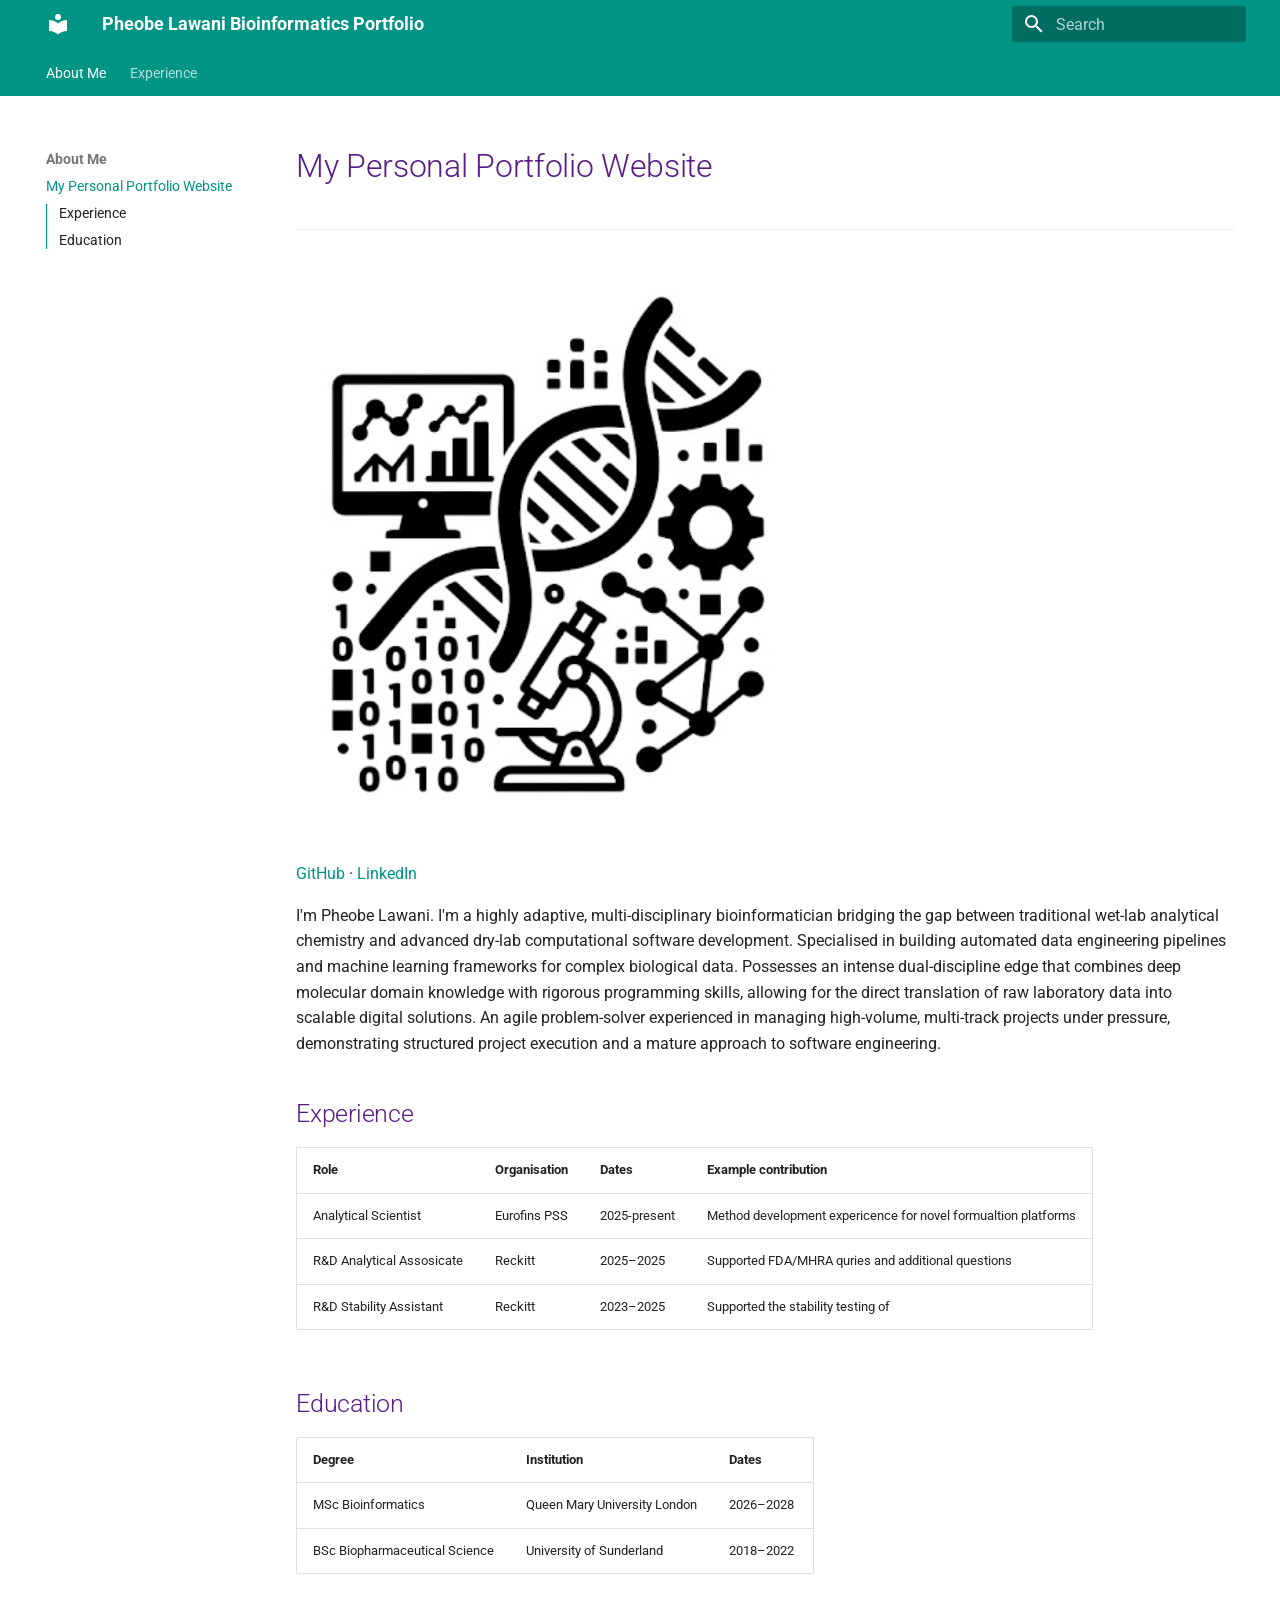
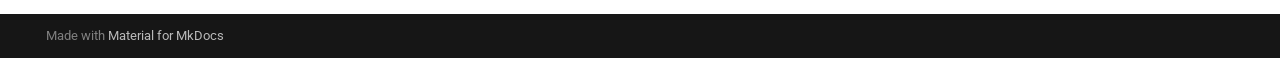
<file: index.html>
<!doctype html>
<html lang="en" class="no-js">
  <head>
    
      <meta charset="utf-8">
      <meta name="viewport" content="width=device-width,initial-scale=1">
      
      
      
      
      
        <link rel="next" href="experience/Unix_and_Genomics/">
      
      
        
      
      
      <link rel="icon" href="assets/images/favicon.png">
      <meta name="generator" content="mkdocs-1.6.1, mkdocs-material-9.7.7">
    
    
      
        <title>My Personal Portfolio Website - Pheobe Lawani Bioinformatics Portfolio</title>
      
    
    
      <link rel="stylesheet" href="assets/stylesheets/main.ec1eaa64.min.css">
      
        
        <link rel="stylesheet" href="assets/stylesheets/palette.ab4e12ef.min.css">
      
      


    
    
      
    
    
      
        
        
        <link rel="preconnect" href="https://fonts.gstatic.com" crossorigin>
        <link rel="stylesheet" href="https://fonts.googleapis.com/css?family=Roboto:300,300i,400,400i,700,700i%7CRoboto+Mono:400,400i,700,700i&display=fallback">
        <style>:root{--md-text-font:"Roboto";--md-code-font:"Roboto Mono"}</style>
      
    
    
      <link rel="stylesheet" href="stylesheets/extra.css">
    
    <script>__md_scope=new URL(".",location),__md_hash=e=>[...e].reduce(((e,_)=>(e<<5)-e+_.charCodeAt(0)),0),__md_get=(e,_=localStorage,t=__md_scope)=>JSON.parse(_.getItem(t.pathname+"."+e)),__md_set=(e,_,t=localStorage,a=__md_scope)=>{try{t.setItem(a.pathname+"."+e,JSON.stringify(_))}catch(e){}}</script>
    
      

    
    
  </head>
  
  
    
    
    
    
    
    <body dir="ltr" data-md-color-scheme="default" data-md-color-primary="teal" data-md-color-accent="indigo">
  
    
    <input class="md-toggle" data-md-toggle="drawer" type="checkbox" id="__drawer" autocomplete="off">
    <input class="md-toggle" data-md-toggle="search" type="checkbox" id="__search" autocomplete="off">
    <label class="md-overlay" for="__drawer"></label>
    <div data-md-component="skip">
      
        
        <a href="#my-personal-portfolio-website" class="md-skip">
          Skip to content
        </a>
      
    </div>
    <div data-md-component="announce">
      
    </div>
    
    
      

<header class="md-header" data-md-component="header">
  <nav class="md-header__inner md-grid" aria-label="Header">
    <a href="." title="Pheobe Lawani Bioinformatics Portfolio" class="md-header__button md-logo" aria-label="Pheobe Lawani Bioinformatics Portfolio" data-md-component="logo">
      
  
  <svg xmlns="http://www.w3.org/2000/svg" viewBox="0 0 24 24"><path d="M12 8a3 3 0 0 0 3-3 3 3 0 0 0-3-3 3 3 0 0 0-3 3 3 3 0 0 0 3 3m0 3.54C9.64 9.35 6.5 8 3 8v11c3.5 0 6.64 1.35 9 3.54 2.36-2.19 5.5-3.54 9-3.54V8c-3.5 0-6.64 1.35-9 3.54"/></svg>

    </a>
    <label class="md-header__button md-icon" for="__drawer">
      
      <svg xmlns="http://www.w3.org/2000/svg" viewBox="0 0 24 24"><path d="M3 6h18v2H3zm0 5h18v2H3zm0 5h18v2H3z"/></svg>
    </label>
    <div class="md-header__title" data-md-component="header-title">
      <div class="md-header__ellipsis">
        <div class="md-header__topic">
          <span class="md-ellipsis">
            Pheobe Lawani Bioinformatics Portfolio
          </span>
        </div>
        <div class="md-header__topic" data-md-component="header-topic">
          <span class="md-ellipsis">
            
              My Personal Portfolio Website
            
          </span>
        </div>
      </div>
    </div>
    
      
    
    
    
    
      
      
        <label class="md-header__button md-icon" for="__search">
          
          <svg xmlns="http://www.w3.org/2000/svg" viewBox="0 0 24 24"><path d="M9.5 3A6.5 6.5 0 0 1 16 9.5c0 1.61-.59 3.09-1.56 4.23l.27.27h.79l5 5-1.5 1.5-5-5v-.79l-.27-.27A6.52 6.52 0 0 1 9.5 16 6.5 6.5 0 0 1 3 9.5 6.5 6.5 0 0 1 9.5 3m0 2C7 5 5 7 5 9.5S7 14 9.5 14 14 12 14 9.5 12 5 9.5 5"/></svg>
        </label>
        <div class="md-search" data-md-component="search" role="dialog">
  <label class="md-search__overlay" for="__search"></label>
  <div class="md-search__inner" role="search">
    <form class="md-search__form" name="search">
      <input type="text" class="md-search__input" name="query" aria-label="Search" placeholder="Search" autocapitalize="off" autocorrect="off" autocomplete="off" spellcheck="false" data-md-component="search-query" required>
      <label class="md-search__icon md-icon" for="__search">
        
        <svg xmlns="http://www.w3.org/2000/svg" viewBox="0 0 24 24"><path d="M9.5 3A6.5 6.5 0 0 1 16 9.5c0 1.61-.59 3.09-1.56 4.23l.27.27h.79l5 5-1.5 1.5-5-5v-.79l-.27-.27A6.52 6.52 0 0 1 9.5 16 6.5 6.5 0 0 1 3 9.5 6.5 6.5 0 0 1 9.5 3m0 2C7 5 5 7 5 9.5S7 14 9.5 14 14 12 14 9.5 12 5 9.5 5"/></svg>
        
        <svg xmlns="http://www.w3.org/2000/svg" viewBox="0 0 24 24"><path d="M20 11v2H8l5.5 5.5-1.42 1.42L4.16 12l7.92-7.92L13.5 5.5 8 11z"/></svg>
      </label>
      <nav class="md-search__options" aria-label="Search">
        
        <button type="reset" class="md-search__icon md-icon" title="Clear" aria-label="Clear" tabindex="-1">
          
          <svg xmlns="http://www.w3.org/2000/svg" viewBox="0 0 24 24"><path d="M19 6.41 17.59 5 12 10.59 6.41 5 5 6.41 10.59 12 5 17.59 6.41 19 12 13.41 17.59 19 19 17.59 13.41 12z"/></svg>
        </button>
      </nav>
      
    </form>
    <div class="md-search__output">
      <div class="md-search__scrollwrap" tabindex="0" data-md-scrollfix>
        <div class="md-search-result" data-md-component="search-result">
          <div class="md-search-result__meta">
            Initializing search
          </div>
          <ol class="md-search-result__list" role="presentation"></ol>
        </div>
      </div>
    </div>
  </div>
</div>
      
    
    
  </nav>
  
</header>
    
    <div class="md-container" data-md-component="container">
      
      
        
          
            
<nav class="md-tabs" aria-label="Tabs" data-md-component="tabs">
  <div class="md-grid">
    <ul class="md-tabs__list">
      
        
  
  
  
    
  
  
    
    
      <li class="md-tabs__item md-tabs__item--active">
        <a href="." class="md-tabs__link">
          
  
  
  About Me

        </a>
      </li>
    
  

      
        
  
  
  
  
    
    
      <li class="md-tabs__item">
        <a href="experience/Unix_and_Genomics/" class="md-tabs__link">
          
  
  
  Experience

        </a>
      </li>
    
  

      
    </ul>
  </div>
</nav>
          
        
      
      <main class="md-main" data-md-component="main">
        <div class="md-main__inner md-grid">
          
            
              
              <div class="md-sidebar md-sidebar--primary" data-md-component="sidebar" data-md-type="navigation" >
                <div class="md-sidebar__scrollwrap">
                  <div class="md-sidebar__inner">
                    


  


  

<nav class="md-nav md-nav--primary md-nav--lifted md-nav--integrated" aria-label="Navigation" data-md-level="0">
  <label class="md-nav__title" for="__drawer">
    <a href="." title="Pheobe Lawani Bioinformatics Portfolio" class="md-nav__button md-logo" aria-label="Pheobe Lawani Bioinformatics Portfolio" data-md-component="logo">
      
  
  <svg xmlns="http://www.w3.org/2000/svg" viewBox="0 0 24 24"><path d="M12 8a3 3 0 0 0 3-3 3 3 0 0 0-3-3 3 3 0 0 0-3 3 3 3 0 0 0 3 3m0 3.54C9.64 9.35 6.5 8 3 8v11c3.5 0 6.64 1.35 9 3.54 2.36-2.19 5.5-3.54 9-3.54V8c-3.5 0-6.64 1.35-9 3.54"/></svg>

    </a>
    Pheobe Lawani Bioinformatics Portfolio
  </label>
  
  <ul class="md-nav__list" data-md-scrollfix>
    
      
      
  
  
    
  
  
  
    
    
    
    
      
        
        
      
      
    
    
    <li class="md-nav__item md-nav__item--active md-nav__item--section md-nav__item--nested">
      
        
        
        <input class="md-nav__toggle md-toggle " type="checkbox" id="__nav_1" checked>
        
          
          <label class="md-nav__link" for="__nav_1" id="__nav_1_label" tabindex="">
            
  
  
  <span class="md-ellipsis">
    
  
    About Me
  

    
  </span>
  
  

            <span class="md-nav__icon md-icon"></span>
          </label>
        
        <nav class="md-nav" data-md-level="1" aria-labelledby="__nav_1_label" aria-expanded="true">
          <label class="md-nav__title" for="__nav_1">
            <span class="md-nav__icon md-icon"></span>
            
  
    About Me
  

          </label>
          <ul class="md-nav__list" data-md-scrollfix>
            
              
                
  
  
    
  
  
  
    <li class="md-nav__item md-nav__item--active">
      
      <input class="md-nav__toggle md-toggle" type="checkbox" id="__toc">
      
      
        
      
      
        <label class="md-nav__link md-nav__link--active" for="__toc">
          
  
  
  <span class="md-ellipsis">
    
  
    My Personal Portfolio Website
  

    
  </span>
  
  

          <span class="md-nav__icon md-icon"></span>
        </label>
      
      <a href="." class="md-nav__link md-nav__link--active">
        
  
  
  <span class="md-ellipsis">
    
  
    My Personal Portfolio Website
  

    
  </span>
  
  

      </a>
      
        

<nav class="md-nav md-nav--secondary" aria-label="Table of contents">
  
  
  
    
  
  
    <label class="md-nav__title" for="__toc">
      <span class="md-nav__icon md-icon"></span>
      Table of contents
    </label>
    <ul class="md-nav__list" data-md-component="toc" data-md-scrollfix>
      
        <li class="md-nav__item">
  <a href="#experience" class="md-nav__link">
    <span class="md-ellipsis">
      
        Experience
      
    </span>
  </a>
  
</li>
      
        <li class="md-nav__item">
  <a href="#education" class="md-nav__link">
    <span class="md-ellipsis">
      
        Education
      
    </span>
  </a>
  
</li>
      
    </ul>
  
</nav>
      
    </li>
  

              
            
          </ul>
        </nav>
      
    </li>
  

    
      
      
  
  
  
  
    
    
    
    
      
      
    
    
    <li class="md-nav__item md-nav__item--nested">
      
        
        
        <input class="md-nav__toggle md-toggle " type="checkbox" id="__nav_2" >
        
          
          <label class="md-nav__link" for="__nav_2" id="__nav_2_label" tabindex="0">
            
  
  
  <span class="md-ellipsis">
    
  
    Experience
  

    
  </span>
  
  

            <span class="md-nav__icon md-icon"></span>
          </label>
        
        <nav class="md-nav" data-md-level="1" aria-labelledby="__nav_2_label" aria-expanded="false">
          <label class="md-nav__title" for="__nav_2">
            <span class="md-nav__icon md-icon"></span>
            
  
    Experience
  

          </label>
          <ul class="md-nav__list" data-md-scrollfix>
            
              
                
  
  
  
  
    <li class="md-nav__item">
      <a href="experience/Unix_and_Genomics/" class="md-nav__link">
        
  
  
  <span class="md-ellipsis">
    
  
    Unix & Genomics
  

    
  </span>
  
  

      </a>
    </li>
  

              
            
              
                
  
  
  
  
    <li class="md-nav__item">
      <a href="experience/Analytical_Science_Experience/" class="md-nav__link">
        
  
  
  <span class="md-ellipsis">
    
  
    Analyical Science Experience
  

    
  </span>
  
  

      </a>
    </li>
  

              
            
          </ul>
        </nav>
      
    </li>
  

    
  </ul>
</nav>
                  </div>
                </div>
              </div>
            
            
          
          
            <div class="md-content" data-md-component="content">
              
              <article class="md-content__inner md-typeset">
                
                  



<h1 id="my-personal-portfolio-website">My Personal Portfolio Website</h1>
<hr />
<p><img alt="Placeholder portrait" src="img/Placeholder.png" /></p>
<p><a href="https://github.com/PheobeL1209">GitHub</a> · <a href="https://www.linkedin.com/in/phoebe-lawani-908ba921b/">LinkedIn</a></p>
<p>I'm Pheobe Lawani. I'm a highly adaptive, multi-disciplinary bioinformatician bridging the gap between traditional wet-lab analytical chemistry and advanced dry-lab computational software development. Specialised in building automated data engineering pipelines and machine learning frameworks for complex biological data. Possesses an intense dual-discipline edge that combines deep molecular domain knowledge with rigorous programming skills, allowing for the direct translation of raw laboratory data into scalable digital solutions. An agile problem-solver experienced in managing high-volume, multi-track projects under pressure, demonstrating structured project execution and a mature approach to software engineering.</p>
<h2 id="experience">Experience</h2>
<table>
<thead>
<tr>
<th>Role</th>
<th>Organisation</th>
<th>Dates</th>
<th>Example contribution</th>
</tr>
</thead>
<tbody>
<tr>
<td>Analytical Scientist</td>
<td>Eurofins PSS</td>
<td>2025-present</td>
<td>Method development expericence for novel formualtion platforms</td>
</tr>
<tr>
<td>R&amp;D Analytical Assosicate</td>
<td>Reckitt</td>
<td>2025–2025</td>
<td>Supported FDA/MHRA quries and additional questions</td>
</tr>
<tr>
<td>R&amp;D Stability Assistant</td>
<td>Reckitt</td>
<td>2023–2025</td>
<td>Supported the stability testing of</td>
</tr>
</tbody>
</table>
<h2 id="education">Education</h2>
<table>
<thead>
<tr>
<th>Degree</th>
<th>Institution</th>
<th>Dates</th>
</tr>
</thead>
<tbody>
<tr>
<td>MSc Bioinformatics</td>
<td>Queen Mary University London</td>
<td>2026–2028</td>
</tr>
<tr>
<td>BSc Biopharmaceutical Science</td>
<td>University of Sunderland</td>
<td>2018–2022</td>
</tr>
</tbody>
</table>












                
              </article>
            </div>
          
          
<script>var target=document.getElementById(location.hash.slice(1));target&&target.name&&(target.checked=target.name.startsWith("__tabbed_"))</script>
        </div>
        
      </main>
      
        <footer class="md-footer">
  
  <div class="md-footer-meta md-typeset">
    <div class="md-footer-meta__inner md-grid">
      <div class="md-copyright">
  
  
    Made with
    <a href="https://squidfunk.github.io/mkdocs-material/" target="_blank" rel="noopener">
      Material for MkDocs
    </a>
  
</div>
      
    </div>
  </div>
</footer>
      
    </div>
    <div class="md-dialog" data-md-component="dialog">
      <div class="md-dialog__inner md-typeset"></div>
    </div>
    
    
    
      
      
      <script id="__config" type="application/json">{"annotate": null, "base": ".", "features": ["content.tooltips", "navigation.instant", "navigation.tabs", "toc.integrate"], "search": "assets/javascripts/workers/search.2c215733.min.js", "tags": null, "translations": {"clipboard.copied": "Copied to clipboard", "clipboard.copy": "Copy to clipboard", "search.result.more.one": "1 more on this page", "search.result.more.other": "# more on this page", "search.result.none": "No matching documents", "search.result.one": "1 matching document", "search.result.other": "# matching documents", "search.result.placeholder": "Type to start searching", "search.result.term.missing": "Missing", "select.version": "Select version"}, "version": null}</script>
    
    
      <script src="assets/javascripts/bundle.d7400e89.min.js"></script>
      
    
  </body>
</html>
</file>
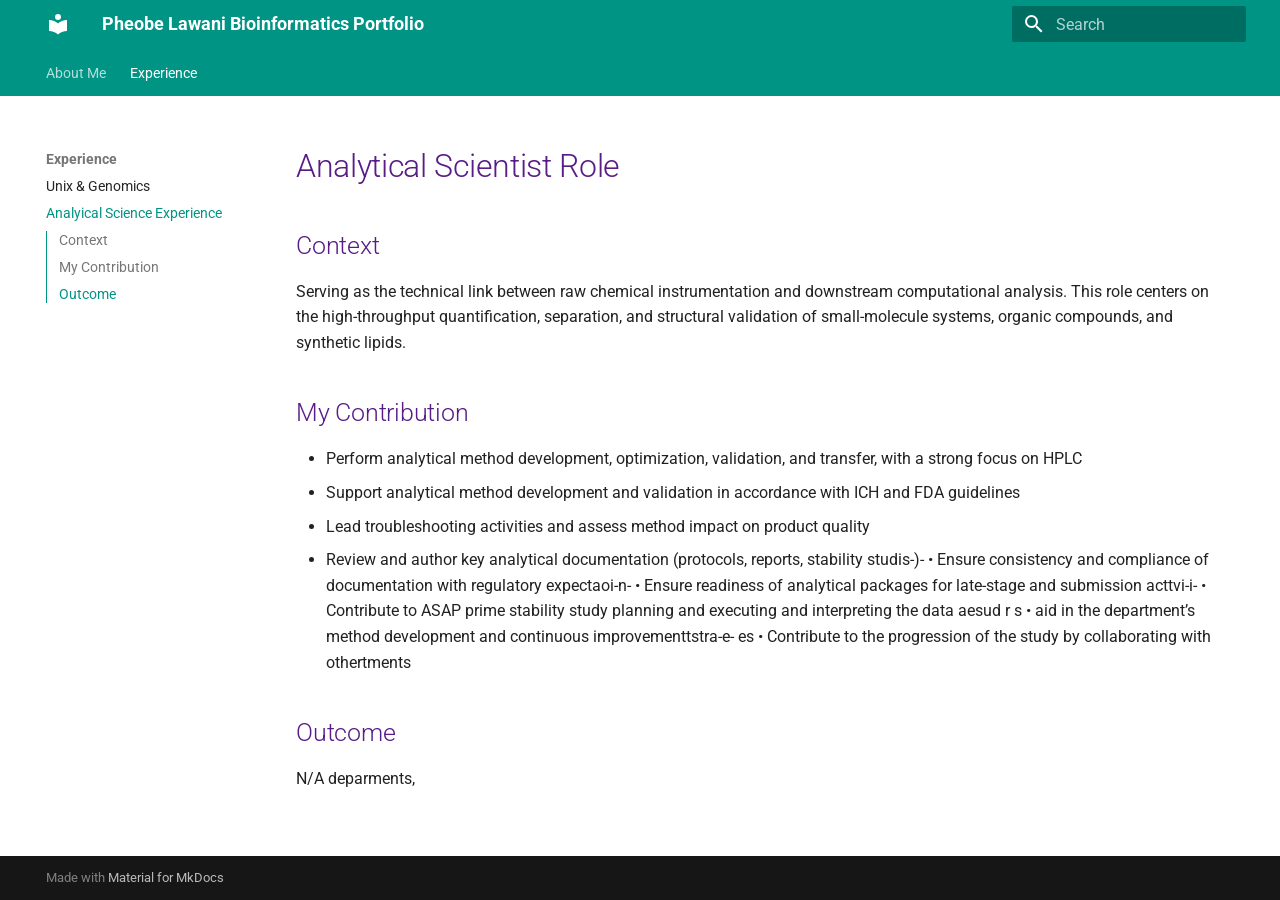
<file: experience/Analytical_Science_Experience/index.html>
<!doctype html>
<html lang="en" class="no-js">
  <head>
    
      <meta charset="utf-8">
      <meta name="viewport" content="width=device-width,initial-scale=1">
      
      
      
      
        <link rel="prev" href="../Unix_and_Genomics/">
      
      
      
        
      
      
      <link rel="icon" href="../../assets/images/favicon.png">
      <meta name="generator" content="mkdocs-1.6.1, mkdocs-material-9.7.7">
    
    
      
        <title>Analyical Science Experience - Pheobe Lawani Bioinformatics Portfolio</title>
      
    
    
      <link rel="stylesheet" href="../../assets/stylesheets/main.ec1eaa64.min.css">
      
        
        <link rel="stylesheet" href="../../assets/stylesheets/palette.ab4e12ef.min.css">
      
      


    
    
      
    
    
      
        
        
        <link rel="preconnect" href="https://fonts.gstatic.com" crossorigin>
        <link rel="stylesheet" href="https://fonts.googleapis.com/css?family=Roboto:300,300i,400,400i,700,700i%7CRoboto+Mono:400,400i,700,700i&display=fallback">
        <style>:root{--md-text-font:"Roboto";--md-code-font:"Roboto Mono"}</style>
      
    
    
      <link rel="stylesheet" href="../../stylesheets/extra.css">
    
    <script>__md_scope=new URL("../..",location),__md_hash=e=>[...e].reduce(((e,_)=>(e<<5)-e+_.charCodeAt(0)),0),__md_get=(e,_=localStorage,t=__md_scope)=>JSON.parse(_.getItem(t.pathname+"."+e)),__md_set=(e,_,t=localStorage,a=__md_scope)=>{try{t.setItem(a.pathname+"."+e,JSON.stringify(_))}catch(e){}}</script>
    
      

    
    
  </head>
  
  
    
    
    
    
    
    <body dir="ltr" data-md-color-scheme="default" data-md-color-primary="teal" data-md-color-accent="indigo">
  
    
    <input class="md-toggle" data-md-toggle="drawer" type="checkbox" id="__drawer" autocomplete="off">
    <input class="md-toggle" data-md-toggle="search" type="checkbox" id="__search" autocomplete="off">
    <label class="md-overlay" for="__drawer"></label>
    <div data-md-component="skip">
      
        
        <a href="#analytical-scientist-role" class="md-skip">
          Skip to content
        </a>
      
    </div>
    <div data-md-component="announce">
      
    </div>
    
    
      

<header class="md-header" data-md-component="header">
  <nav class="md-header__inner md-grid" aria-label="Header">
    <a href="../.." title="Pheobe Lawani Bioinformatics Portfolio" class="md-header__button md-logo" aria-label="Pheobe Lawani Bioinformatics Portfolio" data-md-component="logo">
      
  
  <svg xmlns="http://www.w3.org/2000/svg" viewBox="0 0 24 24"><path d="M12 8a3 3 0 0 0 3-3 3 3 0 0 0-3-3 3 3 0 0 0-3 3 3 3 0 0 0 3 3m0 3.54C9.64 9.35 6.5 8 3 8v11c3.5 0 6.64 1.35 9 3.54 2.36-2.19 5.5-3.54 9-3.54V8c-3.5 0-6.64 1.35-9 3.54"/></svg>

    </a>
    <label class="md-header__button md-icon" for="__drawer">
      
      <svg xmlns="http://www.w3.org/2000/svg" viewBox="0 0 24 24"><path d="M3 6h18v2H3zm0 5h18v2H3zm0 5h18v2H3z"/></svg>
    </label>
    <div class="md-header__title" data-md-component="header-title">
      <div class="md-header__ellipsis">
        <div class="md-header__topic">
          <span class="md-ellipsis">
            Pheobe Lawani Bioinformatics Portfolio
          </span>
        </div>
        <div class="md-header__topic" data-md-component="header-topic">
          <span class="md-ellipsis">
            
              Analyical Science Experience
            
          </span>
        </div>
      </div>
    </div>
    
      
    
    
    
    
      
      
        <label class="md-header__button md-icon" for="__search">
          
          <svg xmlns="http://www.w3.org/2000/svg" viewBox="0 0 24 24"><path d="M9.5 3A6.5 6.5 0 0 1 16 9.5c0 1.61-.59 3.09-1.56 4.23l.27.27h.79l5 5-1.5 1.5-5-5v-.79l-.27-.27A6.52 6.52 0 0 1 9.5 16 6.5 6.5 0 0 1 3 9.5 6.5 6.5 0 0 1 9.5 3m0 2C7 5 5 7 5 9.5S7 14 9.5 14 14 12 14 9.5 12 5 9.5 5"/></svg>
        </label>
        <div class="md-search" data-md-component="search" role="dialog">
  <label class="md-search__overlay" for="__search"></label>
  <div class="md-search__inner" role="search">
    <form class="md-search__form" name="search">
      <input type="text" class="md-search__input" name="query" aria-label="Search" placeholder="Search" autocapitalize="off" autocorrect="off" autocomplete="off" spellcheck="false" data-md-component="search-query" required>
      <label class="md-search__icon md-icon" for="__search">
        
        <svg xmlns="http://www.w3.org/2000/svg" viewBox="0 0 24 24"><path d="M9.5 3A6.5 6.5 0 0 1 16 9.5c0 1.61-.59 3.09-1.56 4.23l.27.27h.79l5 5-1.5 1.5-5-5v-.79l-.27-.27A6.52 6.52 0 0 1 9.5 16 6.5 6.5 0 0 1 3 9.5 6.5 6.5 0 0 1 9.5 3m0 2C7 5 5 7 5 9.5S7 14 9.5 14 14 12 14 9.5 12 5 9.5 5"/></svg>
        
        <svg xmlns="http://www.w3.org/2000/svg" viewBox="0 0 24 24"><path d="M20 11v2H8l5.5 5.5-1.42 1.42L4.16 12l7.92-7.92L13.5 5.5 8 11z"/></svg>
      </label>
      <nav class="md-search__options" aria-label="Search">
        
        <button type="reset" class="md-search__icon md-icon" title="Clear" aria-label="Clear" tabindex="-1">
          
          <svg xmlns="http://www.w3.org/2000/svg" viewBox="0 0 24 24"><path d="M19 6.41 17.59 5 12 10.59 6.41 5 5 6.41 10.59 12 5 17.59 6.41 19 12 13.41 17.59 19 19 17.59 13.41 12z"/></svg>
        </button>
      </nav>
      
    </form>
    <div class="md-search__output">
      <div class="md-search__scrollwrap" tabindex="0" data-md-scrollfix>
        <div class="md-search-result" data-md-component="search-result">
          <div class="md-search-result__meta">
            Initializing search
          </div>
          <ol class="md-search-result__list" role="presentation"></ol>
        </div>
      </div>
    </div>
  </div>
</div>
      
    
    
  </nav>
  
</header>
    
    <div class="md-container" data-md-component="container">
      
      
        
          
            
<nav class="md-tabs" aria-label="Tabs" data-md-component="tabs">
  <div class="md-grid">
    <ul class="md-tabs__list">
      
        
  
  
  
  
    
    
      <li class="md-tabs__item">
        <a href="../.." class="md-tabs__link">
          
  
  
  About Me

        </a>
      </li>
    
  

      
        
  
  
  
    
  
  
    
    
      <li class="md-tabs__item md-tabs__item--active">
        <a href="../Unix_and_Genomics/" class="md-tabs__link">
          
  
  
  Experience

        </a>
      </li>
    
  

      
    </ul>
  </div>
</nav>
          
        
      
      <main class="md-main" data-md-component="main">
        <div class="md-main__inner md-grid">
          
            
              
              <div class="md-sidebar md-sidebar--primary" data-md-component="sidebar" data-md-type="navigation" >
                <div class="md-sidebar__scrollwrap">
                  <div class="md-sidebar__inner">
                    


  


  

<nav class="md-nav md-nav--primary md-nav--lifted md-nav--integrated" aria-label="Navigation" data-md-level="0">
  <label class="md-nav__title" for="__drawer">
    <a href="../.." title="Pheobe Lawani Bioinformatics Portfolio" class="md-nav__button md-logo" aria-label="Pheobe Lawani Bioinformatics Portfolio" data-md-component="logo">
      
  
  <svg xmlns="http://www.w3.org/2000/svg" viewBox="0 0 24 24"><path d="M12 8a3 3 0 0 0 3-3 3 3 0 0 0-3-3 3 3 0 0 0-3 3 3 3 0 0 0 3 3m0 3.54C9.64 9.35 6.5 8 3 8v11c3.5 0 6.64 1.35 9 3.54 2.36-2.19 5.5-3.54 9-3.54V8c-3.5 0-6.64 1.35-9 3.54"/></svg>

    </a>
    Pheobe Lawani Bioinformatics Portfolio
  </label>
  
  <ul class="md-nav__list" data-md-scrollfix>
    
      
      
  
  
  
  
    
    
    
    
      
      
    
    
    <li class="md-nav__item md-nav__item--nested">
      
        
        
        <input class="md-nav__toggle md-toggle " type="checkbox" id="__nav_1" >
        
          
          <label class="md-nav__link" for="__nav_1" id="__nav_1_label" tabindex="0">
            
  
  
  <span class="md-ellipsis">
    
  
    About Me
  

    
  </span>
  
  

            <span class="md-nav__icon md-icon"></span>
          </label>
        
        <nav class="md-nav" data-md-level="1" aria-labelledby="__nav_1_label" aria-expanded="false">
          <label class="md-nav__title" for="__nav_1">
            <span class="md-nav__icon md-icon"></span>
            
  
    About Me
  

          </label>
          <ul class="md-nav__list" data-md-scrollfix>
            
              
                
  
  
  
  
    <li class="md-nav__item">
      <a href="../.." class="md-nav__link">
        
  
  
  <span class="md-ellipsis">
    
  
    My Personal Portfolio Website
  

    
  </span>
  
  

      </a>
    </li>
  

              
            
          </ul>
        </nav>
      
    </li>
  

    
      
      
  
  
    
  
  
  
    
    
    
    
      
        
        
      
      
    
    
    <li class="md-nav__item md-nav__item--active md-nav__item--section md-nav__item--nested">
      
        
        
        <input class="md-nav__toggle md-toggle " type="checkbox" id="__nav_2" checked>
        
          
          <label class="md-nav__link" for="__nav_2" id="__nav_2_label" tabindex="">
            
  
  
  <span class="md-ellipsis">
    
  
    Experience
  

    
  </span>
  
  

            <span class="md-nav__icon md-icon"></span>
          </label>
        
        <nav class="md-nav" data-md-level="1" aria-labelledby="__nav_2_label" aria-expanded="true">
          <label class="md-nav__title" for="__nav_2">
            <span class="md-nav__icon md-icon"></span>
            
  
    Experience
  

          </label>
          <ul class="md-nav__list" data-md-scrollfix>
            
              
                
  
  
  
  
    <li class="md-nav__item">
      <a href="../Unix_and_Genomics/" class="md-nav__link">
        
  
  
  <span class="md-ellipsis">
    
  
    Unix & Genomics
  

    
  </span>
  
  

      </a>
    </li>
  

              
            
              
                
  
  
    
  
  
  
    <li class="md-nav__item md-nav__item--active">
      
      <input class="md-nav__toggle md-toggle" type="checkbox" id="__toc">
      
      
        
      
      
        <label class="md-nav__link md-nav__link--active" for="__toc">
          
  
  
  <span class="md-ellipsis">
    
  
    Analyical Science Experience
  

    
  </span>
  
  

          <span class="md-nav__icon md-icon"></span>
        </label>
      
      <a href="./" class="md-nav__link md-nav__link--active">
        
  
  
  <span class="md-ellipsis">
    
  
    Analyical Science Experience
  

    
  </span>
  
  

      </a>
      
        

<nav class="md-nav md-nav--secondary" aria-label="Table of contents">
  
  
  
    
  
  
    <label class="md-nav__title" for="__toc">
      <span class="md-nav__icon md-icon"></span>
      Table of contents
    </label>
    <ul class="md-nav__list" data-md-component="toc" data-md-scrollfix>
      
        <li class="md-nav__item">
  <a href="#context" class="md-nav__link">
    <span class="md-ellipsis">
      
        Context
      
    </span>
  </a>
  
</li>
      
        <li class="md-nav__item">
  <a href="#my-contribution" class="md-nav__link">
    <span class="md-ellipsis">
      
        My Contribution
      
    </span>
  </a>
  
</li>
      
        <li class="md-nav__item">
  <a href="#outcome" class="md-nav__link">
    <span class="md-ellipsis">
      
        Outcome
      
    </span>
  </a>
  
</li>
      
    </ul>
  
</nav>
      
    </li>
  

              
            
          </ul>
        </nav>
      
    </li>
  

    
  </ul>
</nav>
                  </div>
                </div>
              </div>
            
            
          
          
            <div class="md-content" data-md-component="content">
              
              <article class="md-content__inner md-typeset">
                
                  



<h1 id="analytical-scientist-role">Analytical Scientist Role</h1>
<h2 id="context">Context</h2>
<p>Serving as the technical link between raw chemical instrumentation and downstream computational analysis. This role centers on the high-throughput quantification, separation, and structural validation of small-molecule systems, organic compounds, and synthetic lipids.</p>
<h2 id="my-contribution">My Contribution</h2>
<ul>
<li>Perform analytical method development, optimization, validation, and transfer, with a strong focus on HPLC </li>
<li>Support analytical method development and validation in accordance with ICH and FDA guidelines</li>
<li>Lead troubleshooting activities and assess method impact on product quality</li>
<li>Review and author key analytical documentation (protocols, reports, stability studis-)- •   Ensure consistency and compliance of documentation with regulatory expectaoi-n- 
•   Ensure readiness of analytical packages for late-stage and submission acttvi-i- 
•   Contribute to ASAP prime stability study planning and executing and interpreting the data aesud r s
•   aid in the department’s method development and continuous improvementtstra-e- es
•   Contribute to the progression of the study by collaborating with othertments</li>
</ul>
<h2 id="outcome">Outcome</h2>
<p>N/A deparments, </p>












                
              </article>
            </div>
          
          
<script>var target=document.getElementById(location.hash.slice(1));target&&target.name&&(target.checked=target.name.startsWith("__tabbed_"))</script>
        </div>
        
      </main>
      
        <footer class="md-footer">
  
  <div class="md-footer-meta md-typeset">
    <div class="md-footer-meta__inner md-grid">
      <div class="md-copyright">
  
  
    Made with
    <a href="https://squidfunk.github.io/mkdocs-material/" target="_blank" rel="noopener">
      Material for MkDocs
    </a>
  
</div>
      
    </div>
  </div>
</footer>
      
    </div>
    <div class="md-dialog" data-md-component="dialog">
      <div class="md-dialog__inner md-typeset"></div>
    </div>
    
    
    
      
      
      <script id="__config" type="application/json">{"annotate": null, "base": "../..", "features": ["content.tooltips", "navigation.instant", "navigation.tabs", "toc.integrate"], "search": "../../assets/javascripts/workers/search.2c215733.min.js", "tags": null, "translations": {"clipboard.copied": "Copied to clipboard", "clipboard.copy": "Copy to clipboard", "search.result.more.one": "1 more on this page", "search.result.more.other": "# more on this page", "search.result.none": "No matching documents", "search.result.one": "1 matching document", "search.result.other": "# matching documents", "search.result.placeholder": "Type to start searching", "search.result.term.missing": "Missing", "select.version": "Select version"}, "version": null}</script>
    
    
      <script src="../../assets/javascripts/bundle.d7400e89.min.js"></script>
      
    
  </body>
</html>
</file>
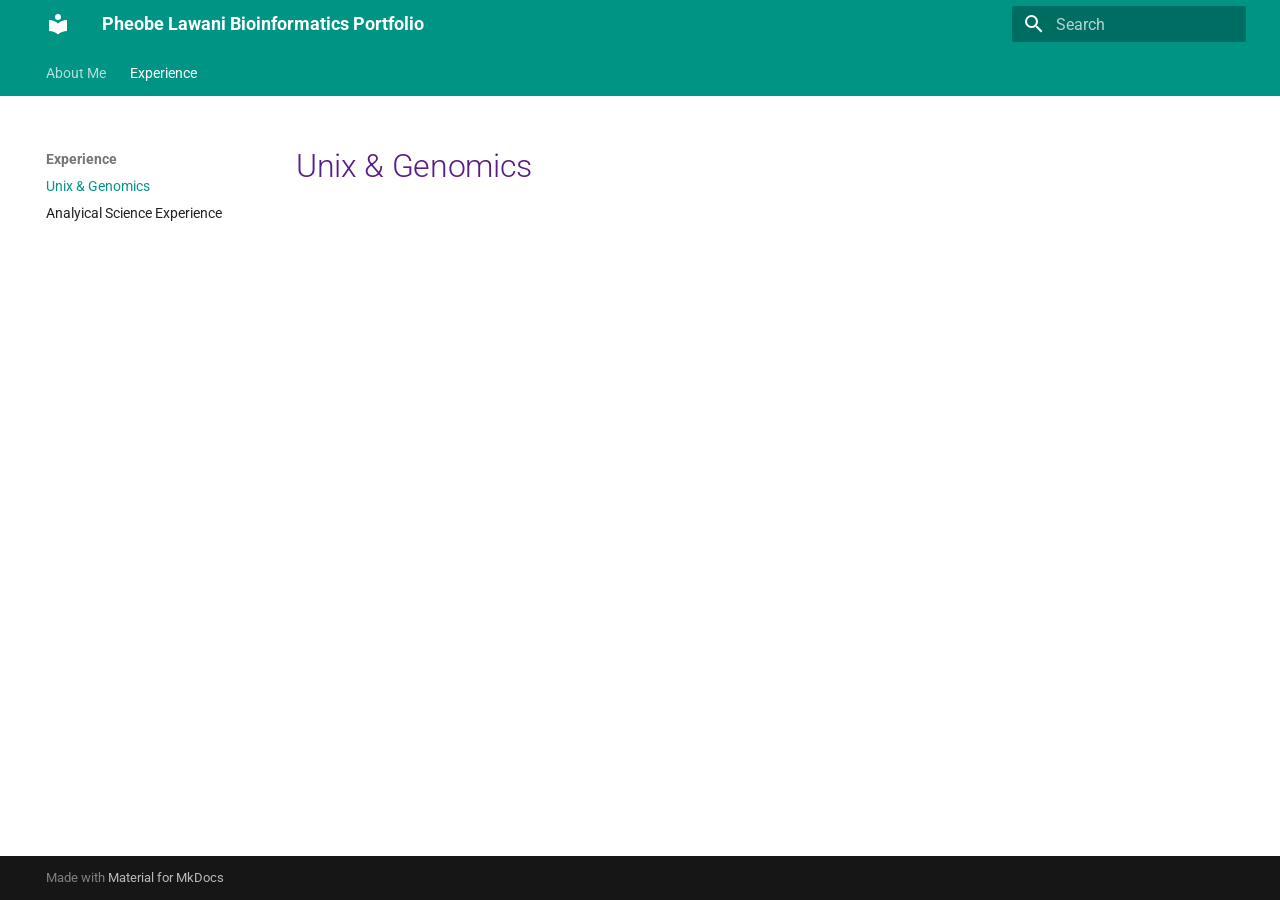
<file: experience/Unix_and_Genomics/index.html>
<!doctype html>
<html lang="en" class="no-js">
  <head>
    
      <meta charset="utf-8">
      <meta name="viewport" content="width=device-width,initial-scale=1">
      
      
      
      
        <link rel="prev" href="../..">
      
      
        <link rel="next" href="../Analytical_Science_Experience/">
      
      
        
      
      
      <link rel="icon" href="../../assets/images/favicon.png">
      <meta name="generator" content="mkdocs-1.6.1, mkdocs-material-9.7.7">
    
    
      
        <title>Unix & Genomics - Pheobe Lawani Bioinformatics Portfolio</title>
      
    
    
      <link rel="stylesheet" href="../../assets/stylesheets/main.ec1eaa64.min.css">
      
        
        <link rel="stylesheet" href="../../assets/stylesheets/palette.ab4e12ef.min.css">
      
      


    
    
      
    
    
      
        
        
        <link rel="preconnect" href="https://fonts.gstatic.com" crossorigin>
        <link rel="stylesheet" href="https://fonts.googleapis.com/css?family=Roboto:300,300i,400,400i,700,700i%7CRoboto+Mono:400,400i,700,700i&display=fallback">
        <style>:root{--md-text-font:"Roboto";--md-code-font:"Roboto Mono"}</style>
      
    
    
      <link rel="stylesheet" href="../../stylesheets/extra.css">
    
    <script>__md_scope=new URL("../..",location),__md_hash=e=>[...e].reduce(((e,_)=>(e<<5)-e+_.charCodeAt(0)),0),__md_get=(e,_=localStorage,t=__md_scope)=>JSON.parse(_.getItem(t.pathname+"."+e)),__md_set=(e,_,t=localStorage,a=__md_scope)=>{try{t.setItem(a.pathname+"."+e,JSON.stringify(_))}catch(e){}}</script>
    
      

    
    
  </head>
  
  
    
    
    
    
    
    <body dir="ltr" data-md-color-scheme="default" data-md-color-primary="teal" data-md-color-accent="indigo">
  
    
    <input class="md-toggle" data-md-toggle="drawer" type="checkbox" id="__drawer" autocomplete="off">
    <input class="md-toggle" data-md-toggle="search" type="checkbox" id="__search" autocomplete="off">
    <label class="md-overlay" for="__drawer"></label>
    <div data-md-component="skip">
      
        
        <a href="#unix-genomics" class="md-skip">
          Skip to content
        </a>
      
    </div>
    <div data-md-component="announce">
      
    </div>
    
    
      

<header class="md-header" data-md-component="header">
  <nav class="md-header__inner md-grid" aria-label="Header">
    <a href="../.." title="Pheobe Lawani Bioinformatics Portfolio" class="md-header__button md-logo" aria-label="Pheobe Lawani Bioinformatics Portfolio" data-md-component="logo">
      
  
  <svg xmlns="http://www.w3.org/2000/svg" viewBox="0 0 24 24"><path d="M12 8a3 3 0 0 0 3-3 3 3 0 0 0-3-3 3 3 0 0 0-3 3 3 3 0 0 0 3 3m0 3.54C9.64 9.35 6.5 8 3 8v11c3.5 0 6.64 1.35 9 3.54 2.36-2.19 5.5-3.54 9-3.54V8c-3.5 0-6.64 1.35-9 3.54"/></svg>

    </a>
    <label class="md-header__button md-icon" for="__drawer">
      
      <svg xmlns="http://www.w3.org/2000/svg" viewBox="0 0 24 24"><path d="M3 6h18v2H3zm0 5h18v2H3zm0 5h18v2H3z"/></svg>
    </label>
    <div class="md-header__title" data-md-component="header-title">
      <div class="md-header__ellipsis">
        <div class="md-header__topic">
          <span class="md-ellipsis">
            Pheobe Lawani Bioinformatics Portfolio
          </span>
        </div>
        <div class="md-header__topic" data-md-component="header-topic">
          <span class="md-ellipsis">
            
              Unix & Genomics
            
          </span>
        </div>
      </div>
    </div>
    
      
    
    
    
    
      
      
        <label class="md-header__button md-icon" for="__search">
          
          <svg xmlns="http://www.w3.org/2000/svg" viewBox="0 0 24 24"><path d="M9.5 3A6.5 6.5 0 0 1 16 9.5c0 1.61-.59 3.09-1.56 4.23l.27.27h.79l5 5-1.5 1.5-5-5v-.79l-.27-.27A6.52 6.52 0 0 1 9.5 16 6.5 6.5 0 0 1 3 9.5 6.5 6.5 0 0 1 9.5 3m0 2C7 5 5 7 5 9.5S7 14 9.5 14 14 12 14 9.5 12 5 9.5 5"/></svg>
        </label>
        <div class="md-search" data-md-component="search" role="dialog">
  <label class="md-search__overlay" for="__search"></label>
  <div class="md-search__inner" role="search">
    <form class="md-search__form" name="search">
      <input type="text" class="md-search__input" name="query" aria-label="Search" placeholder="Search" autocapitalize="off" autocorrect="off" autocomplete="off" spellcheck="false" data-md-component="search-query" required>
      <label class="md-search__icon md-icon" for="__search">
        
        <svg xmlns="http://www.w3.org/2000/svg" viewBox="0 0 24 24"><path d="M9.5 3A6.5 6.5 0 0 1 16 9.5c0 1.61-.59 3.09-1.56 4.23l.27.27h.79l5 5-1.5 1.5-5-5v-.79l-.27-.27A6.52 6.52 0 0 1 9.5 16 6.5 6.5 0 0 1 3 9.5 6.5 6.5 0 0 1 9.5 3m0 2C7 5 5 7 5 9.5S7 14 9.5 14 14 12 14 9.5 12 5 9.5 5"/></svg>
        
        <svg xmlns="http://www.w3.org/2000/svg" viewBox="0 0 24 24"><path d="M20 11v2H8l5.5 5.5-1.42 1.42L4.16 12l7.92-7.92L13.5 5.5 8 11z"/></svg>
      </label>
      <nav class="md-search__options" aria-label="Search">
        
        <button type="reset" class="md-search__icon md-icon" title="Clear" aria-label="Clear" tabindex="-1">
          
          <svg xmlns="http://www.w3.org/2000/svg" viewBox="0 0 24 24"><path d="M19 6.41 17.59 5 12 10.59 6.41 5 5 6.41 10.59 12 5 17.59 6.41 19 12 13.41 17.59 19 19 17.59 13.41 12z"/></svg>
        </button>
      </nav>
      
    </form>
    <div class="md-search__output">
      <div class="md-search__scrollwrap" tabindex="0" data-md-scrollfix>
        <div class="md-search-result" data-md-component="search-result">
          <div class="md-search-result__meta">
            Initializing search
          </div>
          <ol class="md-search-result__list" role="presentation"></ol>
        </div>
      </div>
    </div>
  </div>
</div>
      
    
    
  </nav>
  
</header>
    
    <div class="md-container" data-md-component="container">
      
      
        
          
            
<nav class="md-tabs" aria-label="Tabs" data-md-component="tabs">
  <div class="md-grid">
    <ul class="md-tabs__list">
      
        
  
  
  
  
    
    
      <li class="md-tabs__item">
        <a href="../.." class="md-tabs__link">
          
  
  
  About Me

        </a>
      </li>
    
  

      
        
  
  
  
    
  
  
    
    
      <li class="md-tabs__item md-tabs__item--active">
        <a href="./" class="md-tabs__link">
          
  
  
  Experience

        </a>
      </li>
    
  

      
    </ul>
  </div>
</nav>
          
        
      
      <main class="md-main" data-md-component="main">
        <div class="md-main__inner md-grid">
          
            
              
              <div class="md-sidebar md-sidebar--primary" data-md-component="sidebar" data-md-type="navigation" >
                <div class="md-sidebar__scrollwrap">
                  <div class="md-sidebar__inner">
                    


  


  

<nav class="md-nav md-nav--primary md-nav--lifted md-nav--integrated" aria-label="Navigation" data-md-level="0">
  <label class="md-nav__title" for="__drawer">
    <a href="../.." title="Pheobe Lawani Bioinformatics Portfolio" class="md-nav__button md-logo" aria-label="Pheobe Lawani Bioinformatics Portfolio" data-md-component="logo">
      
  
  <svg xmlns="http://www.w3.org/2000/svg" viewBox="0 0 24 24"><path d="M12 8a3 3 0 0 0 3-3 3 3 0 0 0-3-3 3 3 0 0 0-3 3 3 3 0 0 0 3 3m0 3.54C9.64 9.35 6.5 8 3 8v11c3.5 0 6.64 1.35 9 3.54 2.36-2.19 5.5-3.54 9-3.54V8c-3.5 0-6.64 1.35-9 3.54"/></svg>

    </a>
    Pheobe Lawani Bioinformatics Portfolio
  </label>
  
  <ul class="md-nav__list" data-md-scrollfix>
    
      
      
  
  
  
  
    
    
    
    
      
      
    
    
    <li class="md-nav__item md-nav__item--nested">
      
        
        
        <input class="md-nav__toggle md-toggle " type="checkbox" id="__nav_1" >
        
          
          <label class="md-nav__link" for="__nav_1" id="__nav_1_label" tabindex="0">
            
  
  
  <span class="md-ellipsis">
    
  
    About Me
  

    
  </span>
  
  

            <span class="md-nav__icon md-icon"></span>
          </label>
        
        <nav class="md-nav" data-md-level="1" aria-labelledby="__nav_1_label" aria-expanded="false">
          <label class="md-nav__title" for="__nav_1">
            <span class="md-nav__icon md-icon"></span>
            
  
    About Me
  

          </label>
          <ul class="md-nav__list" data-md-scrollfix>
            
              
                
  
  
  
  
    <li class="md-nav__item">
      <a href="../.." class="md-nav__link">
        
  
  
  <span class="md-ellipsis">
    
  
    My Personal Portfolio Website
  

    
  </span>
  
  

      </a>
    </li>
  

              
            
          </ul>
        </nav>
      
    </li>
  

    
      
      
  
  
    
  
  
  
    
    
    
    
      
        
        
      
      
    
    
    <li class="md-nav__item md-nav__item--active md-nav__item--section md-nav__item--nested">
      
        
        
        <input class="md-nav__toggle md-toggle " type="checkbox" id="__nav_2" checked>
        
          
          <label class="md-nav__link" for="__nav_2" id="__nav_2_label" tabindex="">
            
  
  
  <span class="md-ellipsis">
    
  
    Experience
  

    
  </span>
  
  

            <span class="md-nav__icon md-icon"></span>
          </label>
        
        <nav class="md-nav" data-md-level="1" aria-labelledby="__nav_2_label" aria-expanded="true">
          <label class="md-nav__title" for="__nav_2">
            <span class="md-nav__icon md-icon"></span>
            
  
    Experience
  

          </label>
          <ul class="md-nav__list" data-md-scrollfix>
            
              
                
  
  
    
  
  
  
    <li class="md-nav__item md-nav__item--active">
      
      <input class="md-nav__toggle md-toggle" type="checkbox" id="__toc">
      
      
        
      
      
      <a href="./" class="md-nav__link md-nav__link--active">
        
  
  
  <span class="md-ellipsis">
    
  
    Unix & Genomics
  

    
  </span>
  
  

      </a>
      
    </li>
  

              
            
              
                
  
  
  
  
    <li class="md-nav__item">
      <a href="../Analytical_Science_Experience/" class="md-nav__link">
        
  
  
  <span class="md-ellipsis">
    
  
    Analyical Science Experience
  

    
  </span>
  
  

      </a>
    </li>
  

              
            
          </ul>
        </nav>
      
    </li>
  

    
  </ul>
</nav>
                  </div>
                </div>
              </div>
            
            
          
          
            <div class="md-content" data-md-component="content">
              
              <article class="md-content__inner md-typeset">
                
                  



<h1 id="unix-genomics">Unix &amp; Genomics</h1>












                
              </article>
            </div>
          
          
<script>var target=document.getElementById(location.hash.slice(1));target&&target.name&&(target.checked=target.name.startsWith("__tabbed_"))</script>
        </div>
        
      </main>
      
        <footer class="md-footer">
  
  <div class="md-footer-meta md-typeset">
    <div class="md-footer-meta__inner md-grid">
      <div class="md-copyright">
  
  
    Made with
    <a href="https://squidfunk.github.io/mkdocs-material/" target="_blank" rel="noopener">
      Material for MkDocs
    </a>
  
</div>
      
    </div>
  </div>
</footer>
      
    </div>
    <div class="md-dialog" data-md-component="dialog">
      <div class="md-dialog__inner md-typeset"></div>
    </div>
    
    
    
      
      
      <script id="__config" type="application/json">{"annotate": null, "base": "../..", "features": ["content.tooltips", "navigation.instant", "navigation.tabs", "toc.integrate"], "search": "../../assets/javascripts/workers/search.2c215733.min.js", "tags": null, "translations": {"clipboard.copied": "Copied to clipboard", "clipboard.copy": "Copy to clipboard", "search.result.more.one": "1 more on this page", "search.result.more.other": "# more on this page", "search.result.none": "No matching documents", "search.result.one": "1 matching document", "search.result.other": "# matching documents", "search.result.placeholder": "Type to start searching", "search.result.term.missing": "Missing", "select.version": "Select version"}, "version": null}</script>
    
    
      <script src="../../assets/javascripts/bundle.d7400e89.min.js"></script>
      
    
  </body>
</html>
</file>
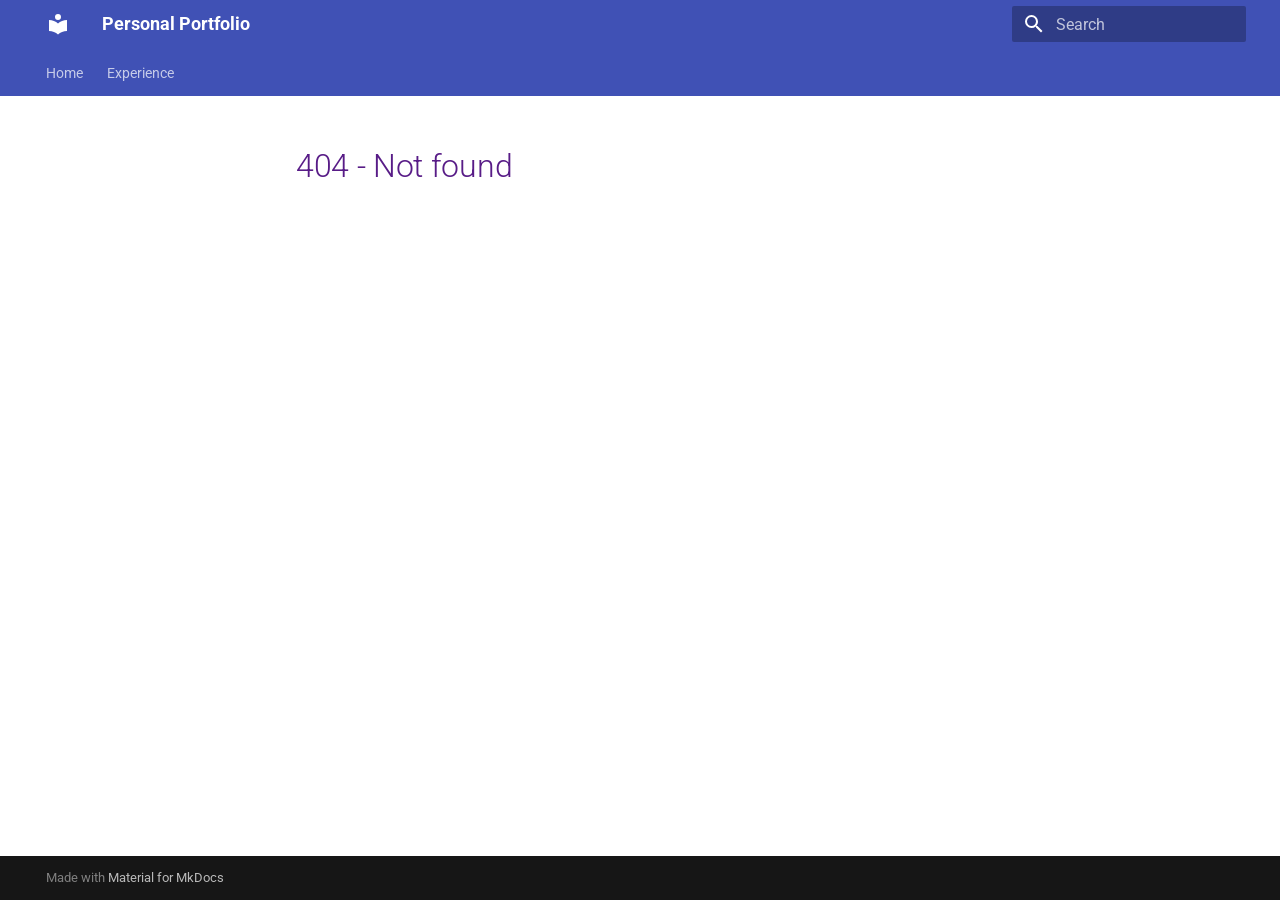
<file: .ipynb_checkpoints/404-checkpoint.html>
<!doctype html>
<html lang="en" class="no-js">
  <head>
    
      <meta charset="utf-8">
      <meta name="viewport" content="width=device-width,initial-scale=1">
      
      
      
      
      
      
        
      
      
      <link rel="icon" href="/assets/images/favicon.png">
      <meta name="generator" content="mkdocs-1.6.1, mkdocs-material-9.7.7">
    
    
      
        <title>Personal Portfolio</title>
      
    
    
      <link rel="stylesheet" href="/assets/stylesheets/main.ec1eaa64.min.css">
      
      


    
    
      
    
    
      
        
        
        <link rel="preconnect" href="https://fonts.gstatic.com" crossorigin>
        <link rel="stylesheet" href="https://fonts.googleapis.com/css?family=Roboto:300,300i,400,400i,700,700i%7CRoboto+Mono:400,400i,700,700i&display=fallback">
        <style>:root{--md-text-font:"Roboto";--md-code-font:"Roboto Mono"}</style>
      
    
    
      <link rel="stylesheet" href="/stylesheets/extra.css">
    
    <script>__md_scope=new URL("/",location),__md_hash=e=>[...e].reduce(((e,_)=>(e<<5)-e+_.charCodeAt(0)),0),__md_get=(e,_=localStorage,t=__md_scope)=>JSON.parse(_.getItem(t.pathname+"."+e)),__md_set=(e,_,t=localStorage,a=__md_scope)=>{try{t.setItem(a.pathname+"."+e,JSON.stringify(_))}catch(e){}}</script>
    
      

    
    
  </head>
  
  
    <body dir="ltr">
  
    
    <input class="md-toggle" data-md-toggle="drawer" type="checkbox" id="__drawer" autocomplete="off">
    <input class="md-toggle" data-md-toggle="search" type="checkbox" id="__search" autocomplete="off">
    <label class="md-overlay" for="__drawer"></label>
    <div data-md-component="skip">
      
    </div>
    <div data-md-component="announce">
      
    </div>
    
    
      

<header class="md-header" data-md-component="header">
  <nav class="md-header__inner md-grid" aria-label="Header">
    <a href="/." title="Personal Portfolio" class="md-header__button md-logo" aria-label="Personal Portfolio" data-md-component="logo">
      
  
  <svg xmlns="http://www.w3.org/2000/svg" viewBox="0 0 24 24"><path d="M12 8a3 3 0 0 0 3-3 3 3 0 0 0-3-3 3 3 0 0 0-3 3 3 3 0 0 0 3 3m0 3.54C9.64 9.35 6.5 8 3 8v11c3.5 0 6.64 1.35 9 3.54 2.36-2.19 5.5-3.54 9-3.54V8c-3.5 0-6.64 1.35-9 3.54"/></svg>

    </a>
    <label class="md-header__button md-icon" for="__drawer">
      
      <svg xmlns="http://www.w3.org/2000/svg" viewBox="0 0 24 24"><path d="M3 6h18v2H3zm0 5h18v2H3zm0 5h18v2H3z"/></svg>
    </label>
    <div class="md-header__title" data-md-component="header-title">
      <div class="md-header__ellipsis">
        <div class="md-header__topic">
          <span class="md-ellipsis">
            Personal Portfolio
          </span>
        </div>
        <div class="md-header__topic" data-md-component="header-topic">
          <span class="md-ellipsis">
            
              
            
          </span>
        </div>
      </div>
    </div>
    
    
      <script>var palette=__md_get("__palette");if(palette&&palette.color){if("(prefers-color-scheme)"===palette.color.media){var media=matchMedia("(prefers-color-scheme: light)"),input=document.querySelector(media.matches?"[data-md-color-media='(prefers-color-scheme: light)']":"[data-md-color-media='(prefers-color-scheme: dark)']");palette.color.media=input.getAttribute("data-md-color-media"),palette.color.scheme=input.getAttribute("data-md-color-scheme"),palette.color.primary=input.getAttribute("data-md-color-primary"),palette.color.accent=input.getAttribute("data-md-color-accent")}for(var[key,value]of Object.entries(palette.color))document.body.setAttribute("data-md-color-"+key,value)}</script>
    
    
    
      
      
        <label class="md-header__button md-icon" for="__search">
          
          <svg xmlns="http://www.w3.org/2000/svg" viewBox="0 0 24 24"><path d="M9.5 3A6.5 6.5 0 0 1 16 9.5c0 1.61-.59 3.09-1.56 4.23l.27.27h.79l5 5-1.5 1.5-5-5v-.79l-.27-.27A6.52 6.52 0 0 1 9.5 16 6.5 6.5 0 0 1 3 9.5 6.5 6.5 0 0 1 9.5 3m0 2C7 5 5 7 5 9.5S7 14 9.5 14 14 12 14 9.5 12 5 9.5 5"/></svg>
        </label>
        <div class="md-search" data-md-component="search" role="dialog">
  <label class="md-search__overlay" for="__search"></label>
  <div class="md-search__inner" role="search">
    <form class="md-search__form" name="search">
      <input type="text" class="md-search__input" name="query" aria-label="Search" placeholder="Search" autocapitalize="off" autocorrect="off" autocomplete="off" spellcheck="false" data-md-component="search-query" required>
      <label class="md-search__icon md-icon" for="__search">
        
        <svg xmlns="http://www.w3.org/2000/svg" viewBox="0 0 24 24"><path d="M9.5 3A6.5 6.5 0 0 1 16 9.5c0 1.61-.59 3.09-1.56 4.23l.27.27h.79l5 5-1.5 1.5-5-5v-.79l-.27-.27A6.52 6.52 0 0 1 9.5 16 6.5 6.5 0 0 1 3 9.5 6.5 6.5 0 0 1 9.5 3m0 2C7 5 5 7 5 9.5S7 14 9.5 14 14 12 14 9.5 12 5 9.5 5"/></svg>
        
        <svg xmlns="http://www.w3.org/2000/svg" viewBox="0 0 24 24"><path d="M20 11v2H8l5.5 5.5-1.42 1.42L4.16 12l7.92-7.92L13.5 5.5 8 11z"/></svg>
      </label>
      <nav class="md-search__options" aria-label="Search">
        
        <button type="reset" class="md-search__icon md-icon" title="Clear" aria-label="Clear" tabindex="-1">
          
          <svg xmlns="http://www.w3.org/2000/svg" viewBox="0 0 24 24"><path d="M19 6.41 17.59 5 12 10.59 6.41 5 5 6.41 10.59 12 5 17.59 6.41 19 12 13.41 17.59 19 19 17.59 13.41 12z"/></svg>
        </button>
      </nav>
      
    </form>
    <div class="md-search__output">
      <div class="md-search__scrollwrap" tabindex="0" data-md-scrollfix>
        <div class="md-search-result" data-md-component="search-result">
          <div class="md-search-result__meta">
            Initializing search
          </div>
          <ol class="md-search-result__list" role="presentation"></ol>
        </div>
      </div>
    </div>
  </div>
</div>
      
    
    
  </nav>
  
</header>
    
    <div class="md-container" data-md-component="container">
      
      
        
          
            
<nav class="md-tabs" aria-label="Tabs" data-md-component="tabs">
  <div class="md-grid">
    <ul class="md-tabs__list">
      
        
  
  
  
  
    
    
      <li class="md-tabs__item">
        <a href="/." class="md-tabs__link">
          
  
  
  Home

        </a>
      </li>
    
  

      
        
  
  
  
  
    
    
      <li class="md-tabs__item">
        <a href="/experience/Unix_and_Genomics/" class="md-tabs__link">
          
  
  
  Experience

        </a>
      </li>
    
  

      
    </ul>
  </div>
</nav>
          
        
      
      <main class="md-main" data-md-component="main">
        <div class="md-main__inner md-grid">
          
            
              
              <div class="md-sidebar md-sidebar--primary" data-md-component="sidebar" data-md-type="navigation" >
                <div class="md-sidebar__scrollwrap">
                  <div class="md-sidebar__inner">
                    


  


  

<nav class="md-nav md-nav--primary md-nav--lifted md-nav--integrated" aria-label="Navigation" data-md-level="0">
  <label class="md-nav__title" for="__drawer">
    <a href="/." title="Personal Portfolio" class="md-nav__button md-logo" aria-label="Personal Portfolio" data-md-component="logo">
      
  
  <svg xmlns="http://www.w3.org/2000/svg" viewBox="0 0 24 24"><path d="M12 8a3 3 0 0 0 3-3 3 3 0 0 0-3-3 3 3 0 0 0-3 3 3 3 0 0 0 3 3m0 3.54C9.64 9.35 6.5 8 3 8v11c3.5 0 6.64 1.35 9 3.54 2.36-2.19 5.5-3.54 9-3.54V8c-3.5 0-6.64 1.35-9 3.54"/></svg>

    </a>
    Personal Portfolio
  </label>
  
  <ul class="md-nav__list" data-md-scrollfix>
    
      
      
  
  
  
  
    
    
    
    
      
      
    
    
    <li class="md-nav__item md-nav__item--nested">
      
        
        
        <input class="md-nav__toggle md-toggle " type="checkbox" id="__nav_1" >
        
          
          <label class="md-nav__link" for="__nav_1" id="__nav_1_label" tabindex="0">
            
  
  
  <span class="md-ellipsis">
    
  
    Home
  

    
  </span>
  
  

            <span class="md-nav__icon md-icon"></span>
          </label>
        
        <nav class="md-nav" data-md-level="1" aria-labelledby="__nav_1_label" aria-expanded="false">
          <label class="md-nav__title" for="__nav_1">
            <span class="md-nav__icon md-icon"></span>
            
  
    Home
  

          </label>
          <ul class="md-nav__list" data-md-scrollfix>
            
              
                
  
  
  
  
    <li class="md-nav__item">
      <a href="/." class="md-nav__link">
        
  
  
  <span class="md-ellipsis">
    
  
    My Personal Portfolio Website
  

    
  </span>
  
  

      </a>
    </li>
  

              
            
          </ul>
        </nav>
      
    </li>
  

    
      
      
  
  
  
  
    
    
    
    
      
      
    
    
    <li class="md-nav__item md-nav__item--nested">
      
        
        
        <input class="md-nav__toggle md-toggle " type="checkbox" id="__nav_2" >
        
          
          <label class="md-nav__link" for="__nav_2" id="__nav_2_label" tabindex="0">
            
  
  
  <span class="md-ellipsis">
    
  
    Experience
  

    
  </span>
  
  

            <span class="md-nav__icon md-icon"></span>
          </label>
        
        <nav class="md-nav" data-md-level="1" aria-labelledby="__nav_2_label" aria-expanded="false">
          <label class="md-nav__title" for="__nav_2">
            <span class="md-nav__icon md-icon"></span>
            
  
    Experience
  

          </label>
          <ul class="md-nav__list" data-md-scrollfix>
            
              
                
  
  
  
  
    <li class="md-nav__item">
      <a href="/experience/Unix_and_Genomics/" class="md-nav__link">
        
  
  
  <span class="md-ellipsis">
    
  
    Unix & Genomics
  

    
  </span>
  
  

      </a>
    </li>
  

              
            
          </ul>
        </nav>
      
    </li>
  

    
  </ul>
</nav>
                  </div>
                </div>
              </div>
            
            
          
          
            <div class="md-content" data-md-component="content">
              
              <article class="md-content__inner md-typeset">
                
  <h1>404 - Not found</h1>

              </article>
            </div>
          
          
<script>var target=document.getElementById(location.hash.slice(1));target&&target.name&&(target.checked=target.name.startsWith("__tabbed_"))</script>
        </div>
        
      </main>
      
        <footer class="md-footer">
  
  <div class="md-footer-meta md-typeset">
    <div class="md-footer-meta__inner md-grid">
      <div class="md-copyright">
  
  
    Made with
    <a href="https://squidfunk.github.io/mkdocs-material/" target="_blank" rel="noopener">
      Material for MkDocs
    </a>
  
</div>
      
    </div>
  </div>
</footer>
      
    </div>
    <div class="md-dialog" data-md-component="dialog">
      <div class="md-dialog__inner md-typeset"></div>
    </div>
    
    
    
      
      
      <script id="__config" type="application/json">{"annotate": null, "base": "/", "features": ["content.tooltips", "navigation.instant", "navigation.tabs", "toc.integrate"], "search": "/assets/javascripts/workers/search.2c215733.min.js", "tags": null, "translations": {"clipboard.copied": "Copied to clipboard", "clipboard.copy": "Copy to clipboard", "search.result.more.one": "1 more on this page", "search.result.more.other": "# more on this page", "search.result.none": "No matching documents", "search.result.one": "1 matching document", "search.result.other": "# matching documents", "search.result.placeholder": "Type to start searching", "search.result.term.missing": "Missing", "select.version": "Select version"}, "version": null}</script>
    
    
      <script src="/assets/javascripts/bundle.d7400e89.min.js"></script>
      
    
  </body>
</html>
</file>
<file: stylesheets/extra.css>
:root > * {
    --md-code-bg-color: #f8f8f0;
    --md-code-fg-color: #333333;
  }

  /* Add black border to code blocks */
  .md-typeset .highlight pre,
  .md-typeset pre > code {
    border: 1px solid #000000;
  }


  :root {
    --md-admonition-icon--terminal: url('data:image/svg+xml;charset=utf-8,<svg xmlns="http://www.w3.org/2000/svg" viewBox="0 0 576 512"><path fill-rule="evenodd" clip-rule="evenodd" d="m 53.740115,7.2768355 c -25.935529,0 -46.9604506,22.3685485 -46.9604506,49.9615815 V 456.93107 c 0,27.59378 21.0249006,49.96158 46.9604506,49.96158 H 523.34463 c 25.93625,0 46.96044,-22.3678 46.96044,-49.96158 V 57.238417 c 0,-27.593033 -21.02419,-49.9615815 -46.96044,-49.9615815 z M 523.34463,57.238417 H 53.740115 V 456.93107 H 523.34463 Z"/><path  d="m 107.48105,328.58609 27.61493,27.61473 82.84597,-82.84421 -82.84597,-82.84558 -27.61493,27.61513 55.22986,55.23045 z"/><path d="m 313.98871,309.44633 h -76.92656 v 38.46328 h 76.92656 z"/></svg>');
    --md-admonition-icon--task: url('data:image/svg+xml;charset=utf-8,<svg xmlns="http://www.w3.org/2000/svg" viewBox="0 0 512 512"><path d="M152.1 38.2c9.9 8.9 10.7 24 1.8 33.9l-72 80c-4.4 4.9-10.6 7.8-17.2 7.9s-12.9-2.4-17.6-7L7 113C-2.3 103.6-2.3 88.4 7 79s24.6-9.4 33.9 0l22.1 22.1 55.1-61.2c8.9-9.9 24-10.7 33.9-1.8zm0 160c9.9 8.9 10.7 24 1.8 33.9l-72 80c-4.4 4.9-10.6 7.8-17.2 7.9s-12.9-2.4-17.6-7L7 273c-9.4-9.4-9.4-24.6 0-33.9s24.6-9.4 33.9 0l22.1 22.1 55.1-61.2c8.9-9.9 24-10.7 33.9-1.8zM224 96c0-17.7 14.3-32 32-32H480c17.7 0 32 14.3 32 32s-14.3 32-32 32H256c-17.7 0-32-14.3-32-32zm0 160c0-17.7 14.3-32 32-32H480c17.7 0 32 14.3 32 32s-14.3 32-32 32H256c-17.7 0-32-14.3-32-32zM160 416c0-17.7 14.3-32 32-32H480c17.7 0 32 14.3 32 32s-14.3 32-32 32H192c-17.7 0-32-14.3-32-32zM48 368a48 48 0 1 1 0 96 48 48 0 1 1 0-96z"/></svg>');
  }
  .md-typeset .admonition.terminal,
  .md-typeset details.terminal {
    border-color: rgb(0, 0, 0);
  }
  .md-typeset .terminal > .admonition-title,
  .md-typeset .terminal > summary {
    background-color: rgba(0, 0, 0, 0.1);
  }
  .md-typeset .terminal > .admonition-title::before,
  .md-typeset .terminal > summary::before {
    background-color: rgb(0, 0, 0);
    -webkit-mask-image: var(--md-admonition-icon--terminal);
            mask-image: var(--md-admonition-icon--terminal);
  }

  /* Task admonition styling */
  .md-typeset .admonition.task,
  .md-typeset details.task {
    border-color: rgb(255, 152, 0);
  }
  .md-typeset .task > .admonition-title,
  .md-typeset .task > summary {
    background-color: rgba(255, 152, 0, 0.1);
  }
  .md-typeset .task > .admonition-title::before,
  .md-typeset .task > summary::before {
    background-color: rgb(255, 152, 0);
    -webkit-mask-image: var(--md-admonition-icon--task);
            mask-image: var(--md-admonition-icon--task);
  }
  /* Heading colour and rounded images */
  .md-typeset h1,
  .md-typeset h2 {
    color: #581c87;
  }

  .md-typeset img {
    border-radius: 8px;
  }
</file>
<file: assets/stylesheets/main.ec1eaa64.min.css>
@charset "UTF-8";html{-webkit-text-size-adjust:none;-moz-text-size-adjust:none;text-size-adjust:none;box-sizing:border-box}*,:after,:before{box-sizing:inherit}@media (prefers-reduced-motion){*,:after,:before{transition:none!important}}body{margin:0}a,button,input,label{-webkit-tap-highlight-color:transparent}a{color:inherit;text-decoration:none}hr{border:0;box-sizing:initial;display:block;height:.05rem;overflow:visible;padding:0}small{font-size:80%}sub,sup{line-height:1em}img{border-style:none}table{border-collapse:initial;border-spacing:0}td,th{font-weight:400;vertical-align:top}button{background:#0000;border:0;font-family:inherit;font-size:inherit;margin:0;padding:0}input{border:0;outline:none}:root{--md-primary-fg-color:#4051b5;--md-primary-fg-color--light:#5d6cc0;--md-primary-fg-color--dark:#303fa1;--md-primary-bg-color:#fff;--md-primary-bg-color--light:#ffffffb3;--md-accent-fg-color:#526cfe;--md-accent-fg-color--transparent:#526cfe1a;--md-accent-bg-color:#fff;--md-accent-bg-color--light:#ffffffb3}[data-md-color-scheme=default]{color-scheme:light}[data-md-color-scheme=default] img[src$="#gh-dark-mode-only"],[data-md-color-scheme=default] img[src$="#only-dark"]{display:none}:root,[data-md-color-scheme=default]{--md-hue:225deg;--md-default-fg-color:#000000de;--md-default-fg-color--light:#0000008a;--md-default-fg-color--lighter:#00000052;--md-default-fg-color--lightest:#00000012;--md-default-bg-color:#fff;--md-default-bg-color--light:#ffffffb3;--md-default-bg-color--lighter:#ffffff4d;--md-default-bg-color--lightest:#ffffff1f;--md-code-fg-color:#36464e;--md-code-bg-color:#f5f5f5;--md-code-bg-color--light:#f5f5f5b3;--md-code-bg-color--lighter:#f5f5f54d;--md-code-hl-color:#4287ff;--md-code-hl-color--light:#4287ff1a;--md-code-hl-number-color:#d52a2a;--md-code-hl-special-color:#db1457;--md-code-hl-function-color:#a846b9;--md-code-hl-constant-color:#6e59d9;--md-code-hl-keyword-color:#3f6ec6;--md-code-hl-string-color:#1c7d4d;--md-code-hl-name-color:var(--md-code-fg-color);--md-code-hl-operator-color:var(--md-default-fg-color--light);--md-code-hl-punctuation-color:var(--md-default-fg-color--light);--md-code-hl-comment-color:var(--md-default-fg-color--light);--md-code-hl-generic-color:var(--md-default-fg-color--light);--md-code-hl-variable-color:var(--md-default-fg-color--light);--md-typeset-color:var(--md-default-fg-color);--md-typeset-a-color:var(--md-primary-fg-color);--md-typeset-del-color:#f5503d26;--md-typeset-ins-color:#0bd57026;--md-typeset-kbd-color:#fafafa;--md-typeset-kbd-accent-color:#fff;--md-typeset-kbd-border-color:#b8b8b8;--md-typeset-mark-color:#ffff0080;--md-typeset-table-color:#0000001f;--md-typeset-table-color--light:rgba(0,0,0,.035);--md-admonition-fg-color:var(--md-default-fg-color);--md-admonition-bg-color:var(--md-default-bg-color);--md-warning-fg-color:#000000de;--md-warning-bg-color:#ff9;--md-footer-fg-color:#fff;--md-footer-fg-color--light:#ffffffb3;--md-footer-fg-color--lighter:#ffffff73;--md-footer-bg-color:#000000de;--md-footer-bg-color--dark:#00000052;--md-shadow-z1:0 0.2rem 0.5rem #0000000d,0 0 0.05rem #0000001a;--md-shadow-z2:0 0.2rem 0.5rem #0000001a,0 0 0.05rem #00000040;--md-shadow-z3:0 0.2rem 0.5rem #0003,0 0 0.05rem #00000059}.md-icon svg{fill:currentcolor;display:block;height:1.2rem;width:1.2rem}body{-webkit-font-smoothing:antialiased;-moz-osx-font-smoothing:grayscale;--md-text-font-family:var(--md-text-font,_),-apple-system,BlinkMacSystemFont,Helvetica,Arial,sans-serif;--md-code-font-family:var(--md-code-font,_),SFMono-Regular,Consolas,Menlo,monospace}aside,body,input{font-feature-settings:"kern","liga";color:var(--md-typeset-color);font-family:var(--md-text-font-family)}code,kbd,pre{font-feature-settings:"kern";font-family:var(--md-code-font-family)}:root{--md-typeset-table-sort-icon:url('data:image/svg+xml;charset=utf-8,<svg xmlns="http://www.w3.org/2000/svg" viewBox="0 0 24 24"><path d="m18 21-4-4h3V7h-3l4-4 4 4h-3v10h3M2 19v-2h10v2M2 13v-2h7v2M2 7V5h4v2z"/></svg>');--md-typeset-table-sort-icon--asc:url('data:image/svg+xml;charset=utf-8,<svg xmlns="http://www.w3.org/2000/svg" viewBox="0 0 24 24"><path d="M19 17h3l-4 4-4-4h3V3h2M2 17h10v2H2M6 5v2H2V5m0 6h7v2H2z"/></svg>');--md-typeset-table-sort-icon--desc:url('data:image/svg+xml;charset=utf-8,<svg xmlns="http://www.w3.org/2000/svg" viewBox="0 0 24 24"><path d="M19 7h3l-4-4-4 4h3v14h2M2 17h10v2H2M6 5v2H2V5m0 6h7v2H2z"/></svg>')}.md-typeset{-webkit-print-color-adjust:exact;color-adjust:exact;font-size:.8rem;line-height:1.6;overflow-wrap:break-word}@media print{.md-typeset{font-size:.68rem}}.md-typeset blockquote,.md-typeset dl,.md-typeset figure,.md-typeset ol,.md-typeset pre,.md-typeset ul{margin-bottom:1em;margin-top:1em}.md-typeset h1{color:var(--md-default-fg-color--light);font-size:2em;line-height:1.3;margin:0 0 1.25em}.md-typeset h1,.md-typeset h2{font-weight:300;letter-spacing:-.01em}.md-typeset h2{font-size:1.5625em;line-height:1.4;margin:1.6em 0 .64em}.md-typeset h3{font-size:1.25em;font-weight:400;letter-spacing:-.01em;line-height:1.5;margin:1.6em 0 .8em}.md-typeset h2+h3{margin-top:.8em}.md-typeset h4{font-weight:700;letter-spacing:-.01em;margin:1em 0}.md-typeset h5,.md-typeset h6{color:var(--md-default-fg-color--light);font-size:.8em;font-weight:700;letter-spacing:-.01em;margin:1.25em 0}.md-typeset h5{text-transform:uppercase}.md-typeset h5 code{text-transform:none}.md-typeset hr{border-bottom:.05rem solid var(--md-default-fg-color--lightest);display:flow-root;margin:1.5em 0}.md-typeset a{color:var(--md-typeset-a-color);word-break:break-word}.md-typeset a,.md-typeset a:before{transition:color 125ms}.md-typeset a:focus,.md-typeset a:hover{color:var(--md-accent-fg-color)}.md-typeset a:focus code,.md-typeset a:hover code{background-color:var(--md-accent-fg-color--transparent);color:var(--md-accent-fg-color)}.md-typeset a code{color:var(--md-typeset-a-color)}.md-typeset a.focus-visible{outline-color:var(--md-accent-fg-color);outline-offset:.2rem}.md-typeset code,.md-typeset kbd,.md-typeset pre{color:var(--md-code-fg-color);direction:ltr;font-variant-ligatures:none;transition:background-color 125ms}@media print{.md-typeset code,.md-typeset kbd,.md-typeset pre{white-space:pre-wrap}}.md-typeset code{background-color:var(--md-code-bg-color);border-radius:.1rem;-webkit-box-decoration-break:clone;box-decoration-break:clone;font-size:.85em;padding:0 .2941176471em;transition:color 125ms,background-color 125ms;word-break:break-word}.md-typeset code:not(.focus-visible){-webkit-tap-highlight-color:transparent;outline:none}.md-typeset pre{display:flow-root;line-height:1.4;position:relative}.md-typeset pre>code{-webkit-box-decoration-break:slice;box-decoration-break:slice;box-shadow:none;display:block;margin:0;outline-color:var(--md-accent-fg-color);overflow:auto;padding:.7720588235em 1.1764705882em;scrollbar-color:var(--md-default-fg-color--lighter) #0000;scrollbar-width:thin;touch-action:auto;word-break:normal}.md-typeset pre>code:hover{scrollbar-color:var(--md-accent-fg-color) #0000}.md-typeset pre>code::-webkit-scrollbar{height:.2rem;width:.2rem}.md-typeset pre>code::-webkit-scrollbar-thumb{background-color:var(--md-default-fg-color--lighter)}.md-typeset pre>code::-webkit-scrollbar-thumb:hover{background-color:var(--md-accent-fg-color)}.md-typeset kbd{background-color:var(--md-typeset-kbd-color);border-radius:.1rem;box-shadow:0 .1rem 0 .05rem var(--md-typeset-kbd-border-color),0 .1rem 0 var(--md-typeset-kbd-border-color),0 -.1rem .2rem var(--md-typeset-kbd-accent-color) inset;color:var(--md-default-fg-color);display:inline-block;font-size:.75em;padding:0 .6666666667em;vertical-align:text-top;word-break:break-word}.md-typeset mark{background-color:var(--md-typeset-mark-color);-webkit-box-decoration-break:clone;box-decoration-break:clone;color:inherit;word-break:break-word}.md-typeset abbr{cursor:help;text-decoration:none}.md-typeset [data-preview],.md-typeset abbr{border-bottom:.05rem dotted var(--md-default-fg-color--light)}.md-typeset small{opacity:.75}[dir=ltr] .md-typeset sub,[dir=ltr] .md-typeset sup{margin-left:.078125em}[dir=rtl] .md-typeset sub,[dir=rtl] .md-typeset sup{margin-right:.078125em}[dir=ltr] .md-typeset blockquote{padding-left:.6rem}[dir=rtl] .md-typeset blockquote{padding-right:.6rem}[dir=ltr] .md-typeset blockquote{border-left:.2rem solid var(--md-default-fg-color--lighter)}[dir=rtl] .md-typeset blockquote{border-right:.2rem solid var(--md-default-fg-color--lighter)}.md-typeset blockquote{color:var(--md-default-fg-color--light);margin-left:0;margin-right:0}.md-typeset ul{list-style-type:disc}.md-typeset ul[type]{list-style-type:revert-layer}[dir=ltr] .md-typeset ol,[dir=ltr] .md-typeset ul{margin-left:.625em}[dir=rtl] .md-typeset ol,[dir=rtl] .md-typeset ul{margin-right:.625em}.md-typeset ol,.md-typeset ul{padding:0}.md-typeset ol:not([hidden]),.md-typeset ul:not([hidden]){display:flow-root}.md-typeset ol ol,.md-typeset ul ol{list-style-type:lower-alpha}.md-typeset ol ol ol,.md-typeset ul ol ol{list-style-type:lower-roman}.md-typeset ol ol ol ol,.md-typeset ul ol ol ol{list-style-type:upper-alpha}.md-typeset ol ol ol ol ol,.md-typeset ul ol ol ol ol{list-style-type:upper-roman}.md-typeset ol[type],.md-typeset ul[type]{list-style-type:revert-layer}[dir=ltr] .md-typeset ol li,[dir=ltr] .md-typeset ul li{margin-left:1.25em}[dir=rtl] .md-typeset ol li,[dir=rtl] .md-typeset ul li{margin-right:1.25em}.md-typeset ol li,.md-typeset ul li{margin-bottom:.5em}.md-typeset ol li blockquote,.md-typeset ol li p,.md-typeset ul li blockquote,.md-typeset ul li p{margin:.5em 0}.md-typeset ol li:last-child,.md-typeset ul li:last-child{margin-bottom:0}[dir=ltr] .md-typeset ol li ol,[dir=ltr] .md-typeset ol li ul,[dir=ltr] .md-typeset ul li ol,[dir=ltr] .md-typeset ul li ul{margin-left:.625em}[dir=rtl] .md-typeset ol li ol,[dir=rtl] .md-typeset ol li ul,[dir=rtl] .md-typeset ul li ol,[dir=rtl] .md-typeset ul li ul{margin-right:.625em}.md-typeset ol li ol,.md-typeset ol li ul,.md-typeset ul li ol,.md-typeset ul li ul{margin-bottom:.5em;margin-top:.5em}[dir=ltr] .md-typeset dd{margin-left:1.875em}[dir=rtl] .md-typeset dd{margin-right:1.875em}.md-typeset dd{margin-bottom:1.5em;margin-top:1em}.md-typeset img,.md-typeset svg,.md-typeset video{height:auto;max-width:100%}.md-typeset img[align=left]{margin:1em 1em 1em 0}.md-typeset img[align=right]{margin:1em 0 1em 1em}.md-typeset img[align]:only-child{margin-top:0}.md-typeset figure{display:flow-root;margin:1em auto;max-width:100%;text-align:center;width:fit-content}.md-typeset figure img{display:block;margin:0 auto}.md-typeset figcaption{font-style:italic;margin:1em auto;max-width:24rem}.md-typeset iframe{max-width:100%}.md-typeset table:not([class]){background-color:var(--md-default-bg-color);border:.05rem solid var(--md-typeset-table-color);border-radius:.1rem;display:inline-block;font-size:.64rem;max-width:100%;overflow:auto;touch-action:auto}@media print{.md-typeset table:not([class]){display:table}}.md-typeset table:not([class])+*{margin-top:1.5em}.md-typeset table:not([class]) td>:first-child,.md-typeset table:not([class]) th>:first-child{margin-top:0}.md-typeset table:not([class]) td>:last-child,.md-typeset table:not([class]) th>:last-child{margin-bottom:0}.md-typeset table:not([class]) td:not([align]),.md-typeset table:not([class]) th:not([align]){text-align:left}[dir=rtl] .md-typeset table:not([class]) td:not([align]),[dir=rtl] .md-typeset table:not([class]) th:not([align]){text-align:right}.md-typeset table:not([class]) th{font-weight:700;min-width:5rem;padding:.9375em 1.25em;vertical-align:top}.md-typeset table:not([class]) td{border-top:.05rem solid var(--md-typeset-table-color);padding:.9375em 1.25em;vertical-align:top}.md-typeset table:not([class]) tbody tr{transition:background-color 125ms}.md-typeset table:not([class]) tbody tr:hover{background-color:var(--md-typeset-table-color--light);box-shadow:0 .05rem 0 var(--md-default-bg-color) inset}.md-typeset table:not([class]) a{word-break:normal}.md-typeset table th[role=columnheader]{cursor:pointer}[dir=ltr] .md-typeset table th[role=columnheader]:after{margin-left:.5em}[dir=rtl] .md-typeset table th[role=columnheader]:after{margin-right:.5em}.md-typeset table th[role=columnheader]:after{content:"";display:inline-block;height:1.2em;-webkit-mask-image:var(--md-typeset-table-sort-icon);mask-image:var(--md-typeset-table-sort-icon);-webkit-mask-repeat:no-repeat;mask-repeat:no-repeat;-webkit-mask-size:contain;mask-size:contain;transition:background-color 125ms;vertical-align:text-bottom;width:1.2em}.md-typeset table th[role=columnheader]:hover:after{background-color:var(--md-default-fg-color--lighter)}.md-typeset table th[role=columnheader][aria-sort=ascending]:after{background-color:var(--md-default-fg-color--light);-webkit-mask-image:var(--md-typeset-table-sort-icon--asc);mask-image:var(--md-typeset-table-sort-icon--asc)}.md-typeset table th[role=columnheader][aria-sort=descending]:after{background-color:var(--md-default-fg-color--light);-webkit-mask-image:var(--md-typeset-table-sort-icon--desc);mask-image:var(--md-typeset-table-sort-icon--desc)}.md-typeset__scrollwrap{margin:1em -.8rem;overflow-x:auto;touch-action:auto}.md-typeset__table{display:inline-block;margin-bottom:.5em;padding:0 .8rem}@media print{.md-typeset__table{display:block}}html .md-typeset__table table{display:table;margin:0;overflow:hidden;width:100%}@media screen and (max-width:44.984375em){.md-content__inner>pre{margin:1em -.8rem}.md-content__inner>pre code{border-radius:0}}.md-typeset .md-author{border-radius:100%;display:block;flex-shrink:0;height:1.6rem;overflow:hidden;position:relative;transition:color 125ms,transform 125ms;width:1.6rem}.md-typeset .md-author img{display:block}.md-typeset .md-author--more{background:var(--md-default-fg-color--lightest);color:var(--md-default-fg-color--lighter);font-size:.6rem;font-weight:700;line-height:1.6rem;text-align:center}.md-typeset .md-author--long{height:2.4rem;width:2.4rem}.md-typeset a.md-author{transform:scale(1)}.md-typeset a.md-author img{border-radius:100%;filter:grayscale(100%) opacity(75%);transition:filter 125ms}.md-typeset a.md-author:focus,.md-typeset a.md-author:hover{transform:scale(1.1);z-index:1}.md-typeset a.md-author:focus img,.md-typeset a.md-author:hover img{filter:grayscale(0)}.md-banner{background-color:var(--md-footer-bg-color);color:var(--md-footer-fg-color);overflow:auto}@media print{.md-banner{display:none}}.md-banner--warning{background-color:var(--md-warning-bg-color);color:var(--md-warning-fg-color)}.md-banner__inner{font-size:.7rem;margin:.6rem auto;padding:0 .8rem}[dir=ltr] .md-banner__button{float:right}[dir=rtl] .md-banner__button{float:left}.md-banner__button{color:inherit;cursor:pointer;transition:opacity .25s}.no-js .md-banner__button{display:none}.md-banner__button:hover{opacity:.7}html{font-size:125%;height:100%;overflow-x:hidden}@media screen and (min-width:100em){html{font-size:137.5%}}@media screen and (min-width:125em){html{font-size:150%}}body{background-color:var(--md-default-bg-color);display:flex;flex-direction:column;font-size:.5rem;min-height:100%;position:relative;width:100%}@media print{body{display:block}}@media screen and (max-width:59.984375em){body[data-md-scrolllock]{position:fixed}}.md-grid{margin-left:auto;margin-right:auto;max-width:61rem}.md-container{display:flex;flex-direction:column;flex-grow:1}@media print{.md-container{display:block}}.md-main{flex-grow:1}.md-main__inner{display:flex;height:100%;margin-top:1.5rem}.md-ellipsis{overflow:hidden;text-overflow:ellipsis}.md-toggle{display:none}.md-option{height:0;opacity:0;position:absolute;width:0}.md-option:checked+label:not([hidden]){display:block}.md-option.focus-visible+label{outline-color:var(--md-accent-fg-color);outline-style:auto}.md-skip{background-color:var(--md-default-fg-color);border-radius:.1rem;color:var(--md-default-bg-color);font-size:.64rem;margin:.5rem;opacity:0;outline-color:var(--md-accent-fg-color);padding:.3rem .5rem;position:fixed;transform:translateY(.4rem);z-index:-1}.md-skip:focus{opacity:1;transform:translateY(0);transition:transform .25s cubic-bezier(.4,0,.2,1),opacity 175ms 75ms;z-index:10}@page{margin:25mm}:root{--md-clipboard-icon:url('data:image/svg+xml;charset=utf-8,<svg xmlns="http://www.w3.org/2000/svg" viewBox="0 0 24 24"><path d="M19 21H8V7h11m0-2H8a2 2 0 0 0-2 2v14a2 2 0 0 0 2 2h11a2 2 0 0 0 2-2V7a2 2 0 0 0-2-2m-3-4H4a2 2 0 0 0-2 2v14h2V3h12z"/></svg>')}.md-clipboard{border-radius:.1rem;color:var(--md-default-fg-color--lightest);cursor:pointer;height:1.5em;outline-color:var(--md-accent-fg-color);outline-offset:.1rem;transition:color .25s;width:1.5em;z-index:1}@media print{.md-clipboard{display:none}}.md-clipboard:not(.focus-visible){-webkit-tap-highlight-color:transparent;outline:none}:hover>.md-clipboard{color:var(--md-default-fg-color--light)}.md-clipboard:focus,.md-clipboard:hover{color:var(--md-accent-fg-color)}.md-clipboard:after{background-color:currentcolor;content:"";display:block;height:1.125em;margin:0 auto;-webkit-mask-image:var(--md-clipboard-icon);mask-image:var(--md-clipboard-icon);-webkit-mask-position:center;mask-position:center;-webkit-mask-repeat:no-repeat;mask-repeat:no-repeat;-webkit-mask-size:contain;mask-size:contain;width:1.125em}.md-clipboard--inline{cursor:pointer}.md-clipboard--inline code{transition:color .25s,background-color .25s}.md-clipboard--inline:focus code,.md-clipboard--inline:hover code{background-color:var(--md-accent-fg-color--transparent);color:var(--md-accent-fg-color)}:root{--md-code-select-icon:url('data:image/svg+xml;charset=utf-8,<svg xmlns="http://www.w3.org/2000/svg" viewBox="0 0 24 24"><path d="M19 19h-4v2h4c1.1 0 2-.9 2-2v-4h-2m0-12h-4v2h4v4h2V5c0-1.1-.9-2-2-2M5 5h4V3H5c-1.1 0-2 .9-2 2v4h2m0 6H3v4c0 1.1.9 2 2 2h4v-2H5zm2-4h2v2H7zm4 0h2v2h-2zm4 0h2v2h-2zM7 7h2v2H7zm4 0h2v2h-2zm4 0h2v2h-2zm-8 8h2v2H7zm4 0h2v2h-2zm4 0h2v2h-2z"/></svg>');--md-code-copy-icon:url('data:image/svg+xml;charset=utf-8,<svg xmlns="http://www.w3.org/2000/svg" viewBox="0 0 24 24"><path d="M19 21H8V7h11m0-2H8a2 2 0 0 0-2 2v14a2 2 0 0 0 2 2h11a2 2 0 0 0 2-2V7a2 2 0 0 0-2-2m-3-4H4a2 2 0 0 0-2 2v14h2V3h12z"/></svg>')}.md-typeset .md-code__content{display:grid}.md-code__nav{background-color:var(--md-code-bg-color--lighter);border-radius:.1rem;display:flex;gap:.2rem;padding:.2rem;position:absolute;right:.25em;top:.25em;transition:background-color .25s;z-index:1}:hover>.md-code__nav{background-color:var(--md-code-bg-color--light)}.md-code__button{color:var(--md-default-fg-color--lightest);cursor:pointer;display:block;height:1.5em;outline-color:var(--md-accent-fg-color);outline-offset:.1rem;transition:color .25s;width:1.5em}:hover>*>.md-code__button{color:var(--md-default-fg-color--light)}.md-code__button.focus-visible,.md-code__button:hover{color:var(--md-accent-fg-color)}.md-code__button--active{color:var(--md-default-fg-color)!important}.md-code__button:after{background-color:currentcolor;content:"";display:block;height:1.125em;margin:0 auto;-webkit-mask-position:center;mask-position:center;-webkit-mask-repeat:no-repeat;mask-repeat:no-repeat;-webkit-mask-size:contain;mask-size:contain;width:1.125em}.md-code__button[data-md-type=select]:after{-webkit-mask-image:var(--md-code-select-icon);mask-image:var(--md-code-select-icon)}.md-code__button[data-md-type=copy]:after{-webkit-mask-image:var(--md-code-copy-icon);mask-image:var(--md-code-copy-icon)}@keyframes consent{0%{opacity:0;transform:translateY(100%)}to{opacity:1;transform:translateY(0)}}@keyframes overlay{0%{opacity:0}to{opacity:1}}.md-consent__overlay{animation:overlay .25s both;-webkit-backdrop-filter:blur(.1rem);backdrop-filter:blur(.1rem);background-color:#0000008a;height:100%;opacity:1;position:fixed;top:0;width:100%;z-index:5}.md-consent__inner{animation:consent .5s cubic-bezier(.1,.7,.1,1) both;background-color:var(--md-default-bg-color);border:0;border-radius:.1rem;bottom:0;box-shadow:0 0 .2rem #0000001a,0 .2rem .4rem #0003;max-height:100%;overflow:auto;padding:0;position:fixed;width:100%;z-index:5}.md-consent__form{padding:.8rem}.md-consent__settings{display:none;margin:1em 0}input:checked+.md-consent__settings{display:block}.md-consent__controls{margin-bottom:.8rem}.md-typeset .md-consent__controls .md-button{display:inline}@media screen and (max-width:44.984375em){.md-typeset .md-consent__controls .md-button{display:block;margin-top:.4rem;text-align:center;width:100%}}.md-consent label{cursor:pointer}.md-content{flex-grow:1;min-width:0}.md-content__inner{margin:0 .8rem 1.2rem;padding-top:.6rem}@media screen and (min-width:76.25em){[dir=ltr] .md-sidebar--primary:not([hidden])~.md-content>.md-content__inner{margin-left:1.2rem}[dir=ltr] .md-sidebar--secondary:not([hidden])~.md-content>.md-content__inner,[dir=rtl] .md-sidebar--primary:not([hidden])~.md-content>.md-content__inner{margin-right:1.2rem}[dir=rtl] .md-sidebar--secondary:not([hidden])~.md-content>.md-content__inner{margin-left:1.2rem}}.md-content__inner:before{content:"";display:block;height:.4rem}.md-content__inner>:last-child{margin-bottom:0}[dir=ltr] .md-content__button{float:right}[dir=rtl] .md-content__button{float:left}[dir=ltr] .md-content__button{margin-left:.4rem}[dir=rtl] .md-content__button{margin-right:.4rem}.md-content__button{margin:.4rem 0;padding:0}@media print{.md-content__button{display:none}}.md-typeset .md-content__button{color:var(--md-default-fg-color--lighter)}.md-content__button svg{display:inline;vertical-align:top}[dir=rtl] .md-content__button svg{transform:scaleX(-1)}[dir=ltr] .md-dialog{right:.8rem}[dir=rtl] .md-dialog{left:.8rem}.md-dialog{background-color:var(--md-default-fg-color);border-radius:.1rem;bottom:.8rem;box-shadow:var(--md-shadow-z3);min-width:11.1rem;opacity:0;padding:.4rem .6rem;pointer-events:none;position:fixed;transform:translateY(100%);transition:transform 0ms .4s,opacity .4s;z-index:4}@media print{.md-dialog{display:none}}.md-dialog--active{opacity:1;pointer-events:auto;transform:translateY(0);transition:transform .4s cubic-bezier(.075,.85,.175,1),opacity .4s}.md-dialog__inner{color:var(--md-default-bg-color);font-size:.7rem}.md-feedback{margin:2em 0 1em;text-align:center}.md-feedback fieldset{border:none;margin:0;padding:0}.md-feedback__title{font-weight:700;margin:1em auto}.md-feedback__inner{position:relative}.md-feedback__list{display:flex;flex-wrap:wrap;place-content:baseline center;position:relative}.md-feedback__list:hover .md-icon:not(:disabled){color:var(--md-default-fg-color--lighter)}:disabled .md-feedback__list{min-height:1.8rem}.md-feedback__icon{color:var(--md-default-fg-color--light);cursor:pointer;flex-shrink:0;margin:0 .1rem;transition:color 125ms}.md-feedback__icon:not(:disabled).md-icon:hover{color:var(--md-accent-fg-color)}.md-feedback__icon:disabled{color:var(--md-default-fg-color--lightest);pointer-events:none}.md-feedback__note{opacity:0;position:relative;transform:translateY(.4rem);transition:transform .4s cubic-bezier(.1,.7,.1,1),opacity .15s}.md-feedback__note>*{margin:0 auto;max-width:16rem}:disabled .md-feedback__note{opacity:1;transform:translateY(0)}@media print{.md-feedback{display:none}}.md-footer{background-color:var(--md-footer-bg-color);color:var(--md-footer-fg-color)}@media print{.md-footer{display:none}}.md-footer__inner{justify-content:space-between;overflow:auto;padding:.2rem}.md-footer__inner:not([hidden]){display:flex}.md-footer__link{align-items:end;display:flex;flex-grow:0.01;margin-bottom:.4rem;margin-top:1rem;max-width:100%;outline-color:var(--md-accent-fg-color);overflow:hidden;transition:opacity .25s}.md-footer__link:focus,.md-footer__link:hover{opacity:.7}[dir=rtl] .md-footer__link svg{transform:scaleX(-1)}@media screen and (max-width:44.984375em){.md-footer__link--prev{flex-shrink:0}.md-footer__link--prev .md-footer__title{display:none}}[dir=ltr] .md-footer__link--next{margin-left:auto}[dir=rtl] .md-footer__link--next{margin-right:auto}.md-footer__link--next{text-align:right}[dir=rtl] .md-footer__link--next{text-align:left}.md-footer__title{flex-grow:1;font-size:.9rem;margin-bottom:.7rem;max-width:calc(100% - 2.4rem);padding:0 1rem;white-space:nowrap}.md-footer__button{margin:.2rem;padding:.4rem}.md-footer__direction{font-size:.64rem;opacity:.7}.md-footer-meta{background-color:var(--md-footer-bg-color--dark)}.md-footer-meta__inner{display:flex;flex-wrap:wrap;justify-content:space-between;padding:.2rem}html .md-footer-meta.md-typeset a{color:var(--md-footer-fg-color--light)}html .md-footer-meta.md-typeset a:focus,html .md-footer-meta.md-typeset a:hover{color:var(--md-footer-fg-color)}.md-copyright{color:var(--md-footer-fg-color--lighter);font-size:.64rem;margin:auto .6rem;padding:.4rem 0;width:100%}@media screen and (min-width:45em){.md-copyright{width:auto}}.md-copyright__highlight{color:var(--md-footer-fg-color--light)}.md-social{display:inline-flex;gap:.2rem;margin:0 .4rem;padding:.2rem 0 .6rem}@media screen and (min-width:45em){.md-social{padding:.6rem 0}}.md-social__link{display:inline-block;height:1.6rem;text-align:center;width:1.6rem}.md-social__link:before{line-height:1.9}.md-social__link svg{fill:currentcolor;max-height:.8rem;vertical-align:-25%}.md-typeset .md-button{border:.1rem solid;border-radius:.1rem;color:var(--md-primary-fg-color);cursor:pointer;display:inline-block;font-weight:700;padding:.625em 2em;transition:color 125ms,background-color 125ms,border-color 125ms}.md-typeset .md-button--primary{background-color:var(--md-primary-fg-color);border-color:var(--md-primary-fg-color);color:var(--md-primary-bg-color)}.md-typeset .md-button:focus,.md-typeset .md-button:hover{background-color:var(--md-accent-fg-color);border-color:var(--md-accent-fg-color);color:var(--md-accent-bg-color)}[dir=ltr] .md-typeset .md-input{border-top-left-radius:.1rem}[dir=ltr] .md-typeset .md-input,[dir=rtl] .md-typeset .md-input{border-top-right-radius:.1rem}[dir=rtl] .md-typeset .md-input{border-top-left-radius:.1rem}.md-typeset .md-input{border-bottom:.1rem solid var(--md-default-fg-color--lighter);box-shadow:var(--md-shadow-z1);font-size:.8rem;height:1.8rem;padding:0 .6rem;transition:border .25s,box-shadow .25s}.md-typeset .md-input:focus,.md-typeset .md-input:hover{border-bottom-color:var(--md-accent-fg-color);box-shadow:var(--md-shadow-z2)}.md-typeset .md-input--stretch{width:100%}.md-header{background-color:var(--md-primary-fg-color);box-shadow:0 0 .2rem #0000,0 .2rem .4rem #0000;color:var(--md-primary-bg-color);display:block;left:0;position:sticky;right:0;top:0;z-index:4}@media print{.md-header{display:none}}.md-header[hidden]{transform:translateY(-100%);transition:transform .25s cubic-bezier(.8,0,.6,1),box-shadow .25s}.md-header--shadow{box-shadow:0 0 .2rem #0000001a,0 .2rem .4rem #0003;transition:transform .25s cubic-bezier(.1,.7,.1,1),box-shadow .25s}.md-header__inner{align-items:center;display:flex;padding:0 .2rem}.md-header__button{color:currentcolor;cursor:pointer;margin:.2rem;outline-color:var(--md-accent-fg-color);padding:.4rem;position:relative;transition:opacity .25s;vertical-align:middle;z-index:1}.md-header__button:hover{opacity:.7}.md-header__button:not([hidden]){display:inline-block}.md-header__button:not(.focus-visible){-webkit-tap-highlight-color:transparent;outline:none}.md-header__button.md-logo{margin:.2rem;padding:.4rem}@media screen and (max-width:76.234375em){.md-header__button.md-logo{display:none}}.md-header__button.md-logo img,.md-header__button.md-logo svg{fill:currentcolor;display:block;height:1.2rem;width:auto}@media screen and (min-width:60em){.md-header__button[for=__search]{display:none}}.no-js .md-header__button[for=__search]{display:none}[dir=rtl] .md-header__button[for=__search] svg{transform:scaleX(-1)}@media screen and (min-width:76.25em){.md-header__button[for=__drawer]{display:none}}.md-header__topic{display:flex;max-width:100%;position:absolute;transition:transform .4s cubic-bezier(.1,.7,.1,1),opacity .15s;white-space:nowrap}.md-header__topic+.md-header__topic{opacity:0;pointer-events:none;transform:translateX(1.25rem);transition:transform .4s cubic-bezier(1,.7,.1,.1),opacity .15s;z-index:-1}[dir=rtl] .md-header__topic+.md-header__topic{transform:translateX(-1.25rem)}.md-header__topic:first-child{font-weight:700}[dir=ltr] .md-header__title{margin-left:1rem;margin-right:.4rem}[dir=rtl] .md-header__title{margin-left:.4rem;margin-right:1rem}.md-header__title{flex-grow:1;font-size:.9rem;height:2.4rem;line-height:2.4rem}.md-header__title--active .md-header__topic{opacity:0;pointer-events:none;transform:translateX(-1.25rem);transition:transform .4s cubic-bezier(1,.7,.1,.1),opacity .15s;z-index:-1}[dir=rtl] .md-header__title--active .md-header__topic{transform:translateX(1.25rem)}.md-header__title--active .md-header__topic+.md-header__topic{opacity:1;pointer-events:auto;transform:translateX(0);transition:transform .4s cubic-bezier(.1,.7,.1,1),opacity .15s;z-index:0}.md-header__title>.md-header__ellipsis{height:100%;position:relative;width:100%}.md-header__option{display:flex;flex-shrink:0;max-width:100%;transition:max-width 0ms .25s,opacity .25s .25s;white-space:nowrap}[data-md-toggle=search]:checked~.md-header .md-header__option{max-width:0;opacity:0;transition:max-width 0ms,opacity 0ms}.md-header__option>input{bottom:0}.md-header__source{display:none}@media screen and (min-width:60em){[dir=ltr] .md-header__source{margin-left:1rem}[dir=rtl] .md-header__source{margin-right:1rem}.md-header__source{display:block;max-width:11.7rem;width:11.7rem}}@media screen and (min-width:76.25em){[dir=ltr] .md-header__source{margin-left:1.4rem}[dir=rtl] .md-header__source{margin-right:1.4rem}}.md-meta{color:var(--md-default-fg-color--light);font-size:.7rem;line-height:1.3}.md-meta__list{display:inline-flex;flex-wrap:wrap;list-style:none;margin:0;padding:0}.md-meta__item:not(:last-child):after{content:"·";margin-left:.2rem;margin-right:.2rem}.md-meta__link{color:var(--md-typeset-a-color)}.md-meta__link:focus,.md-meta__link:hover{color:var(--md-accent-fg-color)}.md-draft{background-color:#ff1744;border-radius:.125em;color:#fff;display:inline-block;font-weight:700;padding-left:.5714285714em;padding-right:.5714285714em}:root{--md-nav-icon--prev:url('data:image/svg+xml;charset=utf-8,<svg xmlns="http://www.w3.org/2000/svg" viewBox="0 0 24 24"><path d="M20 11v2H8l5.5 5.5-1.42 1.42L4.16 12l7.92-7.92L13.5 5.5 8 11z"/></svg>');--md-nav-icon--next:url('data:image/svg+xml;charset=utf-8,<svg xmlns="http://www.w3.org/2000/svg" viewBox="0 0 24 24"><path d="M8.59 16.58 13.17 12 8.59 7.41 10 6l6 6-6 6z"/></svg>');--md-toc-icon:url('data:image/svg+xml;charset=utf-8,<svg xmlns="http://www.w3.org/2000/svg" viewBox="0 0 24 24"><path d="M3 9h14V7H3zm0 4h14v-2H3zm0 4h14v-2H3zm16 0h2v-2h-2zm0-10v2h2V7zm0 6h2v-2h-2z"/></svg>')}.md-nav{font-size:.7rem;line-height:1.3}.md-nav__title{color:var(--md-default-fg-color--light);display:block;font-weight:700;overflow:hidden;padding:0 .6rem;text-overflow:ellipsis}.md-nav__title .md-nav__button{display:none}.md-nav__title .md-nav__button img{height:100%;width:auto}.md-nav__title .md-nav__button.md-logo img,.md-nav__title .md-nav__button.md-logo svg{fill:currentcolor;display:block;height:2.4rem;max-width:100%;object-fit:contain;width:auto}.md-nav__list{list-style:none;margin:0;padding:0}.md-nav__link{align-items:flex-start;display:flex;gap:.4rem;margin-top:.625em;scroll-snap-align:start;transition:color 125ms}.md-nav__link--passed,.md-nav__link--passed code{color:var(--md-default-fg-color--light)}.md-nav__item .md-nav__link--active,.md-nav__item .md-nav__link--active code{color:var(--md-typeset-a-color)}.md-nav__link .md-ellipsis{position:relative}.md-nav__link .md-ellipsis code{word-break:normal}[dir=ltr] .md-nav__link .md-icon:last-child{margin-left:auto}[dir=rtl] .md-nav__link .md-icon:last-child{margin-right:auto}.md-nav__link .md-typeset{font-size:.7rem;line-height:1.3}.md-nav__link svg{fill:currentcolor;flex-shrink:0;height:1.3em;position:relative}.md-nav__link[for]:focus,.md-nav__link[for]:hover,.md-nav__link[href]:focus,.md-nav__link[href]:hover{color:var(--md-accent-fg-color);cursor:pointer}.md-nav__link[for]:focus code,.md-nav__link[for]:hover code,.md-nav__link[href]:focus code,.md-nav__link[href]:hover code{background-color:var(--md-accent-fg-color--transparent);color:var(--md-accent-fg-color)}.md-nav__link.focus-visible{outline-color:var(--md-accent-fg-color);outline-offset:.2rem}.md-nav--primary .md-nav__link[for=__toc]{display:none}.md-nav--primary .md-nav__link[for=__toc] .md-icon:after{background-color:currentcolor;display:block;height:100%;-webkit-mask-image:var(--md-toc-icon);mask-image:var(--md-toc-icon);width:100%}.md-nav--primary .md-nav__link[for=__toc]~.md-nav{display:none}.md-nav__container>.md-nav__link{margin-top:0}.md-nav__container>.md-nav__link:first-child{flex-grow:1;min-width:0}.md-nav__icon{flex-shrink:0}.md-nav__source{display:none}@media screen and (max-width:76.234375em){.md-nav--primary,.md-nav--primary .md-nav{background-color:var(--md-default-bg-color);display:flex;flex-direction:column;height:100%;left:0;position:absolute;right:0;top:0;z-index:1}.md-nav--primary .md-nav__item,.md-nav--primary .md-nav__title{font-size:.8rem;line-height:1.5}.md-nav--primary .md-nav__title{background-color:var(--md-default-fg-color--lightest);color:var(--md-default-fg-color--light);cursor:pointer;height:5.6rem;line-height:2.4rem;padding:3rem .8rem .2rem;position:relative;white-space:nowrap}[dir=ltr] .md-nav--primary .md-nav__title .md-nav__icon{left:.4rem}[dir=rtl] .md-nav--primary .md-nav__title .md-nav__icon{right:.4rem}.md-nav--primary .md-nav__title .md-nav__icon{display:block;height:1.2rem;margin:.2rem;position:absolute;top:.4rem;width:1.2rem}.md-nav--primary .md-nav__title .md-nav__icon:after{background-color:currentcolor;content:"";display:block;height:100%;-webkit-mask-image:var(--md-nav-icon--prev);mask-image:var(--md-nav-icon--prev);-webkit-mask-position:center;mask-position:center;-webkit-mask-repeat:no-repeat;mask-repeat:no-repeat;-webkit-mask-size:contain;mask-size:contain;width:100%}.md-nav--primary .md-nav__title~.md-nav__list{background-color:var(--md-default-bg-color);box-shadow:0 .05rem 0 var(--md-default-fg-color--lightest) inset;overflow-y:auto;scroll-snap-type:y mandatory;touch-action:pan-y}.md-nav--primary .md-nav__title~.md-nav__list>:first-child{border-top:0}.md-nav--primary .md-nav__title[for=__drawer]{background-color:var(--md-primary-fg-color);color:var(--md-primary-bg-color);font-weight:700}.md-nav--primary .md-nav__title .md-logo{display:block;left:.2rem;margin:.2rem;padding:.4rem;position:absolute;right:.2rem;top:.2rem}.md-nav--primary .md-nav__list{flex:1}.md-nav--primary .md-nav__item{border-top:.05rem solid var(--md-default-fg-color--lightest)}.md-nav--primary .md-nav__item--active>.md-nav__link{color:var(--md-typeset-a-color)}.md-nav--primary .md-nav__item--active>.md-nav__link:focus,.md-nav--primary .md-nav__item--active>.md-nav__link:hover{color:var(--md-accent-fg-color)}.md-nav--primary .md-nav__link{margin-top:0;padding:.6rem .8rem}.md-nav--primary .md-nav__link svg{margin-top:.1em}.md-nav--primary .md-nav__link>.md-nav__link{padding:0}[dir=ltr] .md-nav--primary .md-nav__link .md-nav__icon{margin-right:-.2rem}[dir=rtl] .md-nav--primary .md-nav__link .md-nav__icon{margin-left:-.2rem}.md-nav--primary .md-nav__link .md-nav__icon{font-size:1.2rem;height:1.2rem;width:1.2rem}.md-nav--primary .md-nav__link .md-nav__icon:after{background-color:currentcolor;content:"";display:block;height:100%;-webkit-mask-image:var(--md-nav-icon--next);mask-image:var(--md-nav-icon--next);-webkit-mask-position:center;mask-position:center;-webkit-mask-repeat:no-repeat;mask-repeat:no-repeat;-webkit-mask-size:contain;mask-size:contain;width:100%}[dir=rtl] .md-nav--primary .md-nav__icon:after{transform:scale(-1)}.md-nav--primary .md-nav--secondary .md-nav{background-color:initial;position:static}[dir=ltr] .md-nav--primary .md-nav--secondary .md-nav .md-nav__link{padding-left:1.4rem}[dir=rtl] .md-nav--primary .md-nav--secondary .md-nav .md-nav__link{padding-right:1.4rem}[dir=ltr] .md-nav--primary .md-nav--secondary .md-nav .md-nav .md-nav__link{padding-left:2rem}[dir=rtl] .md-nav--primary .md-nav--secondary .md-nav .md-nav .md-nav__link{padding-right:2rem}[dir=ltr] .md-nav--primary .md-nav--secondary .md-nav .md-nav .md-nav .md-nav__link{padding-left:2.6rem}[dir=rtl] .md-nav--primary .md-nav--secondary .md-nav .md-nav .md-nav .md-nav__link{padding-right:2.6rem}[dir=ltr] .md-nav--primary .md-nav--secondary .md-nav .md-nav .md-nav .md-nav .md-nav__link{padding-left:3.2rem}[dir=rtl] .md-nav--primary .md-nav--secondary .md-nav .md-nav .md-nav .md-nav .md-nav__link{padding-right:3.2rem}.md-nav--secondary{background-color:initial}.md-nav__toggle~.md-nav{display:flex;opacity:0;transform:translateX(100%);transition:transform .25s cubic-bezier(.8,0,.6,1),opacity 125ms 50ms}[dir=rtl] .md-nav__toggle~.md-nav{transform:translateX(-100%)}.md-nav__toggle:checked~.md-nav{opacity:1;transform:translateX(0);transition:transform .25s cubic-bezier(.4,0,.2,1),opacity 125ms 125ms}.md-nav__toggle:checked~.md-nav>.md-nav__list{backface-visibility:hidden}}@media screen and (max-width:59.984375em){.md-nav--primary .md-nav__link[for=__toc]{display:flex}.md-nav--primary .md-nav__link[for=__toc] .md-icon:after{content:""}.md-nav--primary .md-nav__link[for=__toc]+.md-nav__link{display:none}.md-nav--primary .md-nav__link[for=__toc]~.md-nav{display:flex}.md-nav__source{background-color:var(--md-primary-fg-color--dark);color:var(--md-primary-bg-color);display:block;padding:0 .2rem}}@media screen and (min-width:60em) and (max-width:76.234375em){.md-nav--integrated .md-nav__link[for=__toc]{display:flex}.md-nav--integrated .md-nav__link[for=__toc] .md-icon:after{content:""}.md-nav--integrated .md-nav__link[for=__toc]+.md-nav__link{display:none}.md-nav--integrated .md-nav__link[for=__toc]~.md-nav{display:flex}}@media screen and (min-width:60em){.md-nav{margin-bottom:-.4rem}.md-nav--secondary .md-nav__title{background:var(--md-default-bg-color);box-shadow:0 0 .4rem .4rem var(--md-default-bg-color);position:sticky;top:0;z-index:1}.md-nav--secondary .md-nav__title[for=__toc]{scroll-snap-align:start}.md-nav--secondary .md-nav__title .md-nav__icon{display:none}[dir=ltr] .md-nav--secondary .md-nav__list{padding-left:.6rem}[dir=rtl] .md-nav--secondary .md-nav__list{padding-right:.6rem}.md-nav--secondary .md-nav__list{padding-bottom:.4rem}[dir=ltr] .md-nav--secondary .md-nav__item>.md-nav__link{margin-right:.4rem}[dir=rtl] .md-nav--secondary .md-nav__item>.md-nav__link{margin-left:.4rem}}@media screen and (min-width:76.25em){.md-nav{margin-bottom:-.4rem;transition:max-height .25s cubic-bezier(.86,0,.07,1)}.md-nav--primary .md-nav__title{background:var(--md-default-bg-color);box-shadow:0 0 .4rem .4rem var(--md-default-bg-color);position:sticky;top:0;z-index:1}.md-nav--primary .md-nav__title[for=__drawer]{scroll-snap-align:start}.md-nav--primary .md-nav__title .md-nav__icon{display:none}[dir=ltr] .md-nav--primary .md-nav__list{padding-left:.6rem}[dir=rtl] .md-nav--primary .md-nav__list{padding-right:.6rem}.md-nav--primary .md-nav__list{padding-bottom:.4rem}[dir=ltr] .md-nav--primary .md-nav__item>.md-nav__link{margin-right:.4rem}[dir=rtl] .md-nav--primary .md-nav__item>.md-nav__link{margin-left:.4rem}.md-nav__toggle~.md-nav{display:grid;grid-template-rows:minmax(.4rem,0fr);opacity:0;transition:grid-template-rows .25s cubic-bezier(.86,0,.07,1),opacity .25s,visibility 0ms .25s;visibility:collapse}.md-nav__toggle~.md-nav>.md-nav__list{overflow:hidden}.md-nav__toggle.md-toggle--indeterminate~.md-nav,.md-nav__toggle:checked~.md-nav{grid-template-rows:minmax(.4rem,1fr);opacity:1;transition:grid-template-rows .25s cubic-bezier(.86,0,.07,1),opacity .15s .1s,visibility 0ms;visibility:visible}.md-nav__toggle.md-toggle--indeterminate~.md-nav{transition:none}.md-nav__item--nested>.md-nav>.md-nav__title{display:none}.md-nav__item--section{display:block;margin:1.25em 0}.md-nav__item--section:last-child{margin-bottom:0}.md-nav__item--section>.md-nav__link{font-weight:700}.md-nav__item--section>.md-nav__link[for]{color:var(--md-default-fg-color--light)}.md-nav__item--section>.md-nav__link:not(.md-nav__container){pointer-events:none}.md-nav__item--section>.md-nav__link .md-icon,.md-nav__item--section>.md-nav__link>[for]{display:none}[dir=ltr] .md-nav__item--section>.md-nav{margin-left:-.6rem}[dir=rtl] .md-nav__item--section>.md-nav{margin-right:-.6rem}.md-nav__item--section>.md-nav{display:block;opacity:1;visibility:visible}.md-nav__item--section>.md-nav>.md-nav__list>.md-nav__item{padding:0}.md-nav__icon{border-radius:100%;height:.9rem;transition:background-color .25s;width:.9rem}.md-nav__icon:hover{background-color:var(--md-accent-fg-color--transparent)}.md-nav__icon:after{background-color:currentcolor;border-radius:100%;content:"";display:inline-block;height:100%;-webkit-mask-image:var(--md-nav-icon--next);mask-image:var(--md-nav-icon--next);-webkit-mask-position:center;mask-position:center;-webkit-mask-repeat:no-repeat;mask-repeat:no-repeat;-webkit-mask-size:contain;mask-size:contain;transition:transform .25s;vertical-align:-.1rem;width:100%}[dir=rtl] .md-nav__icon:after{transform:rotate(180deg)}.md-nav__item--nested .md-nav__toggle:checked~.md-nav__link .md-nav__icon:after,.md-nav__item--nested .md-toggle--indeterminate~.md-nav__link .md-nav__icon:after{transform:rotate(90deg)}.md-nav--lifted>.md-nav__list>.md-nav__item,.md-nav--lifted>.md-nav__title{display:none}.md-nav--lifted>.md-nav__list>.md-nav__item--active{display:block}.md-nav--lifted>.md-nav__list>.md-nav__item--active>.md-nav__link{background:var(--md-default-bg-color);box-shadow:0 0 .4rem .4rem var(--md-default-bg-color);margin-top:0;position:sticky;top:0;z-index:1}.md-nav--lifted>.md-nav__list>.md-nav__item--active>.md-nav__link:not(.md-nav__container){pointer-events:none}.md-nav--lifted>.md-nav__list>.md-nav__item--active.md-nav__item--section{margin:0}[dir=ltr] .md-nav--lifted>.md-nav__list>.md-nav__item>.md-nav:not(.md-nav--secondary){margin-left:-.6rem}[dir=rtl] .md-nav--lifted>.md-nav__list>.md-nav__item>.md-nav:not(.md-nav--secondary){margin-right:-.6rem}.md-nav--lifted>.md-nav__list>.md-nav__item>[for]{color:var(--md-default-fg-color--light)}.md-nav--lifted .md-nav[data-md-level="1"]{grid-template-rows:minmax(.4rem,1fr);opacity:1;visibility:visible}[dir=ltr] .md-nav--integrated>.md-nav__list>.md-nav__item--active .md-nav--secondary{border-left:.05rem solid var(--md-primary-fg-color)}[dir=rtl] .md-nav--integrated>.md-nav__list>.md-nav__item--active .md-nav--secondary{border-right:.05rem solid var(--md-primary-fg-color)}.md-nav--integrated>.md-nav__list>.md-nav__item--active .md-nav--secondary{display:block;margin-bottom:1.25em;opacity:1;visibility:visible}.md-nav--integrated>.md-nav__list>.md-nav__item--active .md-nav--secondary>.md-nav__list{overflow:visible;padding-bottom:0}.md-nav--integrated>.md-nav__list>.md-nav__item--active .md-nav--secondary>.md-nav__title{display:none}}.md-pagination{font-size:.8rem;font-weight:700;gap:.4rem}.md-pagination,.md-pagination>*{align-items:center;display:flex;justify-content:center}.md-pagination>*{border-radius:.2rem;height:1.8rem;min-width:1.8rem;text-align:center}.md-pagination__current{background-color:var(--md-default-fg-color--lightest);color:var(--md-default-fg-color--light)}.md-pagination__link{transition:color 125ms,background-color 125ms}.md-pagination__link:focus,.md-pagination__link:hover{background-color:var(--md-accent-fg-color--transparent);color:var(--md-accent-fg-color)}.md-pagination__link:focus svg,.md-pagination__link:hover svg{color:var(--md-accent-fg-color)}.md-pagination__link.focus-visible{outline-color:var(--md-accent-fg-color);outline-offset:.2rem}.md-pagination__link svg{fill:currentcolor;color:var(--md-default-fg-color--lighter);display:block;max-height:100%;width:1.2rem}:root{--md-path-icon:url('data:image/svg+xml;charset=utf-8,<svg xmlns="http://www.w3.org/2000/svg" viewBox="0 0 24 24"><path d="M8.59 16.58 13.17 12 8.59 7.41 10 6l6 6-6 6z"/></svg>')}.md-path{font-size:.7rem;margin:0 .8rem;overflow:auto;padding-top:1.2rem}.md-path:not([hidden]){display:block}@media screen and (min-width:76.25em){.md-path{margin:0 1.2rem}}.md-path__list{align-items:center;display:flex;gap:.2rem;list-style:none;margin:0;padding:0}.md-path__item:not(:first-child){display:inline-flex;gap:.2rem;white-space:nowrap}.md-path__item:not(:first-child):before{background-color:var(--md-default-fg-color--lighter);content:"";display:inline;height:.8rem;-webkit-mask-image:var(--md-path-icon);mask-image:var(--md-path-icon);width:.8rem}.md-path__link{align-items:center;color:var(--md-default-fg-color--light);display:flex}.md-path__link:focus,.md-path__link:hover{color:var(--md-accent-fg-color)}:root{--md-post-pin-icon:url('data:image/svg+xml;charset=utf-8,<svg xmlns="http://www.w3.org/2000/svg" viewBox="0 0 24 24"><path d="M16 12V4h1V2H7v2h1v8l-2 2v2h5.2v6h1.6v-6H18v-2z"/></svg>')}.md-post__back{border-bottom:.05rem solid var(--md-default-fg-color--lightest);margin-bottom:1.2rem;padding-bottom:1.2rem}@media screen and (max-width:76.234375em){.md-post__back{display:none}}[dir=rtl] .md-post__back svg{transform:scaleX(-1)}.md-post__authors{display:flex;flex-direction:column;gap:.6rem;margin:0 .6rem 1.2rem}.md-post .md-post__meta a{transition:color 125ms}.md-post .md-post__meta a:focus,.md-post .md-post__meta a:hover{color:var(--md-accent-fg-color)}.md-post__title{color:var(--md-default-fg-color--light);font-weight:700}.md-post--excerpt{margin-bottom:3.2rem}.md-post--excerpt .md-post__header{align-items:center;display:flex;gap:.6rem;min-height:1.6rem}.md-post--excerpt .md-post__authors{align-items:center;display:inline-flex;flex-direction:row;gap:.2rem;margin:0;min-height:2.4rem}[dir=ltr] .md-post--excerpt .md-post__meta .md-meta__list{margin-right:.4rem}[dir=rtl] .md-post--excerpt .md-post__meta .md-meta__list{margin-left:.4rem}.md-post--excerpt .md-post__content>:first-child{--md-scroll-margin:6rem;margin-top:0}.md-post>.md-nav--secondary{margin:1em 0}.md-pin{background:var(--md-default-fg-color--lightest);border-radius:1rem;margin-top:-.05rem;padding:.2rem}.md-pin:after{background-color:currentcolor;content:"";display:block;height:.6rem;margin:0 auto;-webkit-mask-image:var(--md-post-pin-icon);mask-image:var(--md-post-pin-icon);-webkit-mask-position:center;mask-position:center;-webkit-mask-repeat:no-repeat;mask-repeat:no-repeat;-webkit-mask-size:contain;mask-size:contain;width:.6rem}.md-profile{align-items:center;display:flex;font-size:.7rem;gap:.6rem;line-height:1.4;width:100%}.md-profile__description{flex-grow:1}.md-content--post{display:flex}@media screen and (max-width:76.234375em){.md-content--post{flex-flow:column-reverse}}.md-content--post>.md-content__inner{flex-grow:1;min-width:0}@media screen and (min-width:76.25em){[dir=ltr] .md-content--post>.md-content__inner{margin-left:1.2rem}[dir=rtl] .md-content--post>.md-content__inner{margin-right:1.2rem}}@media screen and (max-width:76.234375em){.md-sidebar.md-sidebar--post{padding:0;position:static;width:100%}.md-sidebar.md-sidebar--post .md-sidebar__scrollwrap{overflow:visible}.md-sidebar.md-sidebar--post .md-sidebar__inner{padding:0}.md-sidebar.md-sidebar--post .md-post__meta{margin-left:.6rem;margin-right:.6rem}.md-sidebar.md-sidebar--post .md-nav__item{border:none;display:inline}.md-sidebar.md-sidebar--post .md-nav__list{display:inline-flex;flex-wrap:wrap;gap:.6rem;padding-bottom:.6rem;padding-top:.6rem}.md-sidebar.md-sidebar--post .md-nav__link{padding:0}.md-sidebar.md-sidebar--post .md-nav{height:auto;margin-bottom:0;position:static}}:root{--md-progress-value:0;--md-progress-delay:400ms}.md-progress{background:var(--md-primary-bg-color);height:.075rem;opacity:min(clamp(0,var(--md-progress-value),1),clamp(0,100 - var(--md-progress-value),1));position:fixed;top:0;transform:scaleX(calc(var(--md-progress-value)*1%));transform-origin:left;transition:transform .5s cubic-bezier(.19,1,.22,1),opacity .25s var(--md-progress-delay);width:100%;z-index:4}:root{--md-search-result-icon:url('data:image/svg+xml;charset=utf-8,<svg xmlns="http://www.w3.org/2000/svg" viewBox="0 0 24 24"><path d="M14 2H6a2 2 0 0 0-2 2v16a2 2 0 0 0 2 2h7c-.41-.25-.8-.56-1.14-.9-.33-.33-.61-.7-.86-1.1H6V4h7v5h5v1.18c.71.16 1.39.43 2 .82V8zm6.31 16.9c1.33-2.11.69-4.9-1.4-6.22-2.11-1.33-4.91-.68-6.22 1.4-1.34 2.11-.69 4.89 1.4 6.22 1.46.93 3.32.93 4.79.02L22 23.39 23.39 22zm-3.81.1a2.5 2.5 0 0 1-2.5-2.5 2.5 2.5 0 0 1 2.5-2.5 2.5 2.5 0 0 1 2.5 2.5 2.5 2.5 0 0 1-2.5 2.5"/></svg>')}.md-search{position:relative}@media screen and (min-width:60em){.md-search{padding:.2rem 0}}.no-js .md-search{display:none}.md-search__overlay{opacity:0;z-index:1}@media screen and (max-width:59.984375em){[dir=ltr] .md-search__overlay{left:-2.2rem}[dir=rtl] .md-search__overlay{right:-2.2rem}.md-search__overlay{background-color:var(--md-default-bg-color);border-radius:1rem;height:2rem;overflow:hidden;pointer-events:none;position:absolute;top:-1rem;transform-origin:center;transition:transform .3s .1s,opacity .2s .2s;width:2rem}[data-md-toggle=search]:checked~.md-header .md-search__overlay{opacity:1;transition:transform .4s,opacity .1s}}@media screen and (min-width:60em){[dir=ltr] .md-search__overlay{left:0}[dir=rtl] .md-search__overlay{right:0}.md-search__overlay{background-color:#0000008a;cursor:pointer;height:0;position:fixed;top:0;transition:width 0ms .25s,height 0ms .25s,opacity .25s;width:0}[data-md-toggle=search]:checked~.md-header .md-search__overlay{height:200vh;opacity:1;transition:width 0ms,height 0ms,opacity .25s;width:100%}}@media screen and (max-width:29.984375em){[data-md-toggle=search]:checked~.md-header .md-search__overlay{transform:scale(45)}}@media screen and (min-width:30em) and (max-width:44.984375em){[data-md-toggle=search]:checked~.md-header .md-search__overlay{transform:scale(60)}}@media screen and (min-width:45em) and (max-width:59.984375em){[data-md-toggle=search]:checked~.md-header .md-search__overlay{transform:scale(75)}}.md-search__inner{backface-visibility:hidden}@media screen and (max-width:59.984375em){[dir=ltr] .md-search__inner{left:0}[dir=rtl] .md-search__inner{right:0}.md-search__inner{height:0;opacity:0;overflow:hidden;position:fixed;top:0;transform:translateX(5%);transition:width 0ms .3s,height 0ms .3s,transform .15s cubic-bezier(.4,0,.2,1) .15s,opacity .15s .15s;width:0;z-index:2}[dir=rtl] .md-search__inner{transform:translateX(-5%)}[data-md-toggle=search]:checked~.md-header .md-search__inner{height:100%;opacity:1;transform:translateX(0);transition:width 0ms 0ms,height 0ms 0ms,transform .15s cubic-bezier(.1,.7,.1,1) .15s,opacity .15s .15s;width:100%}}@media screen and (min-width:60em){[dir=ltr] .md-search__inner{float:right}[dir=rtl] .md-search__inner{float:left}.md-search__inner{padding:.1rem 0;position:relative;transition:width .25s cubic-bezier(.1,.7,.1,1);width:11.7rem}}@media screen and (min-width:60em) and (max-width:76.234375em){[data-md-toggle=search]:checked~.md-header .md-search__inner{width:23.4rem}}@media screen and (min-width:76.25em){[data-md-toggle=search]:checked~.md-header .md-search__inner{width:34.4rem}}.md-search__form{background-color:var(--md-default-bg-color);box-shadow:0 0 .6rem #0000;height:2.4rem;position:relative;transition:color .25s,background-color .25s;z-index:2}@media screen and (min-width:60em){.md-search__form{background-color:#00000042;border-radius:.1rem;height:1.8rem}.md-search__form:hover{background-color:#ffffff1f}}[data-md-toggle=search]:checked~.md-header .md-search__form{background-color:var(--md-default-bg-color);border-radius:.1rem .1rem 0 0;box-shadow:0 0 .6rem #00000012;color:var(--md-default-fg-color)}[dir=ltr] .md-search__input{padding-left:3.6rem;padding-right:2.2rem}[dir=rtl] .md-search__input{padding-left:2.2rem;padding-right:3.6rem}.md-search__input{background:#0000;font-size:.9rem;height:100%;position:relative;text-overflow:ellipsis;width:100%;z-index:2}.md-search__input::placeholder{transition:color .25s}.md-search__input::placeholder,.md-search__input~.md-search__icon{color:var(--md-default-fg-color--light)}.md-search__input::-ms-clear{display:none}@media screen and (max-width:59.984375em){.md-search__input{font-size:.9rem;height:2.4rem;width:100%}}@media screen and (min-width:60em){[dir=ltr] .md-search__input{padding-left:2.2rem}[dir=rtl] .md-search__input{padding-right:2.2rem}.md-search__input{color:inherit;font-size:.8rem}.md-search__input::placeholder{color:var(--md-primary-bg-color--light)}.md-search__input+.md-search__icon{color:var(--md-primary-bg-color)}[data-md-toggle=search]:checked~.md-header .md-search__input{text-overflow:clip}[data-md-toggle=search]:checked~.md-header .md-search__input+.md-search__icon{color:var(--md-default-fg-color--light)}[data-md-toggle=search]:checked~.md-header .md-search__input::placeholder{color:#0000}}.md-search__icon{cursor:pointer;display:inline-block;height:1.2rem;transition:color .25s,opacity .25s;width:1.2rem}.md-search__icon:hover{opacity:.7}[dir=ltr] .md-search__icon[for=__search]{left:.5rem}[dir=rtl] .md-search__icon[for=__search]{right:.5rem}.md-search__icon[for=__search]{position:absolute;top:.3rem;z-index:2}[dir=rtl] .md-search__icon[for=__search] svg{transform:scaleX(-1)}@media screen and (max-width:59.984375em){[dir=ltr] .md-search__icon[for=__search]{left:.8rem}[dir=rtl] .md-search__icon[for=__search]{right:.8rem}.md-search__icon[for=__search]{top:.6rem}.md-search__icon[for=__search] svg:first-child{display:none}}@media screen and (min-width:60em){.md-search__icon[for=__search]{pointer-events:none}.md-search__icon[for=__search] svg:last-child{display:none}}[dir=ltr] .md-search__options{right:.5rem}[dir=rtl] .md-search__options{left:.5rem}.md-search__options{pointer-events:none;position:absolute;top:.3rem;z-index:2}@media screen and (max-width:59.984375em){[dir=ltr] .md-search__options{right:.8rem}[dir=rtl] .md-search__options{left:.8rem}.md-search__options{top:.6rem}}[dir=ltr] .md-search__options>.md-icon{margin-left:.2rem}[dir=rtl] .md-search__options>.md-icon{margin-right:.2rem}.md-search__options>.md-icon{color:var(--md-default-fg-color--light);opacity:0;transform:scale(.75);transition:transform .15s cubic-bezier(.1,.7,.1,1),opacity .15s}.md-search__options>.md-icon:not(.focus-visible){-webkit-tap-highlight-color:transparent;outline:none}[data-md-toggle=search]:checked~.md-header .md-search__input:valid~.md-search__options>.md-icon{opacity:1;pointer-events:auto;transform:scale(1)}[data-md-toggle=search]:checked~.md-header .md-search__input:valid~.md-search__options>.md-icon:hover{opacity:.7}[dir=ltr] .md-search__suggest{padding-left:3.6rem;padding-right:2.2rem}[dir=rtl] .md-search__suggest{padding-left:2.2rem;padding-right:3.6rem}.md-search__suggest{align-items:center;color:var(--md-default-fg-color--lighter);display:flex;font-size:.9rem;height:100%;opacity:0;position:absolute;top:0;transition:opacity 50ms;white-space:pre;width:100%}@media screen and (min-width:60em){[dir=ltr] .md-search__suggest{padding-left:2.2rem}[dir=rtl] .md-search__suggest{padding-right:2.2rem}.md-search__suggest{font-size:.8rem}}[data-md-toggle=search]:checked~.md-header .md-search__suggest{opacity:1;transition:opacity .3s .1s}[dir=ltr] .md-search__output{border-bottom-left-radius:.1rem}[dir=ltr] .md-search__output,[dir=rtl] .md-search__output{border-bottom-right-radius:.1rem}[dir=rtl] .md-search__output{border-bottom-left-radius:.1rem}.md-search__output{overflow:hidden;position:absolute;width:100%;z-index:1}@media screen and (max-width:59.984375em){.md-search__output{bottom:0;top:2.4rem}}@media screen and (min-width:60em){.md-search__output{opacity:0;top:1.9rem;transition:opacity .4s}[data-md-toggle=search]:checked~.md-header .md-search__output{box-shadow:var(--md-shadow-z3);opacity:1}}.md-search__scrollwrap{backface-visibility:hidden;background-color:var(--md-default-bg-color);height:100%;overflow-y:auto;touch-action:pan-y}@media (-webkit-max-device-pixel-ratio:1),(max-resolution:1dppx){.md-search__scrollwrap{transform:translateZ(0)}}@media screen and (min-width:60em) and (max-width:76.234375em){.md-search__scrollwrap{width:23.4rem}}@media screen and (min-width:76.25em){.md-search__scrollwrap{width:34.4rem}}@media screen and (min-width:60em){.md-search__scrollwrap{max-height:0;scrollbar-color:var(--md-default-fg-color--lighter) #0000;scrollbar-width:thin}[data-md-toggle=search]:checked~.md-header .md-search__scrollwrap{max-height:75vh}.md-search__scrollwrap:hover{scrollbar-color:var(--md-accent-fg-color) #0000}.md-search__scrollwrap::-webkit-scrollbar{height:.2rem;width:.2rem}.md-search__scrollwrap::-webkit-scrollbar-thumb{background-color:var(--md-default-fg-color--lighter)}.md-search__scrollwrap::-webkit-scrollbar-thumb:hover{background-color:var(--md-accent-fg-color)}}.md-search-result{color:var(--md-default-fg-color);word-break:break-word}.md-search-result__meta{background-color:var(--md-default-fg-color--lightest);color:var(--md-default-fg-color--light);font-size:.64rem;line-height:1.8rem;padding:0 .8rem;scroll-snap-align:start}@media screen and (min-width:60em){[dir=ltr] .md-search-result__meta{padding-left:2.2rem}[dir=rtl] .md-search-result__meta{padding-right:2.2rem}}.md-search-result__list{list-style:none;margin:0;padding:0;-webkit-user-select:none;user-select:none}.md-search-result__item{box-shadow:0 -.05rem var(--md-default-fg-color--lightest)}.md-search-result__item:first-child{box-shadow:none}.md-search-result__link{display:block;outline:none;scroll-snap-align:start;transition:background-color .25s}.md-search-result__link:focus,.md-search-result__link:hover{background-color:var(--md-accent-fg-color--transparent)}.md-search-result__link:last-child p:last-child{margin-bottom:.6rem}.md-search-result__more>summary{cursor:pointer;display:block;outline:none;position:sticky;scroll-snap-align:start;top:0;z-index:1}.md-search-result__more>summary::marker{display:none}.md-search-result__more>summary::-webkit-details-marker{display:none}.md-search-result__more>summary>div{color:var(--md-typeset-a-color);font-size:.64rem;padding:.75em .8rem;transition:color .25s,background-color .25s}@media screen and (min-width:60em){[dir=ltr] .md-search-result__more>summary>div{padding-left:2.2rem}[dir=rtl] .md-search-result__more>summary>div{padding-right:2.2rem}}.md-search-result__more>summary:focus>div,.md-search-result__more>summary:hover>div{background-color:var(--md-accent-fg-color--transparent);color:var(--md-accent-fg-color)}.md-search-result__more[open]>summary{background-color:var(--md-default-bg-color)}.md-search-result__article{overflow:hidden;padding:0 .8rem;position:relative}@media screen and (min-width:60em){[dir=ltr] .md-search-result__article{padding-left:2.2rem}[dir=rtl] .md-search-result__article{padding-right:2.2rem}}[dir=ltr] .md-search-result__icon{left:0}[dir=rtl] .md-search-result__icon{right:0}.md-search-result__icon{color:var(--md-default-fg-color--light);height:1.2rem;margin:.5rem;position:absolute;width:1.2rem}@media screen and (max-width:59.984375em){.md-search-result__icon{display:none}}.md-search-result__icon:after{background-color:currentcolor;content:"";display:inline-block;height:100%;-webkit-mask-image:var(--md-search-result-icon);mask-image:var(--md-search-result-icon);-webkit-mask-position:center;mask-position:center;-webkit-mask-repeat:no-repeat;mask-repeat:no-repeat;-webkit-mask-size:contain;mask-size:contain;width:100%}[dir=rtl] .md-search-result__icon:after{transform:scaleX(-1)}.md-search-result .md-typeset{color:var(--md-default-fg-color--light);font-size:.64rem;line-height:1.6}.md-search-result .md-typeset h1{color:var(--md-default-fg-color);font-size:.8rem;font-weight:400;line-height:1.4;margin:.55rem 0}.md-search-result .md-typeset h1 mark{text-decoration:none}.md-search-result .md-typeset h2{color:var(--md-default-fg-color);font-size:.64rem;font-weight:700;line-height:1.6;margin:.5em 0}.md-search-result .md-typeset h2 mark{text-decoration:none}.md-search-result__terms{color:var(--md-default-fg-color);display:block;font-size:.64rem;font-style:italic;margin:.5em 0}.md-search-result mark{background-color:initial;color:var(--md-accent-fg-color);text-decoration:underline}.md-select{position:relative;z-index:1}.md-select__inner{background-color:var(--md-default-bg-color);border-radius:.1rem;box-shadow:var(--md-shadow-z2);color:var(--md-default-fg-color);left:50%;margin-top:.2rem;max-height:0;opacity:0;position:absolute;top:calc(100% - .2rem);transform:translate3d(-50%,.3rem,0);transition:transform .25s 375ms,opacity .25s .25s,max-height 0ms .5s}.md-select:focus-within .md-select__inner,.md-select:hover .md-select__inner{max-height:10rem;opacity:1;transform:translate3d(-50%,0,0);transition:transform .25s cubic-bezier(.1,.7,.1,1),opacity .25s,max-height 0ms}.md-select__inner:after{border-bottom:.2rem solid #0000;border-bottom-color:var(--md-default-bg-color);border-left:.2rem solid #0000;border-right:.2rem solid #0000;border-top:0;content:"";height:0;left:50%;margin-left:-.2rem;margin-top:-.2rem;position:absolute;top:0;width:0}.md-select__list{border-radius:.1rem;font-size:.8rem;list-style-type:none;margin:0;max-height:inherit;overflow:auto;padding:0}.md-select__item{line-height:1.8rem}[dir=ltr] .md-select__link{padding-left:.6rem;padding-right:1.2rem}[dir=rtl] .md-select__link{padding-left:1.2rem;padding-right:.6rem}.md-select__link{cursor:pointer;display:block;outline:none;scroll-snap-align:start;transition:background-color .25s,color .25s;width:100%}.md-select__link:focus,.md-select__link:hover{color:var(--md-accent-fg-color)}.md-select__link:focus{background-color:var(--md-default-fg-color--lightest)}.md-sidebar{align-self:flex-start;flex-shrink:0;padding:1.2rem 0;position:sticky;top:2.4rem;width:12.1rem}@media print{.md-sidebar{display:none}}@media screen and (max-width:76.234375em){[dir=ltr] .md-sidebar--primary{left:-12.1rem}[dir=rtl] .md-sidebar--primary{right:-12.1rem}.md-sidebar--primary{background-color:var(--md-default-bg-color);display:block;height:100%;position:fixed;top:0;transform:translateX(0);transition:transform .25s cubic-bezier(.4,0,.2,1),box-shadow .25s;width:12.1rem;z-index:5}[data-md-toggle=drawer]:checked~.md-container .md-sidebar--primary{box-shadow:var(--md-shadow-z3);transform:translateX(12.1rem)}[dir=rtl] [data-md-toggle=drawer]:checked~.md-container .md-sidebar--primary{transform:translateX(-12.1rem)}.md-sidebar--primary .md-sidebar__scrollwrap{bottom:0;left:0;margin:0;overflow:hidden;position:absolute;right:0;scroll-snap-type:none;top:0}}@media screen and (min-width:76.25em){.md-sidebar{height:0}.no-js .md-sidebar{height:auto}.md-header--lifted~.md-container .md-sidebar{top:4.8rem}}.md-sidebar--secondary{display:none;order:2}@media screen and (min-width:60em){.md-sidebar--secondary{height:0}.no-js .md-sidebar--secondary{height:auto}.md-sidebar--secondary:not([hidden]){display:block}.md-sidebar--secondary .md-sidebar__scrollwrap{touch-action:pan-y}}.md-sidebar__scrollwrap{backface-visibility:hidden;margin:0 .2rem;overflow-y:auto;scrollbar-color:var(--md-default-fg-color--lighter) #0000}@media screen and (min-width:60em){.md-sidebar__scrollwrap{scrollbar-gutter:stable;scrollbar-width:thin}}.md-sidebar__scrollwrap::-webkit-scrollbar{height:.2rem;width:.2rem}.md-sidebar__scrollwrap:focus-within,.md-sidebar__scrollwrap:hover{scrollbar-color:var(--md-accent-fg-color) #0000}.md-sidebar__scrollwrap:focus-within::-webkit-scrollbar-thumb,.md-sidebar__scrollwrap:hover::-webkit-scrollbar-thumb{background-color:var(--md-default-fg-color--lighter)}.md-sidebar__scrollwrap:focus-within::-webkit-scrollbar-thumb:hover,.md-sidebar__scrollwrap:hover::-webkit-scrollbar-thumb:hover{background-color:var(--md-accent-fg-color)}@supports selector(::-webkit-scrollbar){.md-sidebar__scrollwrap{scrollbar-gutter:auto}[dir=ltr] .md-sidebar__inner{padding-right:calc(100% - 11.5rem)}[dir=rtl] .md-sidebar__inner{padding-left:calc(100% - 11.5rem)}}@media screen and (max-width:76.234375em){.md-overlay{background-color:#0000008a;height:0;opacity:0;position:fixed;top:0;transition:width 0ms .25s,height 0ms .25s,opacity .25s;width:0;z-index:5}[data-md-toggle=drawer]:checked~.md-overlay{height:100%;opacity:1;transition:width 0ms,height 0ms,opacity .25s;width:100%}}@keyframes facts{0%{height:0}to{height:.65rem}}@keyframes fact{0%{opacity:0;transform:translateY(100%)}50%{opacity:0}to{opacity:1;transform:translateY(0)}}:root{--md-source-forks-icon:url('data:image/svg+xml;charset=utf-8,<svg xmlns="http://www.w3.org/2000/svg" viewBox="0 0 16 16"><path d="M5 5.372v.878c0 .414.336.75.75.75h4.5a.75.75 0 0 0 .75-.75v-.878a2.25 2.25 0 1 1 1.5 0v.878a2.25 2.25 0 0 1-2.25 2.25h-1.5v2.128a2.251 2.251 0 1 1-1.5 0V8.5h-1.5A2.25 2.25 0 0 1 3.5 6.25v-.878a2.25 2.25 0 1 1 1.5 0M5 3.25a.75.75 0 1 0-1.5 0 .75.75 0 0 0 1.5 0m6.75.75a.75.75 0 1 0 0-1.5.75.75 0 0 0 0 1.5m-3 8.75a.75.75 0 1 0-1.5 0 .75.75 0 0 0 1.5 0"/></svg>');--md-source-repositories-icon:url('data:image/svg+xml;charset=utf-8,<svg xmlns="http://www.w3.org/2000/svg" viewBox="0 0 16 16"><path d="M2 2.5A2.5 2.5 0 0 1 4.5 0h8.75a.75.75 0 0 1 .75.75v12.5a.75.75 0 0 1-.75.75h-2.5a.75.75 0 0 1 0-1.5h1.75v-2h-8a1 1 0 0 0-.714 1.7.75.75 0 1 1-1.072 1.05A2.5 2.5 0 0 1 2 11.5Zm10.5-1h-8a1 1 0 0 0-1 1v6.708A2.5 2.5 0 0 1 4.5 9h8ZM5 12.25a.25.25 0 0 1 .25-.25h3.5a.25.25 0 0 1 .25.25v3.25a.25.25 0 0 1-.4.2l-1.45-1.087a.25.25 0 0 0-.3 0L5.4 15.7a.25.25 0 0 1-.4-.2Z"/></svg>');--md-source-stars-icon:url('data:image/svg+xml;charset=utf-8,<svg xmlns="http://www.w3.org/2000/svg" viewBox="0 0 16 16"><path d="M8 .25a.75.75 0 0 1 .673.418l1.882 3.815 4.21.612a.75.75 0 0 1 .416 1.279l-3.046 2.97.719 4.192a.751.751 0 0 1-1.088.791L8 12.347l-3.766 1.98a.75.75 0 0 1-1.088-.79l.72-4.194L.818 6.374a.75.75 0 0 1 .416-1.28l4.21-.611L7.327.668A.75.75 0 0 1 8 .25m0 2.445L6.615 5.5a.75.75 0 0 1-.564.41l-3.097.45 2.24 2.184a.75.75 0 0 1 .216.664l-.528 3.084 2.769-1.456a.75.75 0 0 1 .698 0l2.77 1.456-.53-3.084a.75.75 0 0 1 .216-.664l2.24-2.183-3.096-.45a.75.75 0 0 1-.564-.41z"/></svg>');--md-source-version-icon:url('data:image/svg+xml;charset=utf-8,<svg xmlns="http://www.w3.org/2000/svg" viewBox="0 0 16 16"><path d="M1 7.775V2.75C1 1.784 1.784 1 2.75 1h5.025c.464 0 .91.184 1.238.513l6.25 6.25a1.75 1.75 0 0 1 0 2.474l-5.026 5.026a1.75 1.75 0 0 1-2.474 0l-6.25-6.25A1.75 1.75 0 0 1 1 7.775m1.5 0c0 .066.026.13.073.177l6.25 6.25a.25.25 0 0 0 .354 0l5.025-5.025a.25.25 0 0 0 0-.354l-6.25-6.25a.25.25 0 0 0-.177-.073H2.75a.25.25 0 0 0-.25.25ZM6 5a1 1 0 1 1 0 2 1 1 0 0 1 0-2"/></svg>')}.md-source{backface-visibility:hidden;display:block;font-size:.65rem;line-height:1.2;outline-color:var(--md-accent-fg-color);transition:opacity .25s;white-space:nowrap}.md-source:hover{opacity:.7}.md-source__icon{display:inline-block;height:2.4rem;vertical-align:middle;width:2rem}[dir=ltr] .md-source__icon svg{margin-left:.6rem}[dir=rtl] .md-source__icon svg{margin-right:.6rem}.md-source__icon svg{margin-top:.6rem}[dir=ltr] .md-source__icon+.md-source__repository{padding-left:2rem}[dir=rtl] .md-source__icon+.md-source__repository{padding-right:2rem}[dir=ltr] .md-source__icon+.md-source__repository{margin-left:-2rem}[dir=rtl] .md-source__icon+.md-source__repository{margin-right:-2rem}[dir=ltr] .md-source__repository{margin-left:.6rem}[dir=rtl] .md-source__repository{margin-right:.6rem}.md-source__repository{display:inline-block;max-width:calc(100% - 1.2rem);overflow:hidden;text-overflow:ellipsis;vertical-align:middle}.md-source__facts{display:flex;font-size:.55rem;gap:.4rem;list-style-type:none;margin:.1rem 0 0;opacity:.75;overflow:hidden;padding:0;width:100%}.md-source__repository--active .md-source__facts{animation:facts .25s ease-in}.md-source__fact{overflow:hidden;text-overflow:ellipsis}.md-source__repository--active .md-source__fact{animation:fact .4s ease-out}[dir=ltr] .md-source__fact:before{margin-right:.1rem}[dir=rtl] .md-source__fact:before{margin-left:.1rem}.md-source__fact:before{background-color:currentcolor;content:"";display:inline-block;height:.6rem;-webkit-mask-position:center;mask-position:center;-webkit-mask-repeat:no-repeat;mask-repeat:no-repeat;-webkit-mask-size:contain;mask-size:contain;vertical-align:text-top;width:.6rem}.md-source__fact:nth-child(1n+2){flex-shrink:0}.md-source__fact--version:before{-webkit-mask-image:var(--md-source-version-icon);mask-image:var(--md-source-version-icon)}.md-source__fact--stars:before{-webkit-mask-image:var(--md-source-stars-icon);mask-image:var(--md-source-stars-icon)}.md-source__fact--forks:before{-webkit-mask-image:var(--md-source-forks-icon);mask-image:var(--md-source-forks-icon)}.md-source__fact--repositories:before{-webkit-mask-image:var(--md-source-repositories-icon);mask-image:var(--md-source-repositories-icon)}.md-source-file{margin:1em 0}[dir=ltr] .md-source-file__fact{margin-right:.6rem}[dir=rtl] .md-source-file__fact{margin-left:.6rem}.md-source-file__fact{align-items:center;color:var(--md-default-fg-color--light);display:inline-flex;font-size:.68rem;gap:.3rem}.md-source-file__fact .md-icon{flex-shrink:0;margin-bottom:.05rem}[dir=ltr] .md-source-file__fact .md-author{float:left}[dir=rtl] .md-source-file__fact .md-author{float:right}.md-source-file__fact .md-author{margin-right:.2rem}.md-source-file__fact svg{width:.9rem}:root{--md-status:url('data:image/svg+xml;charset=utf-8,<svg xmlns="http://www.w3.org/2000/svg" viewBox="0 0 24 24"><path d="M11 9h2V7h-2m1 13c-4.41 0-8-3.59-8-8s3.59-8 8-8 8 3.59 8 8-3.59 8-8 8m0-18A10 10 0 0 0 2 12a10 10 0 0 0 10 10 10 10 0 0 0 10-10A10 10 0 0 0 12 2m-1 15h2v-6h-2z"/></svg>');--md-status--new:url('data:image/svg+xml;charset=utf-8,<svg xmlns="http://www.w3.org/2000/svg" viewBox="0 0 24 24"><path d="m23 12-2.44-2.78.34-3.68-3.61-.82-1.89-3.18L12 3 8.6 1.54 6.71 4.72l-3.61.81.34 3.68L1 12l2.44 2.78-.34 3.69 3.61.82 1.89 3.18L12 21l3.4 1.46 1.89-3.18 3.61-.82-.34-3.68zm-10 5h-2v-2h2zm0-4h-2V7h2z"/></svg>');--md-status--deprecated:url('data:image/svg+xml;charset=utf-8,<svg xmlns="http://www.w3.org/2000/svg" viewBox="0 0 24 24"><path d="M9 3v1H4v2h1v13a2 2 0 0 0 2 2h10a2 2 0 0 0 2-2V6h1V4h-5V3zm0 5h2v9H9zm4 0h2v9h-2z"/></svg>');--md-status--encrypted:url('data:image/svg+xml;charset=utf-8,<svg xmlns="http://www.w3.org/2000/svg" viewBox="0 0 24 24"><path d="M12 1 3 5v6c0 5.55 3.84 10.74 9 12 5.16-1.26 9-6.45 9-12V5zm0 6c1.4 0 2.8 1.1 2.8 2.5V11c.6 0 1.2.6 1.2 1.3v3.5c0 .6-.6 1.2-1.3 1.2H9.2c-.6 0-1.2-.6-1.2-1.3v-3.5c0-.6.6-1.2 1.2-1.2V9.5C9.2 8.1 10.6 7 12 7m0 1.2c-.8 0-1.5.5-1.5 1.3V11h3V9.5c0-.8-.7-1.3-1.5-1.3"/></svg>')}.md-status:after{background-color:var(--md-default-fg-color--light);content:"";display:inline-block;height:1.125em;-webkit-mask-image:var(--md-status);mask-image:var(--md-status);-webkit-mask-position:center;mask-position:center;-webkit-mask-repeat:no-repeat;mask-repeat:no-repeat;-webkit-mask-size:contain;mask-size:contain;vertical-align:text-bottom;width:1.125em}.md-status:hover:after{background-color:currentcolor}.md-status--new:after{-webkit-mask-image:var(--md-status--new);mask-image:var(--md-status--new)}.md-status--deprecated:after{-webkit-mask-image:var(--md-status--deprecated);mask-image:var(--md-status--deprecated)}.md-status--encrypted:after{-webkit-mask-image:var(--md-status--encrypted);mask-image:var(--md-status--encrypted)}.md-tabs{background-color:var(--md-primary-fg-color);color:var(--md-primary-bg-color);display:block;line-height:1.3;overflow:auto;width:100%;z-index:3}@media print{.md-tabs{display:none}}@media screen and (max-width:76.234375em){.md-tabs{display:none}}.md-tabs[hidden]{pointer-events:none}[dir=ltr] .md-tabs__list{margin-left:.2rem}[dir=rtl] .md-tabs__list{margin-right:.2rem}.md-tabs__list{contain:content;display:flex;list-style:none;margin:0;overflow:auto;padding:0;scrollbar-width:none;white-space:nowrap}.md-tabs__list::-webkit-scrollbar{display:none}.md-tabs__item{height:2.4rem;padding-left:.6rem;padding-right:.6rem}.md-tabs__item--active .md-tabs__link{color:inherit;opacity:1}.md-tabs__link{backface-visibility:hidden;display:flex;font-size:.7rem;margin-top:.8rem;opacity:.7;outline-color:var(--md-accent-fg-color);outline-offset:.2rem;transition:transform .4s cubic-bezier(.1,.7,.1,1),opacity .25s}.md-tabs__link:focus,.md-tabs__link:hover{color:inherit;opacity:1}[dir=ltr] .md-tabs__link svg{margin-right:.4rem}[dir=rtl] .md-tabs__link svg{margin-left:.4rem}.md-tabs__link svg{fill:currentcolor;height:1.3em}.md-tabs__item:nth-child(2) .md-tabs__link{transition-delay:20ms}.md-tabs__item:nth-child(3) .md-tabs__link{transition-delay:40ms}.md-tabs__item:nth-child(4) .md-tabs__link{transition-delay:60ms}.md-tabs__item:nth-child(5) .md-tabs__link{transition-delay:80ms}.md-tabs__item:nth-child(6) .md-tabs__link{transition-delay:.1s}.md-tabs__item:nth-child(7) .md-tabs__link{transition-delay:.12s}.md-tabs__item:nth-child(8) .md-tabs__link{transition-delay:.14s}.md-tabs__item:nth-child(9) .md-tabs__link{transition-delay:.16s}.md-tabs__item:nth-child(10) .md-tabs__link{transition-delay:.18s}.md-tabs__item:nth-child(11) .md-tabs__link{transition-delay:.2s}.md-tabs__item:nth-child(12) .md-tabs__link{transition-delay:.22s}.md-tabs__item:nth-child(13) .md-tabs__link{transition-delay:.24s}.md-tabs__item:nth-child(14) .md-tabs__link{transition-delay:.26s}.md-tabs__item:nth-child(15) .md-tabs__link{transition-delay:.28s}.md-tabs__item:nth-child(16) .md-tabs__link{transition-delay:.3s}.md-tabs[hidden] .md-tabs__link{opacity:0;transform:translateY(50%);transition:transform 0ms .1s,opacity .1s}:root{--md-tag-icon:url('data:image/svg+xml;charset=utf-8,<svg xmlns="http://www.w3.org/2000/svg" viewBox="0 0 24 24"><path d="m5.41 21 .71-4h-4l.35-2h4l1.06-6h-4l.35-2h4l.71-4h2l-.71 4h6l.71-4h2l-.71 4h4l-.35 2h-4l-1.06 6h4l-.35 2h-4l-.71 4h-2l.71-4h-6l-.71 4zM9.53 9l-1.06 6h6l1.06-6z"/></svg>')}.md-typeset .md-tags:not([hidden]){display:inline-flex;flex-wrap:wrap;gap:.5em;margin-bottom:.75em;margin-top:-.125em}.md-typeset .md-tag{align-items:center;background:var(--md-default-fg-color--lightest);border-radius:2.4rem;display:inline-flex;font-size:.64rem;font-size:min(.8em,.64rem);font-weight:700;gap:.5em;letter-spacing:normal;line-height:1.6;padding:.3125em .78125em}.md-typeset .md-tag[href]{-webkit-tap-highlight-color:transparent;color:inherit;outline:none;transition:color 125ms,background-color 125ms}.md-typeset .md-tag[href]:focus,.md-typeset .md-tag[href]:hover{background-color:var(--md-accent-fg-color);color:var(--md-accent-bg-color)}[id]>.md-typeset .md-tag{vertical-align:text-top}.md-typeset .md-tag-shadow{opacity:.5}.md-typeset .md-tag-icon:before{background-color:var(--md-default-fg-color--lighter);content:"";display:inline-block;height:1.2em;-webkit-mask-image:var(--md-tag-icon);mask-image:var(--md-tag-icon);-webkit-mask-position:center;mask-position:center;-webkit-mask-repeat:no-repeat;mask-repeat:no-repeat;-webkit-mask-size:contain;mask-size:contain;transition:background-color 125ms;vertical-align:text-bottom;width:1.2em}.md-typeset .md-tag-icon[href]:focus:before,.md-typeset .md-tag-icon[href]:hover:before{background-color:var(--md-accent-bg-color)}@keyframes pulse{0%{transform:scale(.95)}75%{transform:scale(1)}to{transform:scale(.95)}}:root{--md-annotation-bg-icon:url('data:image/svg+xml;charset=utf-8,<svg xmlns="http://www.w3.org/2000/svg" viewBox="0 0 24 24"><path d="M12 2A10 10 0 0 0 2 12a10 10 0 0 0 10 10 10 10 0 0 0 10-10A10 10 0 0 0 12 2"/></svg>');--md-annotation-icon:url('data:image/svg+xml;charset=utf-8,<svg xmlns="http://www.w3.org/2000/svg" viewBox="0 0 24 24"><path d="M17 13h-4v4h-2v-4H7v-2h4V7h2v4h4m-5-9A10 10 0 0 0 2 12a10 10 0 0 0 10 10 10 10 0 0 0 10-10A10 10 0 0 0 12 2"/></svg>')}.md-tooltip{backface-visibility:hidden;background-color:var(--md-default-bg-color);border-radius:.1rem;box-shadow:var(--md-shadow-z2);color:var(--md-default-fg-color);font-family:var(--md-text-font-family);left:clamp(var(--md-tooltip-0,0rem) + .8rem,var(--md-tooltip-x),100vw + var(--md-tooltip-0,0rem) + .8rem - var(--md-tooltip-width) - 2 * .8rem);max-width:calc(100vw - 1.6rem);opacity:0;position:absolute;top:var(--md-tooltip-y);transform:translateY(-.4rem);transition:transform 0ms .25s,opacity .25s,z-index .25s;width:var(--md-tooltip-width);z-index:0}.md-tooltip--active{opacity:1;transform:translateY(0);transition:transform .25s cubic-bezier(.1,.7,.1,1),opacity .25s,z-index 0ms;z-index:2}.md-tooltip--inline{font-weight:700;-webkit-user-select:none;user-select:none;width:auto}.md-tooltip--inline:not(.md-tooltip--active){transform:translateY(.2rem) scale(.9)}.md-tooltip--inline .md-tooltip__inner{font-size:.5rem;padding:.2rem .4rem}[hidden]+.md-tooltip--inline{display:none}.focus-visible>.md-tooltip,.md-tooltip:target{outline:var(--md-accent-fg-color) auto}.md-tooltip__inner{font-size:.64rem;padding:.8rem}.md-tooltip__inner.md-typeset>:first-child{margin-top:0}.md-tooltip__inner.md-typeset>:last-child{margin-bottom:0}.md-annotation{font-style:normal;font-weight:400;outline:none;text-align:initial;vertical-align:text-bottom;white-space:normal}[dir=rtl] .md-annotation{direction:rtl}code .md-annotation{font-family:var(--md-code-font-family);font-size:inherit}.md-annotation:not([hidden]){display:inline-block;line-height:1.25}.md-annotation__index{border-radius:.01px;cursor:pointer;display:inline-block;margin-left:.4ch;margin-right:.4ch;outline:none;overflow:hidden;position:relative;-webkit-user-select:none;user-select:none;vertical-align:text-top;z-index:0}.md-annotation .md-annotation__index{transition:z-index .25s}@media screen{.md-annotation__index{width:2.2ch}[data-md-visible]>.md-annotation__index{animation:pulse 2s infinite}.md-annotation__index:before{background:var(--md-default-bg-color);-webkit-mask-image:var(--md-annotation-bg-icon);mask-image:var(--md-annotation-bg-icon)}.md-annotation__index:after,.md-annotation__index:before{content:"";height:2.2ch;-webkit-mask-position:center;mask-position:center;-webkit-mask-repeat:no-repeat;mask-repeat:no-repeat;-webkit-mask-size:contain;mask-size:contain;position:absolute;top:-.1ch;width:2.2ch;z-index:-1}.md-annotation__index:after{background-color:var(--md-default-fg-color--lighter);-webkit-mask-image:var(--md-annotation-icon);mask-image:var(--md-annotation-icon);transform:scale(1.0001);transition:background-color .25s,transform .25s}.md-tooltip--active+.md-annotation__index:after{transform:rotate(45deg)}.md-tooltip--active+.md-annotation__index:after,:hover>.md-annotation__index:after{background-color:var(--md-accent-fg-color)}}.md-tooltip--active+.md-annotation__index{animation-play-state:paused;transition-duration:0ms;z-index:2}.md-annotation__index [data-md-annotation-id]{display:inline-block}@media print{.md-annotation__index [data-md-annotation-id]{background:var(--md-default-fg-color--lighter);border-radius:2ch;color:var(--md-default-bg-color);font-weight:700;padding:0 .6ch;white-space:nowrap}.md-annotation__index [data-md-annotation-id]:after{content:attr(data-md-annotation-id)}}.md-typeset .md-annotation-list{counter-reset:annotation;list-style:none!important}.md-typeset .md-annotation-list li{position:relative}[dir=ltr] .md-typeset .md-annotation-list li:before{left:-2.125em}[dir=rtl] .md-typeset .md-annotation-list li:before{right:-2.125em}.md-typeset .md-annotation-list li:before{background:var(--md-default-fg-color--lighter);border-radius:2ch;color:var(--md-default-bg-color);content:counter(annotation);counter-increment:annotation;font-size:.8875em;font-weight:700;height:2ch;line-height:1.25;min-width:2ch;padding:0 .6ch;position:absolute;text-align:center;top:.25em}:root{--md-tooltip-width:20rem;--md-tooltip-tail:0.3rem}.md-tooltip2{backface-visibility:hidden;color:var(--md-default-fg-color);font-family:var(--md-text-font-family);opacity:0;pointer-events:none;position:absolute;top:calc(var(--md-tooltip-host-y) + var(--md-tooltip-y));transform:translateY(-.4rem);transform-origin:calc(var(--md-tooltip-host-x) + var(--md-tooltip-x)) 0;transition:transform 0ms .25s,opacity .25s,z-index .25s;width:100%;z-index:0}.md-tooltip2:before{border-left:var(--md-tooltip-tail) solid #0000;border-right:var(--md-tooltip-tail) solid #0000;content:"";display:block;left:clamp(1.5 * .8rem,var(--md-tooltip-host-x) + var(--md-tooltip-x) - var(--md-tooltip-tail),100vw - 2 * var(--md-tooltip-tail) - 1.5 * .8rem);position:absolute;z-index:1}.md-tooltip2--top:before{border-top:var(--md-tooltip-tail) solid var(--md-default-bg-color);bottom:calc(var(--md-tooltip-tail)*-1 + .025rem);filter:drop-shadow(0 1px 0 hsla(0,0%,0%,.05))}.md-tooltip2--bottom:before{border-bottom:var(--md-tooltip-tail) solid var(--md-default-bg-color);filter:drop-shadow(0 -1px 0 hsla(0,0%,0%,.05));top:calc(var(--md-tooltip-tail)*-1 + .025rem)}.md-tooltip2--active{opacity:1;transform:translateY(0);transition:transform .4s cubic-bezier(0,1,.5,1),opacity .25s,z-index 0ms;z-index:2}.md-tooltip2__inner{scrollbar-gutter:stable;background-color:var(--md-default-bg-color);border-radius:.1rem;box-shadow:var(--md-shadow-z2);left:clamp(.8rem,var(--md-tooltip-host-x) - .8rem,100vw - var(--md-tooltip-width) - .8rem);max-height:40vh;max-width:calc(100vw - 1.6rem);position:relative;scrollbar-width:thin}.md-tooltip2__inner::-webkit-scrollbar{height:.2rem;width:.2rem}.md-tooltip2__inner::-webkit-scrollbar-thumb{background-color:var(--md-default-fg-color--lighter)}.md-tooltip2__inner::-webkit-scrollbar-thumb:hover{background-color:var(--md-accent-fg-color)}[role=dialog]>.md-tooltip2__inner{font-size:.64rem;overflow:auto;padding:0 .8rem;pointer-events:auto;width:var(--md-tooltip-width)}[role=dialog]>.md-tooltip2__inner:after,[role=dialog]>.md-tooltip2__inner:before{content:"";display:block;height:.8rem;position:sticky;width:100%;z-index:10}[role=dialog]>.md-tooltip2__inner:before{background:linear-gradient(var(--md-default-bg-color),#0000 75%);top:0}[role=dialog]>.md-tooltip2__inner:after{background:linear-gradient(#0000,var(--md-default-bg-color) 75%);bottom:0}[role=tooltip]>.md-tooltip2__inner{font-size:.5rem;font-weight:700;left:clamp(.8rem,var(--md-tooltip-host-x) + var(--md-tooltip-x) - var(--md-tooltip-width)/2,100vw - var(--md-tooltip-width) - .8rem);max-width:min(100vw - 2 * .8rem,400px);padding:.2rem .4rem;-webkit-user-select:none;user-select:none;width:fit-content}.md-tooltip2__inner.md-typeset>:first-child{margin-top:0}.md-tooltip2__inner.md-typeset>:last-child{margin-bottom:0}[dir=ltr] .md-top{margin-left:50%}[dir=rtl] .md-top{margin-right:50%}.md-top{background-color:var(--md-default-bg-color);border-radius:1.6rem;box-shadow:var(--md-shadow-z2);color:var(--md-default-fg-color--light);cursor:pointer;display:block;font-size:.7rem;outline:none;padding:.4rem .8rem;position:fixed;top:3.2rem;transform:translate(-50%);transition:color 125ms,background-color 125ms,transform 125ms cubic-bezier(.4,0,.2,1),opacity 125ms;z-index:2}@media print{.md-top{display:none}}[dir=rtl] .md-top{transform:translate(50%)}.md-top[hidden]{opacity:0;pointer-events:none;transform:translate(-50%,.2rem);transition-duration:0ms}[dir=rtl] .md-top[hidden]{transform:translate(50%,.2rem)}.md-top:focus,.md-top:hover{background-color:var(--md-accent-fg-color);color:var(--md-accent-bg-color)}.md-top svg{display:inline-block;vertical-align:-.5em}@keyframes hoverfix{0%{pointer-events:none}}:root{--md-version-icon:url('data:image/svg+xml;charset=utf-8,<svg xmlns="http://www.w3.org/2000/svg" viewBox="0 0 320 512"><!--! Font Awesome Free 7.1.0 by @fontawesome - https://fontawesome.com License - https://fontawesome.com/license/free (Icons: CC BY 4.0, Fonts: SIL OFL 1.1, Code: MIT License) Copyright 2025 Fonticons, Inc.--><path d="M140.3 376.8c12.6 10.2 31.1 9.5 42.8-2.2l128-128c9.2-9.2 11.9-22.9 6.9-34.9S301.4 192 288.5 192h-256c-12.9 0-24.6 7.8-29.6 19.8s-2.2 25.7 7 34.8l128 128z"/></svg>')}.md-version{flex-shrink:0;font-size:.8rem;height:2.4rem}[dir=ltr] .md-version__current{margin-left:1.4rem;margin-right:.4rem}[dir=rtl] .md-version__current{margin-left:.4rem;margin-right:1.4rem}.md-version__current{color:inherit;cursor:pointer;outline:none;position:relative;top:.05rem}[dir=ltr] .md-version__current:after{margin-left:.4rem}[dir=rtl] .md-version__current:after{margin-right:.4rem}.md-version__current:after{background-color:currentcolor;content:"";display:inline-block;height:.6rem;-webkit-mask-image:var(--md-version-icon);mask-image:var(--md-version-icon);-webkit-mask-position:center;mask-position:center;-webkit-mask-repeat:no-repeat;mask-repeat:no-repeat;-webkit-mask-size:contain;mask-size:contain;width:.4rem}.md-version__alias{margin-left:.3rem;opacity:.7}.md-version__list{background-color:var(--md-default-bg-color);border-radius:.1rem;box-shadow:var(--md-shadow-z2);color:var(--md-default-fg-color);list-style-type:none;margin:.2rem .8rem;max-height:0;opacity:0;overflow:auto;padding:0;position:absolute;scroll-snap-type:y mandatory;top:.15rem;transition:max-height 0ms .5s,opacity .25s .25s;z-index:3}.md-version:focus-within .md-version__list,.md-version:hover .md-version__list{max-height:10rem;opacity:1;transition:max-height 0ms,opacity .25s}@media (hover:none),(pointer:coarse){.md-version:hover .md-version__list{animation:hoverfix .25s forwards}.md-version:focus-within .md-version__list{animation:none}}.md-version__item{line-height:1.8rem}[dir=ltr] .md-version__link{padding-left:.6rem;padding-right:1.2rem}[dir=rtl] .md-version__link{padding-left:1.2rem;padding-right:.6rem}.md-version__link{cursor:pointer;display:block;outline:none;scroll-snap-align:start;transition:color .25s,background-color .25s;white-space:nowrap;width:100%}.md-version__link:focus,.md-version__link:hover{color:var(--md-accent-fg-color)}.md-version__link:focus{background-color:var(--md-default-fg-color--lightest)}:root{--md-admonition-icon--note:url('data:image/svg+xml;charset=utf-8,<svg xmlns="http://www.w3.org/2000/svg" viewBox="0 0 24 24"><path d="M12 2C6.47 2 2 6.47 2 12s4.47 10 10 10 10-4.47 10-10S17.53 2 12 2m3.1 5.07c.14 0 .28.05.4.16l1.27 1.27c.23.22.23.57 0 .78l-1 1-2.05-2.05 1-1c.1-.11.24-.16.38-.16m-1.97 1.74 2.06 2.06-6.06 6.06H7.07v-2.06z"/></svg>');--md-admonition-icon--abstract:url('data:image/svg+xml;charset=utf-8,<svg xmlns="http://www.w3.org/2000/svg" viewBox="0 0 24 24"><path d="M17 9H7V7h10m0 6H7v-2h10m-3 6H7v-2h7M12 3a1 1 0 0 1 1 1 1 1 0 0 1-1 1 1 1 0 0 1-1-1 1 1 0 0 1 1-1m7 0h-4.18C14.4 1.84 13.3 1 12 1s-2.4.84-2.82 2H5a2 2 0 0 0-2 2v14a2 2 0 0 0 2 2h14a2 2 0 0 0 2-2V5a2 2 0 0 0-2-2"/></svg>');--md-admonition-icon--info:url('data:image/svg+xml;charset=utf-8,<svg xmlns="http://www.w3.org/2000/svg" viewBox="0 0 24 24"><path d="M13 9h-2V7h2m0 10h-2v-6h2m-1-9A10 10 0 0 0 2 12a10 10 0 0 0 10 10 10 10 0 0 0 10-10A10 10 0 0 0 12 2"/></svg>');--md-admonition-icon--tip:url('data:image/svg+xml;charset=utf-8,<svg xmlns="http://www.w3.org/2000/svg" viewBox="0 0 24 24"><path d="M17.66 11.2c-.23-.3-.51-.56-.77-.82-.67-.6-1.43-1.03-2.07-1.66C13.33 7.26 13 4.85 13.95 3c-.95.23-1.78.75-2.49 1.32-2.59 2.08-3.61 5.75-2.39 8.9.04.1.08.2.08.33 0 .22-.15.42-.35.5-.23.1-.47.04-.66-.12a.6.6 0 0 1-.14-.17c-1.13-1.43-1.31-3.48-.55-5.12C5.78 10 4.87 12.3 5 14.47c.06.5.12 1 .29 1.5.14.6.41 1.2.71 1.73 1.08 1.73 2.95 2.97 4.96 3.22 2.14.27 4.43-.12 6.07-1.6 1.83-1.66 2.47-4.32 1.53-6.6l-.13-.26c-.21-.46-.77-1.26-.77-1.26m-3.16 6.3c-.28.24-.74.5-1.1.6-1.12.4-2.24-.16-2.9-.82 1.19-.28 1.9-1.16 2.11-2.05.17-.8-.15-1.46-.28-2.23-.12-.74-.1-1.37.17-2.06.19.38.39.76.63 1.06.77 1 1.98 1.44 2.24 2.8.04.14.06.28.06.43.03.82-.33 1.72-.93 2.27"/></svg>');--md-admonition-icon--success:url('data:image/svg+xml;charset=utf-8,<svg xmlns="http://www.w3.org/2000/svg" viewBox="0 0 24 24"><path d="M21 7 9 19l-5.5-5.5 1.41-1.41L9 16.17 19.59 5.59z"/></svg>');--md-admonition-icon--question:url('data:image/svg+xml;charset=utf-8,<svg xmlns="http://www.w3.org/2000/svg" viewBox="0 0 24 24"><path d="m15.07 11.25-.9.92C13.45 12.89 13 13.5 13 15h-2v-.5c0-1.11.45-2.11 1.17-2.83l1.24-1.26c.37-.36.59-.86.59-1.41a2 2 0 0 0-2-2 2 2 0 0 0-2 2H8a4 4 0 0 1 4-4 4 4 0 0 1 4 4 3.2 3.2 0 0 1-.93 2.25M13 19h-2v-2h2M12 2A10 10 0 0 0 2 12a10 10 0 0 0 10 10 10 10 0 0 0 10-10c0-5.53-4.5-10-10-10"/></svg>');--md-admonition-icon--warning:url('data:image/svg+xml;charset=utf-8,<svg xmlns="http://www.w3.org/2000/svg" viewBox="0 0 24 24"><path d="M13 14h-2V9h2m0 9h-2v-2h2M1 21h22L12 2z"/></svg>');--md-admonition-icon--failure:url('data:image/svg+xml;charset=utf-8,<svg xmlns="http://www.w3.org/2000/svg" viewBox="0 0 24 24"><path d="M19 6.41 17.59 5 12 10.59 6.41 5 5 6.41 10.59 12 5 17.59 6.41 19 12 13.41 17.59 19 19 17.59 13.41 12z"/></svg>');--md-admonition-icon--danger:url('data:image/svg+xml;charset=utf-8,<svg xmlns="http://www.w3.org/2000/svg" viewBox="0 0 24 24"><path d="m11.5 20 4.86-9.73H13V4l-5 9.73h3.5zM12 2c2.75 0 5.1 1 7.05 2.95S22 9.25 22 12s-1 5.1-2.95 7.05S14.75 22 12 22s-5.1-1-7.05-2.95S2 14.75 2 12s1-5.1 2.95-7.05S9.25 2 12 2"/></svg>');--md-admonition-icon--bug:url('data:image/svg+xml;charset=utf-8,<svg xmlns="http://www.w3.org/2000/svg" viewBox="0 0 24 24"><path d="M11 13h2v1h-2zm10-8v6c0 5.5-3.8 10.7-9 12-5.2-1.3-9-6.5-9-12V5l9-4zm-4 5h-2.2c-.2-.6-.6-1.1-1.1-1.5l1.2-1.2-.7-.7L12.8 8H12c-.2 0-.5 0-.7.1L9.9 6.6l-.8.8 1.2 1.2c-.5.3-.9.8-1.1 1.4H7v1h2v1H7v1h2v1H7v1h2.2c.4 1.2 1.5 2 2.8 2s2.4-.8 2.8-2H17v-1h-2v-1h2v-1h-2v-1h2zm-6 2h2v-1h-2z"/></svg>');--md-admonition-icon--example:url('data:image/svg+xml;charset=utf-8,<svg xmlns="http://www.w3.org/2000/svg" viewBox="0 0 24 24"><path d="M7 2v2h1v14a4 4 0 0 0 4 4 4 4 0 0 0 4-4V4h1V2zm4 14c-.6 0-1-.4-1-1s.4-1 1-1 1 .4 1 1-.4 1-1 1m2-4c-.6 0-1-.4-1-1s.4-1 1-1 1 .4 1 1-.4 1-1 1m1-5h-4V4h4z"/></svg>');--md-admonition-icon--quote:url('data:image/svg+xml;charset=utf-8,<svg xmlns="http://www.w3.org/2000/svg" viewBox="0 0 24 24"><path d="M14 17h3l2-4V7h-6v6h3M6 17h3l2-4V7H5v6h3z"/></svg>')}.md-typeset .admonition,.md-typeset details{background-color:var(--md-admonition-bg-color);border:.075rem solid #448aff;border-radius:.2rem;box-shadow:var(--md-shadow-z1);color:var(--md-admonition-fg-color);display:flow-root;font-size:.64rem;margin:1.5625em 0;padding:0 .6rem;page-break-inside:avoid;transition:box-shadow 125ms}@media print{.md-typeset .admonition,.md-typeset details{box-shadow:none}}.md-typeset .admonition:focus-within,.md-typeset details:focus-within{box-shadow:0 0 0 .2rem #448aff1a}.md-typeset .admonition>*,.md-typeset details>*{box-sizing:border-box}.md-typeset .admonition .admonition,.md-typeset .admonition details,.md-typeset details .admonition,.md-typeset details details{margin-bottom:1em;margin-top:1em}.md-typeset .admonition .md-typeset__scrollwrap,.md-typeset details .md-typeset__scrollwrap{margin:1em -.6rem}.md-typeset .admonition .md-typeset__table,.md-typeset details .md-typeset__table{padding:0 .6rem}.md-typeset .admonition>.tabbed-set:only-child,.md-typeset details>.tabbed-set:only-child{margin-top:0}html .md-typeset .admonition>:last-child,html .md-typeset details>:last-child{margin-bottom:.6rem}[dir=ltr] .md-typeset .admonition-title,[dir=ltr] .md-typeset summary{padding-left:2rem;padding-right:.6rem}[dir=rtl] .md-typeset .admonition-title,[dir=rtl] .md-typeset summary{padding-left:.6rem;padding-right:2rem}[dir=ltr] .md-typeset .admonition-title,[dir=ltr] .md-typeset summary{border-left-width:.2rem}[dir=rtl] .md-typeset .admonition-title,[dir=rtl] .md-typeset summary{border-right-width:.2rem}[dir=ltr] .md-typeset .admonition-title,[dir=ltr] .md-typeset summary{border-top-left-radius:.1rem}[dir=ltr] .md-typeset .admonition-title,[dir=ltr] .md-typeset summary,[dir=rtl] .md-typeset .admonition-title,[dir=rtl] .md-typeset summary{border-top-right-radius:.1rem}[dir=rtl] .md-typeset .admonition-title,[dir=rtl] .md-typeset summary{border-top-left-radius:.1rem}.md-typeset .admonition-title,.md-typeset summary{background-color:#448aff1a;border:none;font-weight:700;margin:0 -.6rem;padding-bottom:.4rem;padding-top:.4rem;position:relative}html .md-typeset .admonition-title:last-child,html .md-typeset summary:last-child{margin-bottom:0}[dir=ltr] .md-typeset .admonition-title:before,[dir=ltr] .md-typeset summary:before{left:.6rem}[dir=rtl] .md-typeset .admonition-title:before,[dir=rtl] .md-typeset summary:before{right:.6rem}.md-typeset .admonition-title:before,.md-typeset summary:before{background-color:#448aff;content:"";height:1rem;-webkit-mask-image:var(--md-admonition-icon--note);mask-image:var(--md-admonition-icon--note);-webkit-mask-position:center;mask-position:center;-webkit-mask-repeat:no-repeat;mask-repeat:no-repeat;-webkit-mask-size:contain;mask-size:contain;position:absolute;top:.625em;width:1rem}.md-typeset .admonition-title code,.md-typeset summary code{box-shadow:0 0 0 .05rem var(--md-default-fg-color--lightest)}.md-typeset .admonition.note,.md-typeset details.note{border-color:#448aff}.md-typeset .admonition.note:focus-within,.md-typeset details.note:focus-within{box-shadow:0 0 0 .2rem #448aff1a}.md-typeset .note>.admonition-title,.md-typeset .note>summary{background-color:#448aff1a}.md-typeset .note>.admonition-title:before,.md-typeset .note>summary:before{background-color:#448aff;-webkit-mask-image:var(--md-admonition-icon--note);mask-image:var(--md-admonition-icon--note)}.md-typeset .note>.admonition-title:after,.md-typeset .note>summary:after{color:#448aff}.md-typeset .admonition.abstract,.md-typeset details.abstract{border-color:#00b0ff}.md-typeset .admonition.abstract:focus-within,.md-typeset details.abstract:focus-within{box-shadow:0 0 0 .2rem #00b0ff1a}.md-typeset .abstract>.admonition-title,.md-typeset .abstract>summary{background-color:#00b0ff1a}.md-typeset .abstract>.admonition-title:before,.md-typeset .abstract>summary:before{background-color:#00b0ff;-webkit-mask-image:var(--md-admonition-icon--abstract);mask-image:var(--md-admonition-icon--abstract)}.md-typeset .abstract>.admonition-title:after,.md-typeset .abstract>summary:after{color:#00b0ff}.md-typeset .admonition.info,.md-typeset details.info{border-color:#00b8d4}.md-typeset .admonition.info:focus-within,.md-typeset details.info:focus-within{box-shadow:0 0 0 .2rem #00b8d41a}.md-typeset .info>.admonition-title,.md-typeset .info>summary{background-color:#00b8d41a}.md-typeset .info>.admonition-title:before,.md-typeset .info>summary:before{background-color:#00b8d4;-webkit-mask-image:var(--md-admonition-icon--info);mask-image:var(--md-admonition-icon--info)}.md-typeset .info>.admonition-title:after,.md-typeset .info>summary:after{color:#00b8d4}.md-typeset .admonition.tip,.md-typeset details.tip{border-color:#00bfa5}.md-typeset .admonition.tip:focus-within,.md-typeset details.tip:focus-within{box-shadow:0 0 0 .2rem #00bfa51a}.md-typeset .tip>.admonition-title,.md-typeset .tip>summary{background-color:#00bfa51a}.md-typeset .tip>.admonition-title:before,.md-typeset .tip>summary:before{background-color:#00bfa5;-webkit-mask-image:var(--md-admonition-icon--tip);mask-image:var(--md-admonition-icon--tip)}.md-typeset .tip>.admonition-title:after,.md-typeset .tip>summary:after{color:#00bfa5}.md-typeset .admonition.success,.md-typeset details.success{border-color:#00c853}.md-typeset .admonition.success:focus-within,.md-typeset details.success:focus-within{box-shadow:0 0 0 .2rem #00c8531a}.md-typeset .success>.admonition-title,.md-typeset .success>summary{background-color:#00c8531a}.md-typeset .success>.admonition-title:before,.md-typeset .success>summary:before{background-color:#00c853;-webkit-mask-image:var(--md-admonition-icon--success);mask-image:var(--md-admonition-icon--success)}.md-typeset .success>.admonition-title:after,.md-typeset .success>summary:after{color:#00c853}.md-typeset .admonition.question,.md-typeset details.question{border-color:#64dd17}.md-typeset .admonition.question:focus-within,.md-typeset details.question:focus-within{box-shadow:0 0 0 .2rem #64dd171a}.md-typeset .question>.admonition-title,.md-typeset .question>summary{background-color:#64dd171a}.md-typeset .question>.admonition-title:before,.md-typeset .question>summary:before{background-color:#64dd17;-webkit-mask-image:var(--md-admonition-icon--question);mask-image:var(--md-admonition-icon--question)}.md-typeset .question>.admonition-title:after,.md-typeset .question>summary:after{color:#64dd17}.md-typeset .admonition.warning,.md-typeset details.warning{border-color:#ff9100}.md-typeset .admonition.warning:focus-within,.md-typeset details.warning:focus-within{box-shadow:0 0 0 .2rem #ff91001a}.md-typeset .warning>.admonition-title,.md-typeset .warning>summary{background-color:#ff91001a}.md-typeset .warning>.admonition-title:before,.md-typeset .warning>summary:before{background-color:#ff9100;-webkit-mask-image:var(--md-admonition-icon--warning);mask-image:var(--md-admonition-icon--warning)}.md-typeset .warning>.admonition-title:after,.md-typeset .warning>summary:after{color:#ff9100}.md-typeset .admonition.failure,.md-typeset details.failure{border-color:#ff5252}.md-typeset .admonition.failure:focus-within,.md-typeset details.failure:focus-within{box-shadow:0 0 0 .2rem #ff52521a}.md-typeset .failure>.admonition-title,.md-typeset .failure>summary{background-color:#ff52521a}.md-typeset .failure>.admonition-title:before,.md-typeset .failure>summary:before{background-color:#ff5252;-webkit-mask-image:var(--md-admonition-icon--failure);mask-image:var(--md-admonition-icon--failure)}.md-typeset .failure>.admonition-title:after,.md-typeset .failure>summary:after{color:#ff5252}.md-typeset .admonition.danger,.md-typeset details.danger{border-color:#ff1744}.md-typeset .admonition.danger:focus-within,.md-typeset details.danger:focus-within{box-shadow:0 0 0 .2rem #ff17441a}.md-typeset .danger>.admonition-title,.md-typeset .danger>summary{background-color:#ff17441a}.md-typeset .danger>.admonition-title:before,.md-typeset .danger>summary:before{background-color:#ff1744;-webkit-mask-image:var(--md-admonition-icon--danger);mask-image:var(--md-admonition-icon--danger)}.md-typeset .danger>.admonition-title:after,.md-typeset .danger>summary:after{color:#ff1744}.md-typeset .admonition.bug,.md-typeset details.bug{border-color:#f50057}.md-typeset .admonition.bug:focus-within,.md-typeset details.bug:focus-within{box-shadow:0 0 0 .2rem #f500571a}.md-typeset .bug>.admonition-title,.md-typeset .bug>summary{background-color:#f500571a}.md-typeset .bug>.admonition-title:before,.md-typeset .bug>summary:before{background-color:#f50057;-webkit-mask-image:var(--md-admonition-icon--bug);mask-image:var(--md-admonition-icon--bug)}.md-typeset .bug>.admonition-title:after,.md-typeset .bug>summary:after{color:#f50057}.md-typeset .admonition.example,.md-typeset details.example{border-color:#7c4dff}.md-typeset .admonition.example:focus-within,.md-typeset details.example:focus-within{box-shadow:0 0 0 .2rem #7c4dff1a}.md-typeset .example>.admonition-title,.md-typeset .example>summary{background-color:#7c4dff1a}.md-typeset .example>.admonition-title:before,.md-typeset .example>summary:before{background-color:#7c4dff;-webkit-mask-image:var(--md-admonition-icon--example);mask-image:var(--md-admonition-icon--example)}.md-typeset .example>.admonition-title:after,.md-typeset .example>summary:after{color:#7c4dff}.md-typeset .admonition.quote,.md-typeset details.quote{border-color:#9e9e9e}.md-typeset .admonition.quote:focus-within,.md-typeset details.quote:focus-within{box-shadow:0 0 0 .2rem #9e9e9e1a}.md-typeset .quote>.admonition-title,.md-typeset .quote>summary{background-color:#9e9e9e1a}.md-typeset .quote>.admonition-title:before,.md-typeset .quote>summary:before{background-color:#9e9e9e;-webkit-mask-image:var(--md-admonition-icon--quote);mask-image:var(--md-admonition-icon--quote)}.md-typeset .quote>.admonition-title:after,.md-typeset .quote>summary:after{color:#9e9e9e}:root{--md-footnotes-icon:url('data:image/svg+xml;charset=utf-8,<svg xmlns="http://www.w3.org/2000/svg" viewBox="0 0 24 24"><path d="M19 7v4H5.83l3.58-3.59L8 6l-6 6 6 6 1.41-1.42L5.83 13H21V7z"/></svg>')}.md-typeset .footnote{color:var(--md-default-fg-color--light);font-size:.64rem}[dir=ltr] .md-typeset .footnote>ol{margin-left:0}[dir=rtl] .md-typeset .footnote>ol{margin-right:0}.md-typeset .footnote>ol>li{transition:color 125ms}.md-typeset .footnote>ol>li:target{color:var(--md-default-fg-color)}.md-typeset .footnote>ol>li:focus-within .footnote-backref{opacity:1;transform:translateX(0);transition:none}.md-typeset .footnote>ol>li:hover .footnote-backref,.md-typeset .footnote>ol>li:target .footnote-backref{opacity:1;transform:translateX(0)}.md-typeset .footnote>ol>li>:first-child{margin-top:0}.md-typeset .footnote-ref{font-size:.75em;font-weight:700}html .md-typeset .footnote-ref{outline-offset:.1rem}.md-typeset [id^="fnref:"]:target>.footnote-ref{outline:auto}.md-typeset .footnote-backref{color:var(--md-typeset-a-color);display:inline-block;font-size:0;opacity:0;transform:translateX(.25rem);transition:color .25s,transform .25s .25s,opacity 125ms .25s;vertical-align:text-bottom}@media print{.md-typeset .footnote-backref{color:var(--md-typeset-a-color);opacity:1;transform:translateX(0)}}[dir=rtl] .md-typeset .footnote-backref{transform:translateX(-.25rem)}.md-typeset .footnote-backref:hover{color:var(--md-accent-fg-color)}.md-typeset .footnote-backref:before{background-color:currentcolor;content:"";display:inline-block;height:.8rem;-webkit-mask-image:var(--md-footnotes-icon);mask-image:var(--md-footnotes-icon);-webkit-mask-position:center;mask-position:center;-webkit-mask-repeat:no-repeat;mask-repeat:no-repeat;-webkit-mask-size:contain;mask-size:contain;width:.8rem}[dir=rtl] .md-typeset .footnote-backref:before{transform:scaleX(-1)}[dir=ltr] .md-typeset .headerlink{margin-left:.5rem}[dir=rtl] .md-typeset .headerlink{margin-right:.5rem}.md-typeset .headerlink{color:var(--md-default-fg-color--lighter);display:inline-block;opacity:0;transition:color .25s,opacity 125ms}@media print{.md-typeset .headerlink{display:none}}.md-typeset .headerlink:focus,.md-typeset :hover>.headerlink,.md-typeset :target>.headerlink{opacity:1;transition:color .25s,opacity 125ms}.md-typeset .headerlink:focus,.md-typeset .headerlink:hover,.md-typeset :target>.headerlink{color:var(--md-accent-fg-color)}.md-typeset :target{--md-scroll-margin:3.6rem;--md-scroll-offset:0rem;scroll-margin-top:calc(var(--md-scroll-margin) - var(--md-scroll-offset))}@media screen and (min-width:76.25em){.md-header--lifted~.md-container .md-typeset :target{--md-scroll-margin:6rem}}.md-typeset h1:target,.md-typeset h2:target,.md-typeset h3:target{--md-scroll-offset:0.2rem}.md-typeset h4:target{--md-scroll-offset:0.15rem}.md-typeset div.arithmatex{overflow:auto}@media screen and (max-width:44.984375em){.md-typeset div.arithmatex{margin:0 -.8rem}.md-typeset div.arithmatex>*{width:min-content}}.md-typeset div.arithmatex>*{margin-left:auto!important;margin-right:auto!important;padding:0 .8rem;touch-action:auto}.md-typeset div.arithmatex>* mjx-container{margin:0!important}.md-typeset div.arithmatex mjx-assistive-mml{height:0}.md-typeset .katex-html svg{max-width:revert}.md-typeset del.critic{background-color:var(--md-typeset-del-color)}.md-typeset del.critic,.md-typeset ins.critic{-webkit-box-decoration-break:clone;box-decoration-break:clone}.md-typeset ins.critic{background-color:var(--md-typeset-ins-color)}.md-typeset .critic.comment{-webkit-box-decoration-break:clone;box-decoration-break:clone;color:var(--md-code-hl-comment-color)}.md-typeset .critic.comment:before{content:"/* "}.md-typeset .critic.comment:after{content:" */"}.md-typeset .critic.block{box-shadow:none;display:block;margin:1em 0;overflow:auto;padding-left:.8rem;padding-right:.8rem}.md-typeset .critic.block>:first-child{margin-top:.5em}.md-typeset .critic.block>:last-child{margin-bottom:.5em}:root{--md-details-icon:url('data:image/svg+xml;charset=utf-8,<svg xmlns="http://www.w3.org/2000/svg" viewBox="0 0 24 24"><path d="M8.59 16.58 13.17 12 8.59 7.41 10 6l6 6-6 6z"/></svg>')}.md-typeset details{display:flow-root;overflow:visible;padding-top:0}.md-typeset details[open]>summary:after{transform:rotate(90deg)}.md-typeset details:not([open]){box-shadow:none;padding-bottom:0}.md-typeset details:not([open])>summary{border-radius:.1rem}[dir=ltr] .md-typeset summary{padding-right:1.8rem}[dir=rtl] .md-typeset summary{padding-left:1.8rem}[dir=ltr] .md-typeset summary{border-top-left-radius:.1rem}[dir=ltr] .md-typeset summary,[dir=rtl] .md-typeset summary{border-top-right-radius:.1rem}[dir=rtl] .md-typeset summary{border-top-left-radius:.1rem}.md-typeset summary{cursor:pointer;display:block;min-height:1rem;overflow:hidden}.md-typeset summary.focus-visible{outline-color:var(--md-accent-fg-color);outline-offset:.2rem}.md-typeset summary:not(.focus-visible){-webkit-tap-highlight-color:transparent;outline:none}[dir=ltr] .md-typeset summary:after{right:.4rem}[dir=rtl] .md-typeset summary:after{left:.4rem}.md-typeset summary:after{background-color:currentcolor;content:"";height:1rem;-webkit-mask-image:var(--md-details-icon);mask-image:var(--md-details-icon);-webkit-mask-position:center;mask-position:center;-webkit-mask-repeat:no-repeat;mask-repeat:no-repeat;-webkit-mask-size:contain;mask-size:contain;position:absolute;top:.625em;transform:rotate(0deg);transition:transform .25s;width:1rem}[dir=rtl] .md-typeset summary:after{transform:rotate(180deg)}.md-typeset summary::marker{display:none}.md-typeset summary::-webkit-details-marker{display:none}.md-typeset .emojione,.md-typeset .gemoji,.md-typeset .twemoji{--md-icon-size:1.125em;display:inline-flex;height:var(--md-icon-size);vertical-align:text-top}.md-typeset .emojione svg,.md-typeset .gemoji svg,.md-typeset .twemoji svg{fill:currentcolor;max-height:100%;width:var(--md-icon-size)}.md-typeset .lg,.md-typeset .xl,.md-typeset .xxl,.md-typeset .xxxl{vertical-align:text-bottom}.md-typeset .middle{vertical-align:middle}.md-typeset .lg{--md-icon-size:1.5em}.md-typeset .xl{--md-icon-size:2.25em}.md-typeset .xxl{--md-icon-size:3em}.md-typeset .xxxl{--md-icon-size:4em}.highlight .o,.highlight .ow{color:var(--md-code-hl-operator-color)}.highlight .p{color:var(--md-code-hl-punctuation-color)}.highlight .cpf,.highlight .l,.highlight .s,.highlight .s1,.highlight .s2,.highlight .sb,.highlight .sc,.highlight .si,.highlight .ss{color:var(--md-code-hl-string-color)}.highlight .cp,.highlight .se,.highlight .sh,.highlight .sr,.highlight .sx{color:var(--md-code-hl-special-color)}.highlight .il,.highlight .m,.highlight .mb,.highlight .mf,.highlight .mh,.highlight .mi,.highlight .mo{color:var(--md-code-hl-number-color)}.highlight .k,.highlight .kd,.highlight .kn,.highlight .kp,.highlight .kr,.highlight .kt{color:var(--md-code-hl-keyword-color)}.highlight .kc,.highlight .n{color:var(--md-code-hl-name-color)}.highlight .bp,.highlight .nb,.highlight .no{color:var(--md-code-hl-constant-color)}.highlight .nc,.highlight .ne,.highlight .nf,.highlight .nn{color:var(--md-code-hl-function-color)}.highlight .nd,.highlight .ni,.highlight .nl,.highlight .nt{color:var(--md-code-hl-keyword-color)}.highlight .c,.highlight .c1,.highlight .ch,.highlight .cm,.highlight .cs,.highlight .sd{color:var(--md-code-hl-comment-color)}.highlight .na,.highlight .nv,.highlight .vc,.highlight .vg,.highlight .vi{color:var(--md-code-hl-variable-color)}.highlight .ge,.highlight .gh,.highlight .go,.highlight .gp,.highlight .gr,.highlight .gs,.highlight .gt,.highlight .gu{color:var(--md-code-hl-generic-color)}.highlight .gd,.highlight .gi{border-radius:.1rem;margin:0 -.125em;padding:0 .125em}.highlight .gd{background-color:var(--md-typeset-del-color)}.highlight .gi{background-color:var(--md-typeset-ins-color)}.highlight .hll{background-color:var(--md-code-hl-color--light);box-shadow:2px 0 0 0 var(--md-code-hl-color) inset;display:block;margin:0 -1.1764705882em;padding:0 1.1764705882em}.highlight span.filename{background-color:var(--md-code-bg-color);border-bottom:.05rem solid var(--md-default-fg-color--lightest);border-top-left-radius:.1rem;border-top-right-radius:.1rem;display:flow-root;font-size:.85em;font-weight:700;margin-top:1em;padding:.6617647059em 1.1764705882em;position:relative}.highlight span.filename+pre{margin-top:0}.highlight span.filename+pre>code{border-top-left-radius:0;border-top-right-radius:0}.highlight [data-linenos]:before{background-color:var(--md-code-bg-color);box-shadow:-.05rem 0 var(--md-default-fg-color--lightest) inset;color:var(--md-default-fg-color--light);content:attr(data-linenos);float:left;left:-1.1764705882em;margin-left:-1.1764705882em;margin-right:1.1764705882em;padding-left:1.1764705882em;position:sticky;-webkit-user-select:none;user-select:none;z-index:3}.highlight code a[id]{position:absolute;visibility:hidden}.highlight code[data-md-copying]{display:initial}.highlight code[data-md-copying] .hll{display:contents}.highlight code[data-md-copying] .md-annotation{display:none}.highlighttable{display:flow-root}.highlighttable tbody,.highlighttable td{display:block;padding:0}.highlighttable tr{display:flex}.highlighttable pre{margin:0}.highlighttable th.filename{flex-grow:1;padding:0;text-align:left}.highlighttable th.filename span.filename{margin-top:0}.highlighttable .linenos{background-color:var(--md-code-bg-color);border-bottom-left-radius:.1rem;border-top-left-radius:.1rem;font-size:.85em;padding:.7720588235em 0 .7720588235em 1.1764705882em;-webkit-user-select:none;user-select:none}.highlighttable .linenodiv{box-shadow:-.05rem 0 var(--md-default-fg-color--lightest) inset}.highlighttable .linenodiv pre{color:var(--md-default-fg-color--light);text-align:right}.highlighttable .linenodiv span[class]{padding-right:.5882352941em}.highlighttable .code{flex:1;min-width:0}.linenodiv a{color:inherit}.md-typeset .highlighttable{direction:ltr;margin:1em 0}.md-typeset .highlighttable>tbody>tr>.code>div>pre>code{border-bottom-left-radius:0;border-top-left-radius:0}.md-typeset .highlight+.result{border:.05rem solid var(--md-code-bg-color);border-bottom-left-radius:.1rem;border-bottom-right-radius:.1rem;border-top-width:.1rem;margin-top:-1.125em;overflow:visible;padding:0 1em}.md-typeset .highlight+.result:after{clear:both;content:"";display:block}@media screen and (max-width:44.984375em){.md-content__inner>.highlight{margin:1em -.8rem}.md-content__inner>.highlight>.filename,.md-content__inner>.highlight>.highlighttable>tbody>tr>.code>div>pre>code,.md-content__inner>.highlight>.highlighttable>tbody>tr>.filename span.filename,.md-content__inner>.highlight>.highlighttable>tbody>tr>.linenos,.md-content__inner>.highlight>pre>code{border-radius:0}.md-content__inner>.highlight+.result{border-left-width:0;border-radius:0;border-right-width:0;margin-left:-.8rem;margin-right:-.8rem}}.md-typeset .keys kbd:after,.md-typeset .keys kbd:before{-moz-osx-font-smoothing:initial;-webkit-font-smoothing:initial;color:inherit;margin:0;position:relative}.md-typeset .keys span{color:var(--md-default-fg-color--light);padding:0 .2em}.md-typeset .keys .key-alt:before,.md-typeset .keys .key-left-alt:before,.md-typeset .keys .key-right-alt:before{content:"⎇";padding-right:.4em}.md-typeset .keys .key-command:before,.md-typeset .keys .key-left-command:before,.md-typeset .keys .key-right-command:before{content:"⌘";padding-right:.4em}.md-typeset .keys .key-control:before,.md-typeset .keys .key-left-control:before,.md-typeset .keys .key-right-control:before{content:"⌃";padding-right:.4em}.md-typeset .keys .key-left-meta:before,.md-typeset .keys .key-meta:before,.md-typeset .keys .key-right-meta:before{content:"◆";padding-right:.4em}.md-typeset .keys .key-left-option:before,.md-typeset .keys .key-option:before,.md-typeset .keys .key-right-option:before{content:"⌥";padding-right:.4em}.md-typeset .keys .key-left-shift:before,.md-typeset .keys .key-right-shift:before,.md-typeset .keys .key-shift:before{content:"⇧";padding-right:.4em}.md-typeset .keys .key-left-super:before,.md-typeset .keys .key-right-super:before,.md-typeset .keys .key-super:before{content:"❖";padding-right:.4em}.md-typeset .keys .key-left-windows:before,.md-typeset .keys .key-right-windows:before,.md-typeset .keys .key-windows:before{content:"⊞";padding-right:.4em}.md-typeset .keys .key-arrow-down:before{content:"↓";padding-right:.4em}.md-typeset .keys .key-arrow-left:before{content:"←";padding-right:.4em}.md-typeset .keys .key-arrow-right:before{content:"→";padding-right:.4em}.md-typeset .keys .key-arrow-up:before{content:"↑";padding-right:.4em}.md-typeset .keys .key-backspace:before{content:"⌫";padding-right:.4em}.md-typeset .keys .key-backtab:before{content:"⇤";padding-right:.4em}.md-typeset .keys .key-caps-lock:before{content:"⇪";padding-right:.4em}.md-typeset .keys .key-clear:before{content:"⌧";padding-right:.4em}.md-typeset .keys .key-context-menu:before{content:"☰";padding-right:.4em}.md-typeset .keys .key-delete:before{content:"⌦";padding-right:.4em}.md-typeset .keys .key-eject:before{content:"⏏";padding-right:.4em}.md-typeset .keys .key-end:before{content:"⤓";padding-right:.4em}.md-typeset .keys .key-escape:before{content:"⎋";padding-right:.4em}.md-typeset .keys .key-home:before{content:"⤒";padding-right:.4em}.md-typeset .keys .key-insert:before{content:"⎀";padding-right:.4em}.md-typeset .keys .key-page-down:before{content:"⇟";padding-right:.4em}.md-typeset .keys .key-page-up:before{content:"⇞";padding-right:.4em}.md-typeset .keys .key-print-screen:before{content:"⎙";padding-right:.4em}.md-typeset .keys .key-tab:after{content:"⇥";padding-left:.4em}.md-typeset .keys .key-num-enter:after{content:"⌤";padding-left:.4em}.md-typeset .keys .key-enter:after{content:"⏎";padding-left:.4em}:root{--md-tabbed-icon--prev:url('data:image/svg+xml;charset=utf-8,<svg xmlns="http://www.w3.org/2000/svg" viewBox="0 0 24 24"><path d="M15.41 16.58 10.83 12l4.58-4.59L14 6l-6 6 6 6z"/></svg>');--md-tabbed-icon--next:url('data:image/svg+xml;charset=utf-8,<svg xmlns="http://www.w3.org/2000/svg" viewBox="0 0 24 24"><path d="M8.59 16.58 13.17 12 8.59 7.41 10 6l6 6-6 6z"/></svg>')}.md-typeset .tabbed-set{border-radius:.1rem;display:flex;flex-flow:column wrap;margin:1em 0;position:relative}.md-typeset .tabbed-set>input{height:0;opacity:0;position:absolute;width:0}.md-typeset .tabbed-set>input:target{--md-scroll-offset:0.625em}.md-typeset .tabbed-set>input.focus-visible~.tabbed-labels:before{background-color:var(--md-accent-fg-color)}.md-typeset .tabbed-labels{-ms-overflow-style:none;box-shadow:0 -.05rem var(--md-default-fg-color--lightest) inset;display:flex;max-width:100%;overflow:auto;scrollbar-width:none}@media print{.md-typeset .tabbed-labels{display:contents}}@media screen{.js .md-typeset .tabbed-labels{position:relative}.js .md-typeset .tabbed-labels:before{background:var(--md-default-fg-color);bottom:0;content:"";display:block;height:2px;left:0;position:absolute;transform:translateX(var(--md-indicator-x));transition:width 225ms,background-color .25s,transform .25s;transition-timing-function:cubic-bezier(.4,0,.2,1);width:var(--md-indicator-width)}}.md-typeset .tabbed-labels::-webkit-scrollbar{display:none}.md-typeset .tabbed-labels>label{border-bottom:.1rem solid #0000;border-radius:.1rem .1rem 0 0;color:var(--md-default-fg-color--light);cursor:pointer;flex-shrink:0;font-size:.64rem;font-weight:700;padding:.78125em 1.25em .625em;scroll-margin-inline-start:1rem;transition:background-color .25s,color .25s;white-space:nowrap;width:auto}@media print{.md-typeset .tabbed-labels>label:first-child{order:1}.md-typeset .tabbed-labels>label:nth-child(2){order:2}.md-typeset .tabbed-labels>label:nth-child(3){order:3}.md-typeset .tabbed-labels>label:nth-child(4){order:4}.md-typeset .tabbed-labels>label:nth-child(5){order:5}.md-typeset .tabbed-labels>label:nth-child(6){order:6}.md-typeset .tabbed-labels>label:nth-child(7){order:7}.md-typeset .tabbed-labels>label:nth-child(8){order:8}.md-typeset .tabbed-labels>label:nth-child(9){order:9}.md-typeset .tabbed-labels>label:nth-child(10){order:10}.md-typeset .tabbed-labels>label:nth-child(11){order:11}.md-typeset .tabbed-labels>label:nth-child(12){order:12}.md-typeset .tabbed-labels>label:nth-child(13){order:13}.md-typeset .tabbed-labels>label:nth-child(14){order:14}.md-typeset .tabbed-labels>label:nth-child(15){order:15}.md-typeset .tabbed-labels>label:nth-child(16){order:16}.md-typeset .tabbed-labels>label:nth-child(17){order:17}.md-typeset .tabbed-labels>label:nth-child(18){order:18}.md-typeset .tabbed-labels>label:nth-child(19){order:19}.md-typeset .tabbed-labels>label:nth-child(20){order:20}}.md-typeset .tabbed-labels>label:hover{color:var(--md-default-fg-color)}.md-typeset .tabbed-labels>label>[href]:first-child{color:inherit}.md-typeset .tabbed-labels--linked>label{padding:0}.md-typeset .tabbed-labels--linked>label>a{display:block;padding:.78125em 1.25em .625em}.md-typeset .tabbed-content{width:100%}@media print{.md-typeset .tabbed-content{display:contents}}.md-typeset .tabbed-block{display:none}@media print{.md-typeset .tabbed-block{display:block}.md-typeset .tabbed-block:first-child{order:1}.md-typeset .tabbed-block:nth-child(2){order:2}.md-typeset .tabbed-block:nth-child(3){order:3}.md-typeset .tabbed-block:nth-child(4){order:4}.md-typeset .tabbed-block:nth-child(5){order:5}.md-typeset .tabbed-block:nth-child(6){order:6}.md-typeset .tabbed-block:nth-child(7){order:7}.md-typeset .tabbed-block:nth-child(8){order:8}.md-typeset .tabbed-block:nth-child(9){order:9}.md-typeset .tabbed-block:nth-child(10){order:10}.md-typeset .tabbed-block:nth-child(11){order:11}.md-typeset .tabbed-block:nth-child(12){order:12}.md-typeset .tabbed-block:nth-child(13){order:13}.md-typeset .tabbed-block:nth-child(14){order:14}.md-typeset .tabbed-block:nth-child(15){order:15}.md-typeset .tabbed-block:nth-child(16){order:16}.md-typeset .tabbed-block:nth-child(17){order:17}.md-typeset .tabbed-block:nth-child(18){order:18}.md-typeset .tabbed-block:nth-child(19){order:19}.md-typeset .tabbed-block:nth-child(20){order:20}}.md-typeset .tabbed-block>.highlight:first-child>pre,.md-typeset .tabbed-block>pre:first-child{margin:0}.md-typeset .tabbed-block>.highlight:first-child>pre>code,.md-typeset .tabbed-block>pre:first-child>code{border-top-left-radius:0;border-top-right-radius:0}.md-typeset .tabbed-block>.highlight:first-child>.filename{border-top-left-radius:0;border-top-right-radius:0;margin:0}.md-typeset .tabbed-block>.highlight:first-child>.highlighttable{margin:0}.md-typeset .tabbed-block>.highlight:first-child>.highlighttable>tbody>tr>.filename span.filename,.md-typeset .tabbed-block>.highlight:first-child>.highlighttable>tbody>tr>.linenos{border-top-left-radius:0;border-top-right-radius:0;margin:0}.md-typeset .tabbed-block>.highlight:first-child>.highlighttable>tbody>tr>.code>div>pre>code{border-top-left-radius:0;border-top-right-radius:0}.md-typeset .tabbed-block>.highlight:first-child+.result{margin-top:-.125em}.md-typeset .tabbed-block>.tabbed-set{margin:0}.md-typeset .tabbed-button{align-self:center;border-radius:100%;color:var(--md-default-fg-color--light);cursor:pointer;display:block;height:.9rem;margin-top:.1rem;pointer-events:auto;transition:background-color .25s;width:.9rem}.md-typeset .tabbed-button:hover{background-color:var(--md-accent-fg-color--transparent);color:var(--md-accent-fg-color)}.md-typeset .tabbed-button:after{background-color:currentcolor;content:"";display:block;height:100%;-webkit-mask-image:var(--md-tabbed-icon--prev);mask-image:var(--md-tabbed-icon--prev);-webkit-mask-position:center;mask-position:center;-webkit-mask-repeat:no-repeat;mask-repeat:no-repeat;-webkit-mask-size:contain;mask-size:contain;transition:background-color .25s,transform .25s;width:100%}.md-typeset .tabbed-control{background:linear-gradient(to right,var(--md-default-bg-color) 60%,#0000);display:flex;height:1.9rem;justify-content:start;pointer-events:none;position:absolute;transition:opacity 125ms;width:1.2rem}[dir=rtl] .md-typeset .tabbed-control{transform:rotate(180deg)}.md-typeset .tabbed-control[hidden]{opacity:0}.md-typeset .tabbed-control--next{background:linear-gradient(to left,var(--md-default-bg-color) 60%,#0000);justify-content:end;right:0}.md-typeset .tabbed-control--next .tabbed-button:after{-webkit-mask-image:var(--md-tabbed-icon--next);mask-image:var(--md-tabbed-icon--next)}@media screen and (max-width:44.984375em){[dir=ltr] .md-content__inner>.tabbed-set .tabbed-labels{padding-left:.8rem}[dir=rtl] .md-content__inner>.tabbed-set .tabbed-labels{padding-right:.8rem}.md-content__inner>.tabbed-set .tabbed-labels{margin:0 -.8rem;max-width:100vw;scroll-padding-inline-start:.8rem}[dir=ltr] .md-content__inner>.tabbed-set .tabbed-labels:after{padding-right:.8rem}[dir=rtl] .md-content__inner>.tabbed-set .tabbed-labels:after{padding-left:.8rem}.md-content__inner>.tabbed-set .tabbed-labels:after{content:""}[dir=ltr] .md-content__inner>.tabbed-set .tabbed-labels~.tabbed-control--prev{padding-left:.8rem}[dir=rtl] .md-content__inner>.tabbed-set .tabbed-labels~.tabbed-control--prev{padding-right:.8rem}[dir=ltr] .md-content__inner>.tabbed-set .tabbed-labels~.tabbed-control--prev{margin-left:-.8rem}[dir=rtl] .md-content__inner>.tabbed-set .tabbed-labels~.tabbed-control--prev{margin-right:-.8rem}.md-content__inner>.tabbed-set .tabbed-labels~.tabbed-control--prev{width:2rem}[dir=ltr] .md-content__inner>.tabbed-set .tabbed-labels~.tabbed-control--next{padding-right:.8rem}[dir=rtl] .md-content__inner>.tabbed-set .tabbed-labels~.tabbed-control--next{padding-left:.8rem}[dir=ltr] .md-content__inner>.tabbed-set .tabbed-labels~.tabbed-control--next{margin-right:-.8rem}[dir=rtl] .md-content__inner>.tabbed-set .tabbed-labels~.tabbed-control--next{margin-left:-.8rem}.md-content__inner>.tabbed-set .tabbed-labels~.tabbed-control--next{width:2rem}}@media screen{.md-typeset .tabbed-set>input:first-child:checked~.tabbed-labels>:first-child,.md-typeset .tabbed-set>input:nth-child(10):checked~.tabbed-labels>:nth-child(10),.md-typeset .tabbed-set>input:nth-child(11):checked~.tabbed-labels>:nth-child(11),.md-typeset .tabbed-set>input:nth-child(12):checked~.tabbed-labels>:nth-child(12),.md-typeset .tabbed-set>input:nth-child(13):checked~.tabbed-labels>:nth-child(13),.md-typeset .tabbed-set>input:nth-child(14):checked~.tabbed-labels>:nth-child(14),.md-typeset .tabbed-set>input:nth-child(15):checked~.tabbed-labels>:nth-child(15),.md-typeset .tabbed-set>input:nth-child(16):checked~.tabbed-labels>:nth-child(16),.md-typeset .tabbed-set>input:nth-child(17):checked~.tabbed-labels>:nth-child(17),.md-typeset .tabbed-set>input:nth-child(18):checked~.tabbed-labels>:nth-child(18),.md-typeset .tabbed-set>input:nth-child(19):checked~.tabbed-labels>:nth-child(19),.md-typeset .tabbed-set>input:nth-child(2):checked~.tabbed-labels>:nth-child(2),.md-typeset .tabbed-set>input:nth-child(20):checked~.tabbed-labels>:nth-child(20),.md-typeset .tabbed-set>input:nth-child(3):checked~.tabbed-labels>:nth-child(3),.md-typeset .tabbed-set>input:nth-child(4):checked~.tabbed-labels>:nth-child(4),.md-typeset .tabbed-set>input:nth-child(5):checked~.tabbed-labels>:nth-child(5),.md-typeset .tabbed-set>input:nth-child(6):checked~.tabbed-labels>:nth-child(6),.md-typeset .tabbed-set>input:nth-child(7):checked~.tabbed-labels>:nth-child(7),.md-typeset .tabbed-set>input:nth-child(8):checked~.tabbed-labels>:nth-child(8),.md-typeset .tabbed-set>input:nth-child(9):checked~.tabbed-labels>:nth-child(9){color:var(--md-default-fg-color)}.md-typeset .no-js .tabbed-set>input:first-child:checked~.tabbed-labels>:first-child,.md-typeset .no-js .tabbed-set>input:nth-child(10):checked~.tabbed-labels>:nth-child(10),.md-typeset .no-js .tabbed-set>input:nth-child(11):checked~.tabbed-labels>:nth-child(11),.md-typeset .no-js .tabbed-set>input:nth-child(12):checked~.tabbed-labels>:nth-child(12),.md-typeset .no-js .tabbed-set>input:nth-child(13):checked~.tabbed-labels>:nth-child(13),.md-typeset .no-js .tabbed-set>input:nth-child(14):checked~.tabbed-labels>:nth-child(14),.md-typeset .no-js .tabbed-set>input:nth-child(15):checked~.tabbed-labels>:nth-child(15),.md-typeset .no-js .tabbed-set>input:nth-child(16):checked~.tabbed-labels>:nth-child(16),.md-typeset .no-js .tabbed-set>input:nth-child(17):checked~.tabbed-labels>:nth-child(17),.md-typeset .no-js .tabbed-set>input:nth-child(18):checked~.tabbed-labels>:nth-child(18),.md-typeset .no-js .tabbed-set>input:nth-child(19):checked~.tabbed-labels>:nth-child(19),.md-typeset .no-js .tabbed-set>input:nth-child(2):checked~.tabbed-labels>:nth-child(2),.md-typeset .no-js .tabbed-set>input:nth-child(20):checked~.tabbed-labels>:nth-child(20),.md-typeset .no-js .tabbed-set>input:nth-child(3):checked~.tabbed-labels>:nth-child(3),.md-typeset .no-js .tabbed-set>input:nth-child(4):checked~.tabbed-labels>:nth-child(4),.md-typeset .no-js .tabbed-set>input:nth-child(5):checked~.tabbed-labels>:nth-child(5),.md-typeset .no-js .tabbed-set>input:nth-child(6):checked~.tabbed-labels>:nth-child(6),.md-typeset .no-js .tabbed-set>input:nth-child(7):checked~.tabbed-labels>:nth-child(7),.md-typeset .no-js .tabbed-set>input:nth-child(8):checked~.tabbed-labels>:nth-child(8),.md-typeset .no-js .tabbed-set>input:nth-child(9):checked~.tabbed-labels>:nth-child(9),.md-typeset [role=dialog] .tabbed-set>input:first-child:checked~.tabbed-labels>:first-child,.md-typeset [role=dialog] .tabbed-set>input:nth-child(10):checked~.tabbed-labels>:nth-child(10),.md-typeset [role=dialog] .tabbed-set>input:nth-child(11):checked~.tabbed-labels>:nth-child(11),.md-typeset [role=dialog] .tabbed-set>input:nth-child(12):checked~.tabbed-labels>:nth-child(12),.md-typeset [role=dialog] .tabbed-set>input:nth-child(13):checked~.tabbed-labels>:nth-child(13),.md-typeset [role=dialog] .tabbed-set>input:nth-child(14):checked~.tabbed-labels>:nth-child(14),.md-typeset [role=dialog] .tabbed-set>input:nth-child(15):checked~.tabbed-labels>:nth-child(15),.md-typeset [role=dialog] .tabbed-set>input:nth-child(16):checked~.tabbed-labels>:nth-child(16),.md-typeset [role=dialog] .tabbed-set>input:nth-child(17):checked~.tabbed-labels>:nth-child(17),.md-typeset [role=dialog] .tabbed-set>input:nth-child(18):checked~.tabbed-labels>:nth-child(18),.md-typeset [role=dialog] .tabbed-set>input:nth-child(19):checked~.tabbed-labels>:nth-child(19),.md-typeset [role=dialog] .tabbed-set>input:nth-child(2):checked~.tabbed-labels>:nth-child(2),.md-typeset [role=dialog] .tabbed-set>input:nth-child(20):checked~.tabbed-labels>:nth-child(20),.md-typeset [role=dialog] .tabbed-set>input:nth-child(3):checked~.tabbed-labels>:nth-child(3),.md-typeset [role=dialog] .tabbed-set>input:nth-child(4):checked~.tabbed-labels>:nth-child(4),.md-typeset [role=dialog] .tabbed-set>input:nth-child(5):checked~.tabbed-labels>:nth-child(5),.md-typeset [role=dialog] .tabbed-set>input:nth-child(6):checked~.tabbed-labels>:nth-child(6),.md-typeset [role=dialog] .tabbed-set>input:nth-child(7):checked~.tabbed-labels>:nth-child(7),.md-typeset [role=dialog] .tabbed-set>input:nth-child(8):checked~.tabbed-labels>:nth-child(8),.md-typeset [role=dialog] .tabbed-set>input:nth-child(9):checked~.tabbed-labels>:nth-child(9),.no-js .md-typeset .tabbed-set>input:first-child:checked~.tabbed-labels>:first-child,.no-js .md-typeset .tabbed-set>input:nth-child(10):checked~.tabbed-labels>:nth-child(10),.no-js .md-typeset .tabbed-set>input:nth-child(11):checked~.tabbed-labels>:nth-child(11),.no-js .md-typeset .tabbed-set>input:nth-child(12):checked~.tabbed-labels>:nth-child(12),.no-js .md-typeset .tabbed-set>input:nth-child(13):checked~.tabbed-labels>:nth-child(13),.no-js .md-typeset .tabbed-set>input:nth-child(14):checked~.tabbed-labels>:nth-child(14),.no-js .md-typeset .tabbed-set>input:nth-child(15):checked~.tabbed-labels>:nth-child(15),.no-js .md-typeset .tabbed-set>input:nth-child(16):checked~.tabbed-labels>:nth-child(16),.no-js .md-typeset .tabbed-set>input:nth-child(17):checked~.tabbed-labels>:nth-child(17),.no-js .md-typeset .tabbed-set>input:nth-child(18):checked~.tabbed-labels>:nth-child(18),.no-js .md-typeset .tabbed-set>input:nth-child(19):checked~.tabbed-labels>:nth-child(19),.no-js .md-typeset .tabbed-set>input:nth-child(2):checked~.tabbed-labels>:nth-child(2),.no-js .md-typeset .tabbed-set>input:nth-child(20):checked~.tabbed-labels>:nth-child(20),.no-js .md-typeset .tabbed-set>input:nth-child(3):checked~.tabbed-labels>:nth-child(3),.no-js .md-typeset .tabbed-set>input:nth-child(4):checked~.tabbed-labels>:nth-child(4),.no-js .md-typeset .tabbed-set>input:nth-child(5):checked~.tabbed-labels>:nth-child(5),.no-js .md-typeset .tabbed-set>input:nth-child(6):checked~.tabbed-labels>:nth-child(6),.no-js .md-typeset .tabbed-set>input:nth-child(7):checked~.tabbed-labels>:nth-child(7),.no-js .md-typeset .tabbed-set>input:nth-child(8):checked~.tabbed-labels>:nth-child(8),.no-js .md-typeset .tabbed-set>input:nth-child(9):checked~.tabbed-labels>:nth-child(9),[role=dialog] .md-typeset .tabbed-set>input:first-child:checked~.tabbed-labels>:first-child,[role=dialog] .md-typeset .tabbed-set>input:nth-child(10):checked~.tabbed-labels>:nth-child(10),[role=dialog] .md-typeset .tabbed-set>input:nth-child(11):checked~.tabbed-labels>:nth-child(11),[role=dialog] .md-typeset .tabbed-set>input:nth-child(12):checked~.tabbed-labels>:nth-child(12),[role=dialog] .md-typeset .tabbed-set>input:nth-child(13):checked~.tabbed-labels>:nth-child(13),[role=dialog] .md-typeset .tabbed-set>input:nth-child(14):checked~.tabbed-labels>:nth-child(14),[role=dialog] .md-typeset .tabbed-set>input:nth-child(15):checked~.tabbed-labels>:nth-child(15),[role=dialog] .md-typeset .tabbed-set>input:nth-child(16):checked~.tabbed-labels>:nth-child(16),[role=dialog] .md-typeset .tabbed-set>input:nth-child(17):checked~.tabbed-labels>:nth-child(17),[role=dialog] .md-typeset .tabbed-set>input:nth-child(18):checked~.tabbed-labels>:nth-child(18),[role=dialog] .md-typeset .tabbed-set>input:nth-child(19):checked~.tabbed-labels>:nth-child(19),[role=dialog] .md-typeset .tabbed-set>input:nth-child(2):checked~.tabbed-labels>:nth-child(2),[role=dialog] .md-typeset .tabbed-set>input:nth-child(20):checked~.tabbed-labels>:nth-child(20),[role=dialog] .md-typeset .tabbed-set>input:nth-child(3):checked~.tabbed-labels>:nth-child(3),[role=dialog] .md-typeset .tabbed-set>input:nth-child(4):checked~.tabbed-labels>:nth-child(4),[role=dialog] .md-typeset .tabbed-set>input:nth-child(5):checked~.tabbed-labels>:nth-child(5),[role=dialog] .md-typeset .tabbed-set>input:nth-child(6):checked~.tabbed-labels>:nth-child(6),[role=dialog] .md-typeset .tabbed-set>input:nth-child(7):checked~.tabbed-labels>:nth-child(7),[role=dialog] .md-typeset .tabbed-set>input:nth-child(8):checked~.tabbed-labels>:nth-child(8),[role=dialog] .md-typeset .tabbed-set>input:nth-child(9):checked~.tabbed-labels>:nth-child(9){border-color:var(--md-default-fg-color)}}.md-typeset .tabbed-set>input:first-child.focus-visible~.tabbed-labels>:first-child,.md-typeset .tabbed-set>input:nth-child(10).focus-visible~.tabbed-labels>:nth-child(10),.md-typeset .tabbed-set>input:nth-child(11).focus-visible~.tabbed-labels>:nth-child(11),.md-typeset .tabbed-set>input:nth-child(12).focus-visible~.tabbed-labels>:nth-child(12),.md-typeset .tabbed-set>input:nth-child(13).focus-visible~.tabbed-labels>:nth-child(13),.md-typeset .tabbed-set>input:nth-child(14).focus-visible~.tabbed-labels>:nth-child(14),.md-typeset .tabbed-set>input:nth-child(15).focus-visible~.tabbed-labels>:nth-child(15),.md-typeset .tabbed-set>input:nth-child(16).focus-visible~.tabbed-labels>:nth-child(16),.md-typeset .tabbed-set>input:nth-child(17).focus-visible~.tabbed-labels>:nth-child(17),.md-typeset .tabbed-set>input:nth-child(18).focus-visible~.tabbed-labels>:nth-child(18),.md-typeset .tabbed-set>input:nth-child(19).focus-visible~.tabbed-labels>:nth-child(19),.md-typeset .tabbed-set>input:nth-child(2).focus-visible~.tabbed-labels>:nth-child(2),.md-typeset .tabbed-set>input:nth-child(20).focus-visible~.tabbed-labels>:nth-child(20),.md-typeset .tabbed-set>input:nth-child(3).focus-visible~.tabbed-labels>:nth-child(3),.md-typeset .tabbed-set>input:nth-child(4).focus-visible~.tabbed-labels>:nth-child(4),.md-typeset .tabbed-set>input:nth-child(5).focus-visible~.tabbed-labels>:nth-child(5),.md-typeset .tabbed-set>input:nth-child(6).focus-visible~.tabbed-labels>:nth-child(6),.md-typeset .tabbed-set>input:nth-child(7).focus-visible~.tabbed-labels>:nth-child(7),.md-typeset .tabbed-set>input:nth-child(8).focus-visible~.tabbed-labels>:nth-child(8),.md-typeset .tabbed-set>input:nth-child(9).focus-visible~.tabbed-labels>:nth-child(9){color:var(--md-accent-fg-color)}.md-typeset .tabbed-set>input:first-child:checked~.tabbed-content>:first-child,.md-typeset .tabbed-set>input:nth-child(10):checked~.tabbed-content>:nth-child(10),.md-typeset .tabbed-set>input:nth-child(11):checked~.tabbed-content>:nth-child(11),.md-typeset .tabbed-set>input:nth-child(12):checked~.tabbed-content>:nth-child(12),.md-typeset .tabbed-set>input:nth-child(13):checked~.tabbed-content>:nth-child(13),.md-typeset .tabbed-set>input:nth-child(14):checked~.tabbed-content>:nth-child(14),.md-typeset .tabbed-set>input:nth-child(15):checked~.tabbed-content>:nth-child(15),.md-typeset .tabbed-set>input:nth-child(16):checked~.tabbed-content>:nth-child(16),.md-typeset .tabbed-set>input:nth-child(17):checked~.tabbed-content>:nth-child(17),.md-typeset .tabbed-set>input:nth-child(18):checked~.tabbed-content>:nth-child(18),.md-typeset .tabbed-set>input:nth-child(19):checked~.tabbed-content>:nth-child(19),.md-typeset .tabbed-set>input:nth-child(2):checked~.tabbed-content>:nth-child(2),.md-typeset .tabbed-set>input:nth-child(20):checked~.tabbed-content>:nth-child(20),.md-typeset .tabbed-set>input:nth-child(3):checked~.tabbed-content>:nth-child(3),.md-typeset .tabbed-set>input:nth-child(4):checked~.tabbed-content>:nth-child(4),.md-typeset .tabbed-set>input:nth-child(5):checked~.tabbed-content>:nth-child(5),.md-typeset .tabbed-set>input:nth-child(6):checked~.tabbed-content>:nth-child(6),.md-typeset .tabbed-set>input:nth-child(7):checked~.tabbed-content>:nth-child(7),.md-typeset .tabbed-set>input:nth-child(8):checked~.tabbed-content>:nth-child(8),.md-typeset .tabbed-set>input:nth-child(9):checked~.tabbed-content>:nth-child(9){display:block}:root{--md-tasklist-icon:url('data:image/svg+xml;charset=utf-8,<svg xmlns="http://www.w3.org/2000/svg" viewBox="0 0 24 24"><path d="M1 12C1 5.925 5.925 1 12 1s11 4.925 11 11-4.925 11-11 11S1 18.075 1 12m16.28-2.72a.75.75 0 0 0-.018-1.042.75.75 0 0 0-1.042-.018l-5.97 5.97-2.47-2.47a.75.75 0 0 0-1.042.018.75.75 0 0 0-.018 1.042l3 3a.75.75 0 0 0 1.06 0Z"/></svg>');--md-tasklist-icon--checked:url('data:image/svg+xml;charset=utf-8,<svg xmlns="http://www.w3.org/2000/svg" viewBox="0 0 24 24"><path d="M1 12C1 5.925 5.925 1 12 1s11 4.925 11 11-4.925 11-11 11S1 18.075 1 12m16.28-2.72a.75.75 0 0 0-.018-1.042.75.75 0 0 0-1.042-.018l-5.97 5.97-2.47-2.47a.75.75 0 0 0-1.042.018.75.75 0 0 0-.018 1.042l3 3a.75.75 0 0 0 1.06 0Z"/></svg>')}.md-typeset .task-list-item{list-style-type:none;position:relative}[dir=ltr] .md-typeset .task-list-item [type=checkbox]{left:-2em}[dir=rtl] .md-typeset .task-list-item [type=checkbox]{right:-2em}.md-typeset .task-list-item [type=checkbox]{position:absolute;top:.45em}.md-typeset .task-list-control [type=checkbox]{opacity:0;z-index:-1}[dir=ltr] .md-typeset .task-list-indicator:before{left:-1.5em}[dir=rtl] .md-typeset .task-list-indicator:before{right:-1.5em}.md-typeset .task-list-indicator:before{background-color:var(--md-default-fg-color--lightest);content:"";height:1.25em;-webkit-mask-image:var(--md-tasklist-icon);mask-image:var(--md-tasklist-icon);-webkit-mask-position:center;mask-position:center;-webkit-mask-repeat:no-repeat;mask-repeat:no-repeat;-webkit-mask-size:contain;mask-size:contain;position:absolute;top:.15em;width:1.25em}.md-typeset [type=checkbox]:checked+.task-list-indicator:before{background-color:#00e676;-webkit-mask-image:var(--md-tasklist-icon--checked);mask-image:var(--md-tasklist-icon--checked)}@media print{.giscus,[id=__comments]{display:none}}:root>*{--md-mermaid-font-family:var(--md-text-font-family),sans-serif;--md-mermaid-edge-color:var(--md-code-fg-color);--md-mermaid-node-bg-color:var(--md-accent-fg-color--transparent);--md-mermaid-node-fg-color:var(--md-accent-fg-color);--md-mermaid-label-bg-color:var(--md-default-bg-color);--md-mermaid-label-fg-color:var(--md-code-fg-color);--md-mermaid-sequence-actor-bg-color:var(--md-mermaid-label-bg-color);--md-mermaid-sequence-actor-fg-color:var(--md-mermaid-label-fg-color);--md-mermaid-sequence-actor-border-color:var(--md-mermaid-node-fg-color);--md-mermaid-sequence-actor-line-color:var(--md-default-fg-color--lighter);--md-mermaid-sequence-actorman-bg-color:var(--md-mermaid-label-bg-color);--md-mermaid-sequence-actorman-line-color:var(--md-mermaid-node-fg-color);--md-mermaid-sequence-box-bg-color:var(--md-mermaid-node-bg-color);--md-mermaid-sequence-box-fg-color:var(--md-mermaid-edge-color);--md-mermaid-sequence-label-bg-color:var(--md-mermaid-node-bg-color);--md-mermaid-sequence-label-fg-color:var(--md-mermaid-node-fg-color);--md-mermaid-sequence-loop-bg-color:var(--md-mermaid-node-bg-color);--md-mermaid-sequence-loop-fg-color:var(--md-mermaid-edge-color);--md-mermaid-sequence-loop-border-color:var(--md-mermaid-node-fg-color);--md-mermaid-sequence-message-fg-color:var(--md-mermaid-edge-color);--md-mermaid-sequence-message-line-color:var(--md-mermaid-edge-color);--md-mermaid-sequence-note-bg-color:var(--md-mermaid-label-bg-color);--md-mermaid-sequence-note-fg-color:var(--md-mermaid-edge-color);--md-mermaid-sequence-note-border-color:var(--md-mermaid-label-fg-color);--md-mermaid-sequence-number-bg-color:var(--md-mermaid-node-fg-color);--md-mermaid-sequence-number-fg-color:var(--md-accent-bg-color)}.mermaid{line-height:normal;margin:1em 0}.md-typeset .grid{grid-gap:.4rem;display:grid;grid-template-columns:repeat(auto-fit,minmax(min(100%,16rem),1fr));margin:1em 0}.md-typeset .grid.cards>ol,.md-typeset .grid.cards>ul{display:contents}.md-typeset .grid.cards>ol>li,.md-typeset .grid.cards>ul>li,.md-typeset .grid>.card{border:.05rem solid var(--md-default-fg-color--lightest);border-radius:.1rem;display:block;margin:0;padding:.8rem;transition:border .25s,box-shadow .25s}.md-typeset .grid.cards>ol>li:focus-within,.md-typeset .grid.cards>ol>li:hover,.md-typeset .grid.cards>ul>li:focus-within,.md-typeset .grid.cards>ul>li:hover,.md-typeset .grid>.card:focus-within,.md-typeset .grid>.card:hover{border-color:#0000;box-shadow:var(--md-shadow-z2)}.md-typeset .grid.cards>ol>li>hr,.md-typeset .grid.cards>ul>li>hr,.md-typeset .grid>.card>hr{margin-bottom:1em;margin-top:1em}.md-typeset .grid.cards>ol>li>:first-child,.md-typeset .grid.cards>ul>li>:first-child,.md-typeset .grid>.card>:first-child{margin-top:0}.md-typeset .grid.cards>ol>li>:last-child,.md-typeset .grid.cards>ul>li>:last-child,.md-typeset .grid>.card>:last-child{margin-bottom:0}.md-typeset .grid>*,.md-typeset .grid>.admonition,.md-typeset .grid>.highlight>*,.md-typeset .grid>.highlighttable,.md-typeset .grid>.md-typeset details,.md-typeset .grid>details,.md-typeset .grid>pre{margin-bottom:0;margin-top:0}.md-typeset .grid>.highlight>pre:only-child,.md-typeset .grid>.highlight>pre>code,.md-typeset .grid>.highlighttable,.md-typeset .grid>.highlighttable>tbody,.md-typeset .grid>.highlighttable>tbody>tr,.md-typeset .grid>.highlighttable>tbody>tr>.code,.md-typeset .grid>.highlighttable>tbody>tr>.code>.highlight,.md-typeset .grid>.highlighttable>tbody>tr>.code>.highlight>pre,.md-typeset .grid>.highlighttable>tbody>tr>.code>.highlight>pre>code{height:100%}.md-typeset .grid>.tabbed-set{margin-bottom:0;margin-top:0}@media screen and (min-width:45em){[dir=ltr] .md-typeset .inline{float:left}[dir=rtl] .md-typeset .inline{float:right}[dir=ltr] .md-typeset .inline{margin-right:.8rem}[dir=rtl] .md-typeset .inline{margin-left:.8rem}.md-typeset .inline{margin-bottom:.8rem;margin-top:0;width:11.7rem}[dir=ltr] .md-typeset .inline.end{float:right}[dir=rtl] .md-typeset .inline.end{float:left}[dir=ltr] .md-typeset .inline.end{margin-left:.8rem;margin-right:0}[dir=rtl] .md-typeset .inline.end{margin-left:0;margin-right:.8rem}}
</file>
<file: assets/stylesheets/palette.ab4e12ef.min.css>
@media screen{[data-md-color-scheme=slate]{--md-default-fg-color:hsla(var(--md-hue),15%,90%,0.82);--md-default-fg-color--light:hsla(var(--md-hue),15%,90%,0.56);--md-default-fg-color--lighter:hsla(var(--md-hue),15%,90%,0.32);--md-default-fg-color--lightest:hsla(var(--md-hue),15%,90%,0.12);--md-default-bg-color:hsla(var(--md-hue),15%,14%,1);--md-default-bg-color--light:hsla(var(--md-hue),15%,14%,0.54);--md-default-bg-color--lighter:hsla(var(--md-hue),15%,14%,0.26);--md-default-bg-color--lightest:hsla(var(--md-hue),15%,14%,0.07);--md-code-fg-color:hsla(var(--md-hue),18%,86%,0.82);--md-code-bg-color:hsla(var(--md-hue),15%,18%,1);--md-code-bg-color--light:hsla(var(--md-hue),15%,18%,0.9);--md-code-bg-color--lighter:hsla(var(--md-hue),15%,18%,0.54);--md-code-hl-color:#2977ff;--md-code-hl-color--light:#2977ff1a;--md-code-hl-number-color:#e6695b;--md-code-hl-special-color:#f06090;--md-code-hl-function-color:#c973d9;--md-code-hl-constant-color:#9383e2;--md-code-hl-keyword-color:#6791e0;--md-code-hl-string-color:#2fb170;--md-code-hl-name-color:var(--md-code-fg-color);--md-code-hl-operator-color:var(--md-default-fg-color--light);--md-code-hl-punctuation-color:var(--md-default-fg-color--light);--md-code-hl-comment-color:var(--md-default-fg-color--light);--md-code-hl-generic-color:var(--md-default-fg-color--light);--md-code-hl-variable-color:var(--md-default-fg-color--light);--md-typeset-color:var(--md-default-fg-color);--md-typeset-a-color:var(--md-primary-fg-color);--md-typeset-kbd-color:hsla(var(--md-hue),15%,90%,0.12);--md-typeset-kbd-accent-color:hsla(var(--md-hue),15%,90%,0.2);--md-typeset-kbd-border-color:hsla(var(--md-hue),15%,14%,1);--md-typeset-mark-color:#4287ff4d;--md-typeset-table-color:hsla(var(--md-hue),15%,95%,0.12);--md-typeset-table-color--light:hsla(var(--md-hue),15%,95%,0.035);--md-admonition-fg-color:var(--md-default-fg-color);--md-admonition-bg-color:var(--md-default-bg-color);--md-footer-bg-color:hsla(var(--md-hue),15%,10%,0.87);--md-footer-bg-color--dark:hsla(var(--md-hue),15%,8%,1);--md-shadow-z1:0 0.2rem 0.5rem #0000000d,0 0 0.05rem #0000001a;--md-shadow-z2:0 0.2rem 0.5rem #00000040,0 0 0.05rem #00000040;--md-shadow-z3:0 0.2rem 0.5rem #0006,0 0 0.05rem #00000059;color-scheme:dark}[data-md-color-scheme=slate] img[src$="#gh-light-mode-only"],[data-md-color-scheme=slate] img[src$="#only-light"]{display:none}[data-md-color-scheme=slate][data-md-color-primary=pink]{--md-typeset-a-color:#ed5487}[data-md-color-scheme=slate][data-md-color-primary=purple]{--md-typeset-a-color:#c46fd3}[data-md-color-scheme=slate][data-md-color-primary=deep-purple]{--md-typeset-a-color:#a47bea}[data-md-color-scheme=slate][data-md-color-primary=indigo]{--md-typeset-a-color:#5488e8}[data-md-color-scheme=slate][data-md-color-primary=teal]{--md-typeset-a-color:#00ccb8}[data-md-color-scheme=slate][data-md-color-primary=green]{--md-typeset-a-color:#71c174}[data-md-color-scheme=slate][data-md-color-primary=deep-orange]{--md-typeset-a-color:#ff764d}[data-md-color-scheme=slate][data-md-color-primary=brown]{--md-typeset-a-color:#c1775c}[data-md-color-scheme=slate][data-md-color-primary=black],[data-md-color-scheme=slate][data-md-color-primary=blue-grey],[data-md-color-scheme=slate][data-md-color-primary=grey],[data-md-color-scheme=slate][data-md-color-primary=white]{--md-typeset-a-color:#5e8bde}[data-md-color-switching] *,[data-md-color-switching] :after,[data-md-color-switching] :before{transition-duration:0ms!important}}[data-md-color-accent=red]{--md-accent-fg-color:#ff1947;--md-accent-fg-color--transparent:#ff19471a;--md-accent-bg-color:#fff;--md-accent-bg-color--light:#ffffffb3}[data-md-color-accent=pink]{--md-accent-fg-color:#f50056;--md-accent-fg-color--transparent:#f500561a;--md-accent-bg-color:#fff;--md-accent-bg-color--light:#ffffffb3}[data-md-color-accent=purple]{--md-accent-fg-color:#df41fb;--md-accent-fg-color--transparent:#df41fb1a;--md-accent-bg-color:#fff;--md-accent-bg-color--light:#ffffffb3}[data-md-color-accent=deep-purple]{--md-accent-fg-color:#7c4dff;--md-accent-fg-color--transparent:#7c4dff1a;--md-accent-bg-color:#fff;--md-accent-bg-color--light:#ffffffb3}[data-md-color-accent=indigo]{--md-accent-fg-color:#526cfe;--md-accent-fg-color--transparent:#526cfe1a;--md-accent-bg-color:#fff;--md-accent-bg-color--light:#ffffffb3}[data-md-color-accent=blue]{--md-accent-fg-color:#4287ff;--md-accent-fg-color--transparent:#4287ff1a;--md-accent-bg-color:#fff;--md-accent-bg-color--light:#ffffffb3}[data-md-color-accent=light-blue]{--md-accent-fg-color:#0091eb;--md-accent-fg-color--transparent:#0091eb1a;--md-accent-bg-color:#fff;--md-accent-bg-color--light:#ffffffb3}[data-md-color-accent=cyan]{--md-accent-fg-color:#00bad6;--md-accent-fg-color--transparent:#00bad61a;--md-accent-bg-color:#fff;--md-accent-bg-color--light:#ffffffb3}[data-md-color-accent=teal]{--md-accent-fg-color:#00bda4;--md-accent-fg-color--transparent:#00bda41a;--md-accent-bg-color:#fff;--md-accent-bg-color--light:#ffffffb3}[data-md-color-accent=green]{--md-accent-fg-color:#00c753;--md-accent-fg-color--transparent:#00c7531a;--md-accent-bg-color:#fff;--md-accent-bg-color--light:#ffffffb3}[data-md-color-accent=light-green]{--md-accent-fg-color:#63de17;--md-accent-fg-color--transparent:#63de171a;--md-accent-bg-color:#fff;--md-accent-bg-color--light:#ffffffb3}[data-md-color-accent=lime]{--md-accent-fg-color:#b0eb00;--md-accent-fg-color--transparent:#b0eb001a;--md-accent-bg-color:#000000de;--md-accent-bg-color--light:#0000008a}[data-md-color-accent=yellow]{--md-accent-fg-color:#ffd500;--md-accent-fg-color--transparent:#ffd5001a;--md-accent-bg-color:#000000de;--md-accent-bg-color--light:#0000008a}[data-md-color-accent=amber]{--md-accent-fg-color:#fa0;--md-accent-fg-color--transparent:#ffaa001a;--md-accent-bg-color:#000000de;--md-accent-bg-color--light:#0000008a}[data-md-color-accent=orange]{--md-accent-fg-color:#ff9100;--md-accent-fg-color--transparent:#ff91001a;--md-accent-bg-color:#000000de;--md-accent-bg-color--light:#0000008a}[data-md-color-accent=deep-orange]{--md-accent-fg-color:#ff6e42;--md-accent-fg-color--transparent:#ff6e421a;--md-accent-bg-color:#fff;--md-accent-bg-color--light:#ffffffb3}[data-md-color-primary=red]{--md-primary-fg-color:#ef5552;--md-primary-fg-color--light:#e57171;--md-primary-fg-color--dark:#e53734;--md-primary-bg-color:#fff;--md-primary-bg-color--light:#ffffffb3}[data-md-color-primary=pink]{--md-primary-fg-color:#e92063;--md-primary-fg-color--light:#ec417a;--md-primary-fg-color--dark:#c3185d;--md-primary-bg-color:#fff;--md-primary-bg-color--light:#ffffffb3}[data-md-color-primary=purple]{--md-primary-fg-color:#ab47bd;--md-primary-fg-color--light:#bb69c9;--md-primary-fg-color--dark:#8c24a8;--md-primary-bg-color:#fff;--md-primary-bg-color--light:#ffffffb3}[data-md-color-primary=deep-purple]{--md-primary-fg-color:#7e56c2;--md-primary-fg-color--light:#9574cd;--md-primary-fg-color--dark:#673ab6;--md-primary-bg-color:#fff;--md-primary-bg-color--light:#ffffffb3}[data-md-color-primary=indigo]{--md-primary-fg-color:#4051b5;--md-primary-fg-color--light:#5d6cc0;--md-primary-fg-color--dark:#303fa1;--md-primary-bg-color:#fff;--md-primary-bg-color--light:#ffffffb3}[data-md-color-primary=blue]{--md-primary-fg-color:#2094f3;--md-primary-fg-color--light:#42a5f5;--md-primary-fg-color--dark:#1975d2;--md-primary-bg-color:#fff;--md-primary-bg-color--light:#ffffffb3}[data-md-color-primary=light-blue]{--md-primary-fg-color:#02a6f2;--md-primary-fg-color--light:#28b5f6;--md-primary-fg-color--dark:#0287cf;--md-primary-bg-color:#fff;--md-primary-bg-color--light:#ffffffb3}[data-md-color-primary=cyan]{--md-primary-fg-color:#00bdd6;--md-primary-fg-color--light:#25c5da;--md-primary-fg-color--dark:#0097a8;--md-primary-bg-color:#fff;--md-primary-bg-color--light:#ffffffb3}[data-md-color-primary=teal]{--md-primary-fg-color:#009485;--md-primary-fg-color--light:#26a699;--md-primary-fg-color--dark:#007a6c;--md-primary-bg-color:#fff;--md-primary-bg-color--light:#ffffffb3}[data-md-color-primary=green]{--md-primary-fg-color:#4cae4f;--md-primary-fg-color--light:#68bb6c;--md-primary-fg-color--dark:#398e3d;--md-primary-bg-color:#fff;--md-primary-bg-color--light:#ffffffb3}[data-md-color-primary=light-green]{--md-primary-fg-color:#8bc34b;--md-primary-fg-color--light:#9ccc66;--md-primary-fg-color--dark:#689f38;--md-primary-bg-color:#fff;--md-primary-bg-color--light:#ffffffb3}[data-md-color-primary=lime]{--md-primary-fg-color:#cbdc38;--md-primary-fg-color--light:#d3e156;--md-primary-fg-color--dark:#b0b52c;--md-primary-bg-color:#000000de;--md-primary-bg-color--light:#0000008a}[data-md-color-primary=yellow]{--md-primary-fg-color:#ffec3d;--md-primary-fg-color--light:#ffee57;--md-primary-fg-color--dark:#fbc02d;--md-primary-bg-color:#000000de;--md-primary-bg-color--light:#0000008a}[data-md-color-primary=amber]{--md-primary-fg-color:#ffc105;--md-primary-fg-color--light:#ffc929;--md-primary-fg-color--dark:#ffa200;--md-primary-bg-color:#000000de;--md-primary-bg-color--light:#0000008a}[data-md-color-primary=orange]{--md-primary-fg-color:#ffa724;--md-primary-fg-color--light:#ffa724;--md-primary-fg-color--dark:#fa8900;--md-primary-bg-color:#000000de;--md-primary-bg-color--light:#0000008a}[data-md-color-primary=deep-orange]{--md-primary-fg-color:#ff6e42;--md-primary-fg-color--light:#ff8a66;--md-primary-fg-color--dark:#f4511f;--md-primary-bg-color:#fff;--md-primary-bg-color--light:#ffffffb3}[data-md-color-primary=brown]{--md-primary-fg-color:#795649;--md-primary-fg-color--light:#8d6e62;--md-primary-fg-color--dark:#5d4037;--md-primary-bg-color:#fff;--md-primary-bg-color--light:#ffffffb3}[data-md-color-primary=grey]{--md-primary-fg-color:#757575;--md-primary-fg-color--light:#9e9e9e;--md-primary-fg-color--dark:#616161;--md-primary-bg-color:#fff;--md-primary-bg-color--light:#ffffffb3;--md-typeset-a-color:#4051b5}[data-md-color-primary=blue-grey]{--md-primary-fg-color:#546d78;--md-primary-fg-color--light:#607c8a;--md-primary-fg-color--dark:#455a63;--md-primary-bg-color:#fff;--md-primary-bg-color--light:#ffffffb3;--md-typeset-a-color:#4051b5}[data-md-color-primary=light-green]:not([data-md-color-scheme=slate]){--md-typeset-a-color:#72ad2e}[data-md-color-primary=lime]:not([data-md-color-scheme=slate]){--md-typeset-a-color:#8b990a}[data-md-color-primary=yellow]:not([data-md-color-scheme=slate]){--md-typeset-a-color:#b8a500}[data-md-color-primary=amber]:not([data-md-color-scheme=slate]){--md-typeset-a-color:#d19d00}[data-md-color-primary=orange]:not([data-md-color-scheme=slate]){--md-typeset-a-color:#e68a00}[data-md-color-primary=white]{--md-primary-fg-color:hsla(var(--md-hue),0%,100%,1);--md-primary-fg-color--light:hsla(var(--md-hue),0%,100%,0.7);--md-primary-fg-color--dark:hsla(var(--md-hue),0%,0%,0.07);--md-primary-bg-color:hsla(var(--md-hue),0%,0%,0.87);--md-primary-bg-color--light:hsla(var(--md-hue),0%,0%,0.54);--md-typeset-a-color:#4051b5}[data-md-color-primary=white] .md-button{color:var(--md-typeset-a-color)}[data-md-color-primary=white] .md-button--primary{background-color:var(--md-typeset-a-color);border-color:var(--md-typeset-a-color);color:hsla(var(--md-hue),0%,100%,1)}@media screen and (min-width:60em){[data-md-color-primary=white] .md-search__form{background-color:hsla(var(--md-hue),0%,0%,.07)}[data-md-color-primary=white] .md-search__form:hover{background-color:hsla(var(--md-hue),0%,0%,.32)}[data-md-color-primary=white] .md-search__input+.md-search__icon{color:hsla(var(--md-hue),0%,0%,.87)}}@media screen and (min-width:76.25em){[data-md-color-primary=white] .md-tabs{border-bottom:.05rem solid #00000012}}[data-md-color-primary=black]{--md-primary-fg-color:hsla(var(--md-hue),15%,9%,1);--md-primary-fg-color--light:hsla(var(--md-hue),15%,9%,0.54);--md-primary-fg-color--dark:hsla(var(--md-hue),15%,9%,1);--md-primary-bg-color:hsla(var(--md-hue),15%,100%,1);--md-primary-bg-color--light:hsla(var(--md-hue),15%,100%,0.7);--md-typeset-a-color:#4051b5}[data-md-color-primary=black] .md-button{color:var(--md-typeset-a-color)}[data-md-color-primary=black] .md-button--primary{background-color:var(--md-typeset-a-color);border-color:var(--md-typeset-a-color);color:hsla(var(--md-hue),0%,100%,1)}[data-md-color-primary=black] .md-header{background-color:hsla(var(--md-hue),15%,9%,1)}@media screen and (max-width:59.984375em){[data-md-color-primary=black] .md-nav__source{background-color:hsla(var(--md-hue),15%,11%,.87)}}@media screen and (max-width:76.234375em){html [data-md-color-primary=black] .md-nav--primary .md-nav__title[for=__drawer]{background-color:hsla(var(--md-hue),15%,9%,1)}}@media screen and (min-width:76.25em){[data-md-color-primary=black] .md-tabs{background-color:hsla(var(--md-hue),15%,9%,1)}}
</file>
